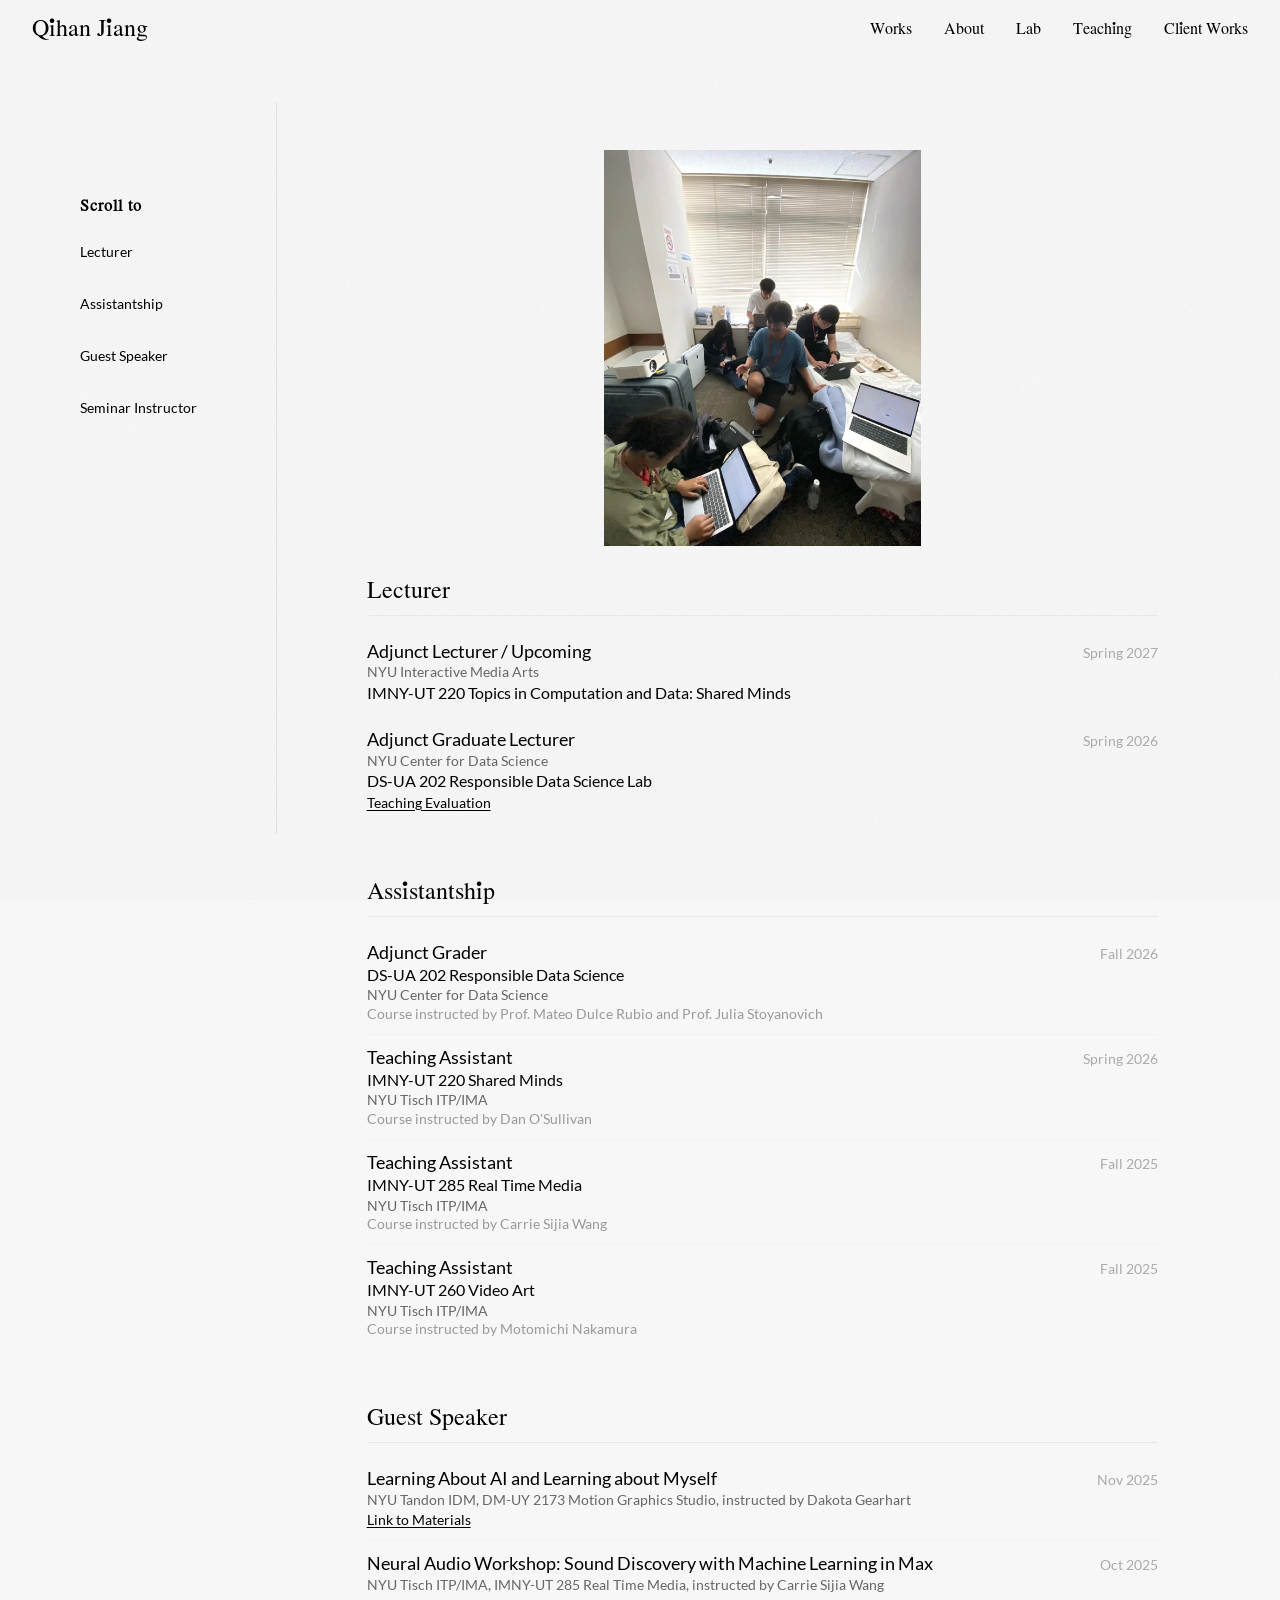
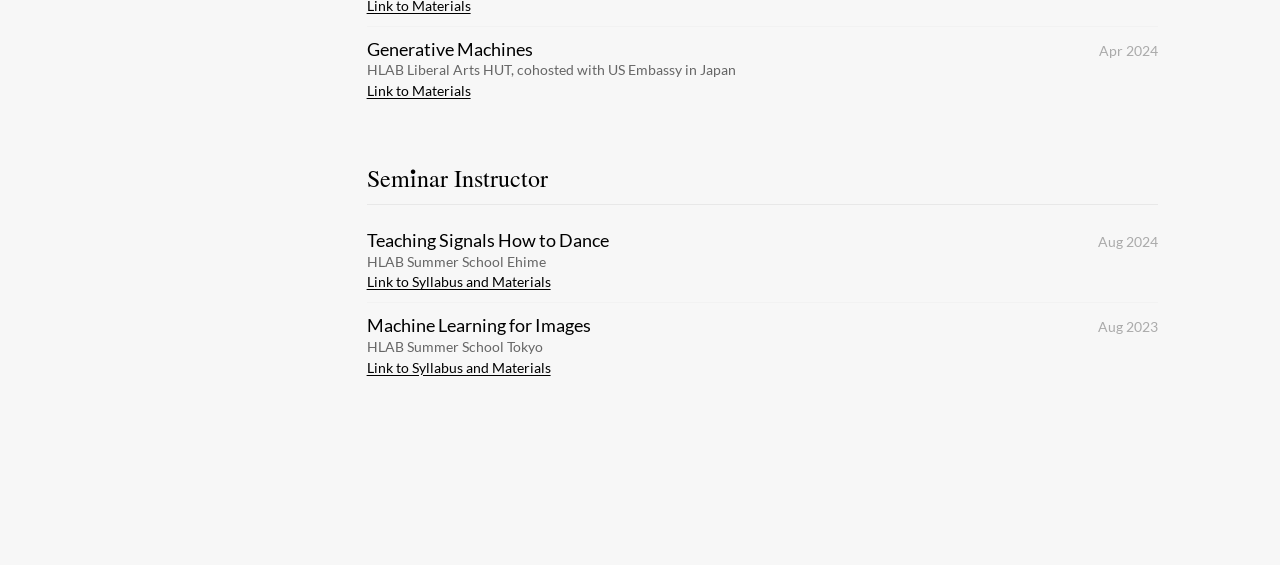
<file: teaching.html>
<!DOCTYPE html>
<html lang="en">
<head>
  <meta charset="UTF-8">
  <meta name="viewport" content="width=device-width, initial-scale=1.0">
  <title>Teaching — Christoff Qihan Jiang</title>
  <link rel="stylesheet" href="css/base.css">
  <link rel="stylesheet" href="css/layout.css">
  <link rel="stylesheet" href="css/nav.css">
  <link rel="stylesheet" href="css/leftBar.css">
  <link rel="stylesheet" href="css/teaching.css">
  <script src="js/generateBackground.js"></script>
  <link rel="stylesheet" href="css/responsive.css">
</head>
<body class="teaching-page">

  <div id="nav"></div>
  <script src="js/nav.js"></script>

  <div class="main-container">

    <script src="js/leftBar.js"></script>
    <script>
      const sections = ['Lecturer', 'Assistantship', 'Guest Speaker', 'Seminar Instructor'];
      document.querySelector('.main-container').prepend(createLeftBar(sections));
    </script>
    

    <div class="teaching-container">

    <div class="teaching-figure-container">
      <img src="assets/teaching/hlab.webp" alt="HLAB Image">
    </div>

    <!-- Lecturer -->
    <section class="teaching-section">
      <h1 class="section-label">Lecturer</h1>

      <div class="teaching-entry">
        <div class="entry-body">
          <div class="entry-role">Adjunct Lecturer  / Upcoming</div>
          <div class="entry-school">NYU Interactive Media Arts</div>
          <div class="entry-course">IMNY-UT 220 Topics in Computation and Data: Shared Minds</div>
        </div>
        <div class="entry-date">Spring 2027</div>
      </div>

      <div class="teaching-entry">
        <div class="entry-body">
          <div class="entry-role">Adjunct Graduate Lecturer</div>
          <div class="entry-school">NYU Center for Data Science</div>
          <div class="entry-course">DS-UA 202 Responsible Data Science Lab</div>
          <div class="entry-links">
            <a href="https://drive.google.com/file/d/1IdsAVjbHW5do3fP4LoEIJmSIRTXXUJ-a/view?usp=drive_link">Teaching Evaluation</a>
          </div>
        </div>
        <div class="entry-date">Spring 2026</div>
      </div>
    </section>

    <!-- Teaching Assistant -->
    <section class="teaching-section">
      <h1 class="section-label">Assistantship</h1>

      <div class="teaching-entry">
        <div class="entry-body">
          <div class="entry-role">Adjunct Grader</div>
          <div class="entry-course">DS-UA 202 Responsible Data Science</div>
          <div class="entry-school">NYU Center for Data Science</div>
          <div class="entry-instructor">Course instructed by Prof. Mateo Dulce Rubio and Prof. Julia Stoyanovich</div>
        </div>
        <div class="entry-date">Fall 2026</div>
      </div>

      <div class="teaching-entry">
        <div class="entry-body">
          <div class="entry-role">Teaching Assistant</div>
          <div class="entry-course">IMNY-UT 220 Shared Minds</div>
          <div class="entry-school">NYU Tisch ITP/IMA</div>
          <div class="entry-instructor">Course instructed by Dan O'Sullivan</div>
        </div>
        <div class="entry-date">Spring 2026</div>
      </div>

      <div class="teaching-entry">
        <div class="entry-body">
          <div class="entry-role">Teaching Assistant</div>
          <div class="entry-course">IMNY-UT 285 Real Time Media</div>
          <div class="entry-school">NYU Tisch ITP/IMA</div>
          <div class="entry-instructor">Course instructed by Carrie Sijia Wang</div>
        </div>
        <div class="entry-date">Fall 2025</div>
      </div>

      <div class="teaching-entry">
        <div class="entry-body">
          <div class="entry-role">Teaching Assistant</div>
          <div class="entry-course">IMNY-UT 260 Video Art</div>
          <div class="entry-school">NYU Tisch ITP/IMA</div>
          <div class="entry-instructor">Course instructed by Motomichi Nakamura</div>
        </div>
        <div class="entry-date">Fall 2025</div>
      </div>
    </section>

    <!-- Guest Speaker -->
    <section class="teaching-section">
      <h1 class="section-label">Guest Speaker</h1>

      <div class="teaching-entry">
        <div class="entry-body">
          <div class="entry-role">Learning About AI and Learning about Myself</div>
          <div class="entry-school">NYU Tandon IDM, DM-UY 2173 Motion Graphics Studio, instructed by Dakota Gearhart</div>
          <div class="entry-links"><a href="https://www.figma.com/deck/PbTpNkvlMSyJjUqFdGBeyT/Motion-Graphics-Studio-Presentation?node-id=1-42&t=zwP7RQWk4v2J2zoD-1&scaling=min-zoom&content-scaling=fixed&page-id=0%3A1">Link to Materials</a></div>
        </div>
        <div class="entry-date">Nov 2025</div>
      </div>

      <div class="teaching-entry">
        <div class="entry-body">
          <div class="entry-role">Neural Audio Workshop: Sound Discovery with Machine Learning in Max</div>
          <div class="entry-school">NYU Tisch ITP/IMA, IMNY-UT 285 Real Time Media, instructed by Carrie Sijia Wang</div>
          <div class="entry-links"><a href="https://drive.google.com/drive/folders/11ZFavBh5_F3Ws_4n26GaPE5AsyfCVhFk?usp=sharing">Link to Materials</a></div>
        </div>
        <div class="entry-date">Oct 2025</div>
      </div>

      <div class="teaching-entry">
        <div class="entry-body">
          <div class="entry-role">Generative Machines</div>
          <div class="entry-school">HLAB Liberal Arts HUT, cohosted with US Embassy in Japan</div>
          <div class="entry-links"><a href="https://docs.google.com/presentation/d/1UxQJTAIUMFuIGe1QBT77T38FA569mMlpcNFYFN6Lcdk/edit?usp=sharing">Link to Materials</a></div>
        </div>
        <div class="entry-date">Apr 2024</div>
      </div>
    </section>

    <!-- Seminar Instructor -->
    <section class="teaching-section">
      <h1 class="section-label">Seminar Instructor</h1>

      <div class="teaching-entry">
        <div class="entry-body">
          <div class="entry-role">Teaching Signals How to Dance</div>
          <div class="entry-school">HLAB Summer School Ehime</div>
          <div class="entry-links"><a href="https://drive.google.com/drive/u/0/folders/1pxQ6idS0e_pVMK04deZ-Fj0FUrUFTvf4">Link to Syllabus and Materials</a></div>
        </div>
        <div class="entry-date">Aug 2024</div>
      </div>

      <div class="teaching-entry">
        <div class="entry-body">
          <div class="entry-role">Machine Learning for Images</div>
          <div class="entry-school">HLAB Summer School Tokyo</div>
          <div class="entry-links"><a href="https://drive.google.com/drive/folders/1_sjJu2KTHArvM69PvfOvmbY5W7M4bvhN?usp=drive_link">Link to Syllabus and Materials</a></div>
        </div>
        <div class="entry-date">Aug 2023</div>
      </div>
    </section>

    </div>
  </div>

  <script src="js/worksContentFadeIn.js"></script>
  <script>
    animateFadeIn(document.querySelectorAll('.teaching-section'), 0.15);
  </script>
</body>
</html>
</file>
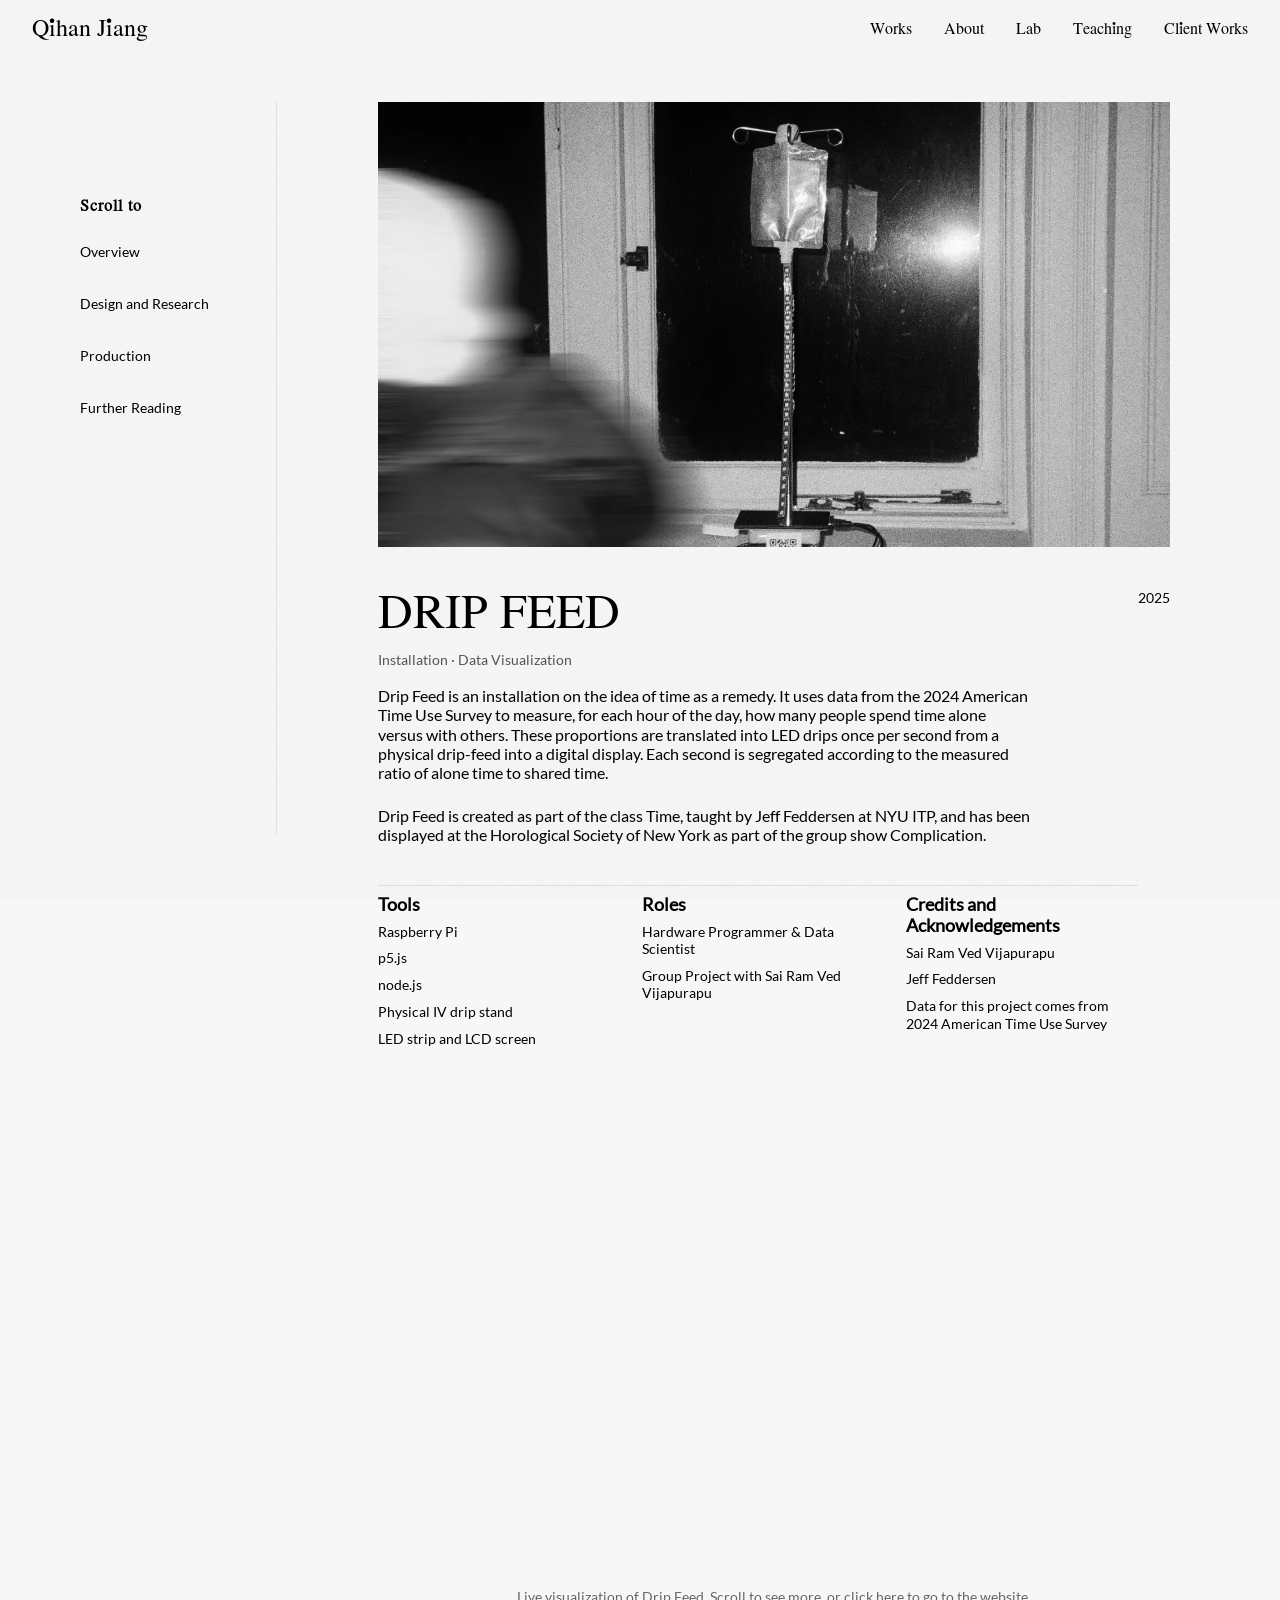
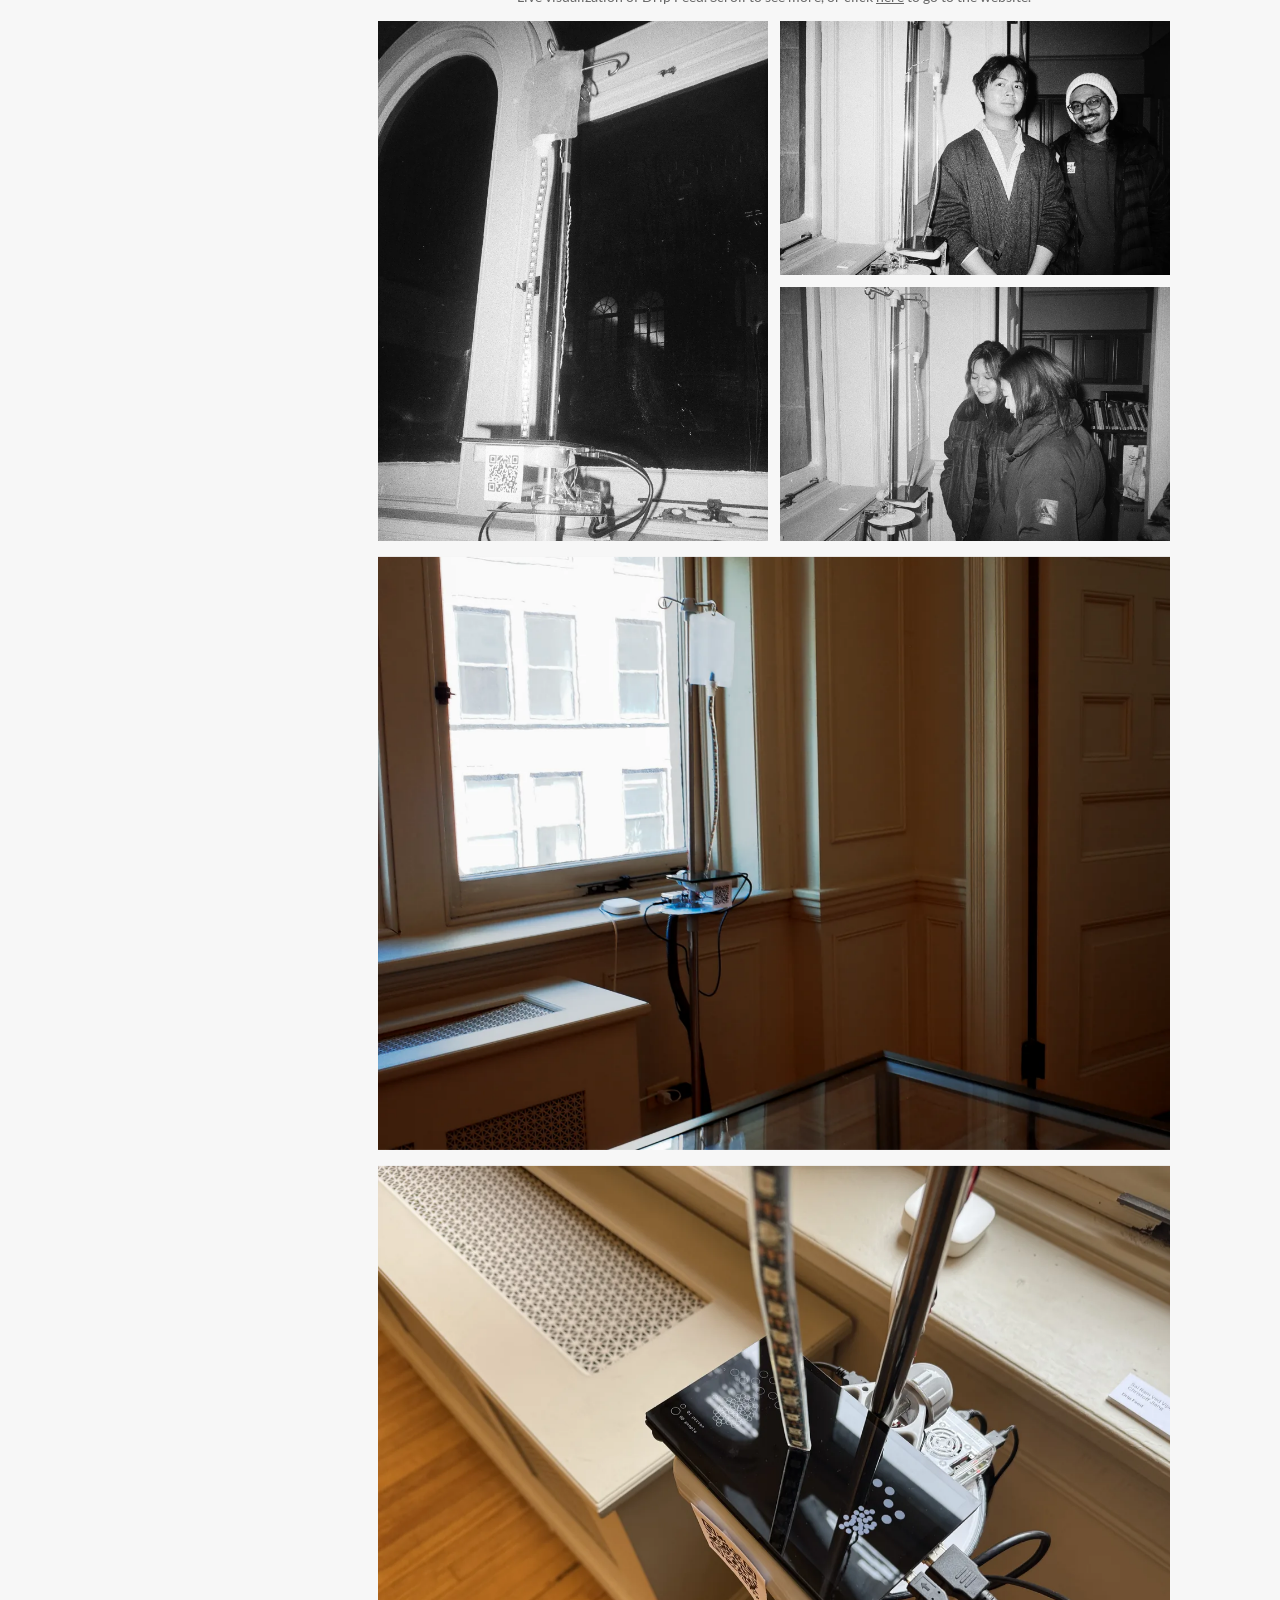
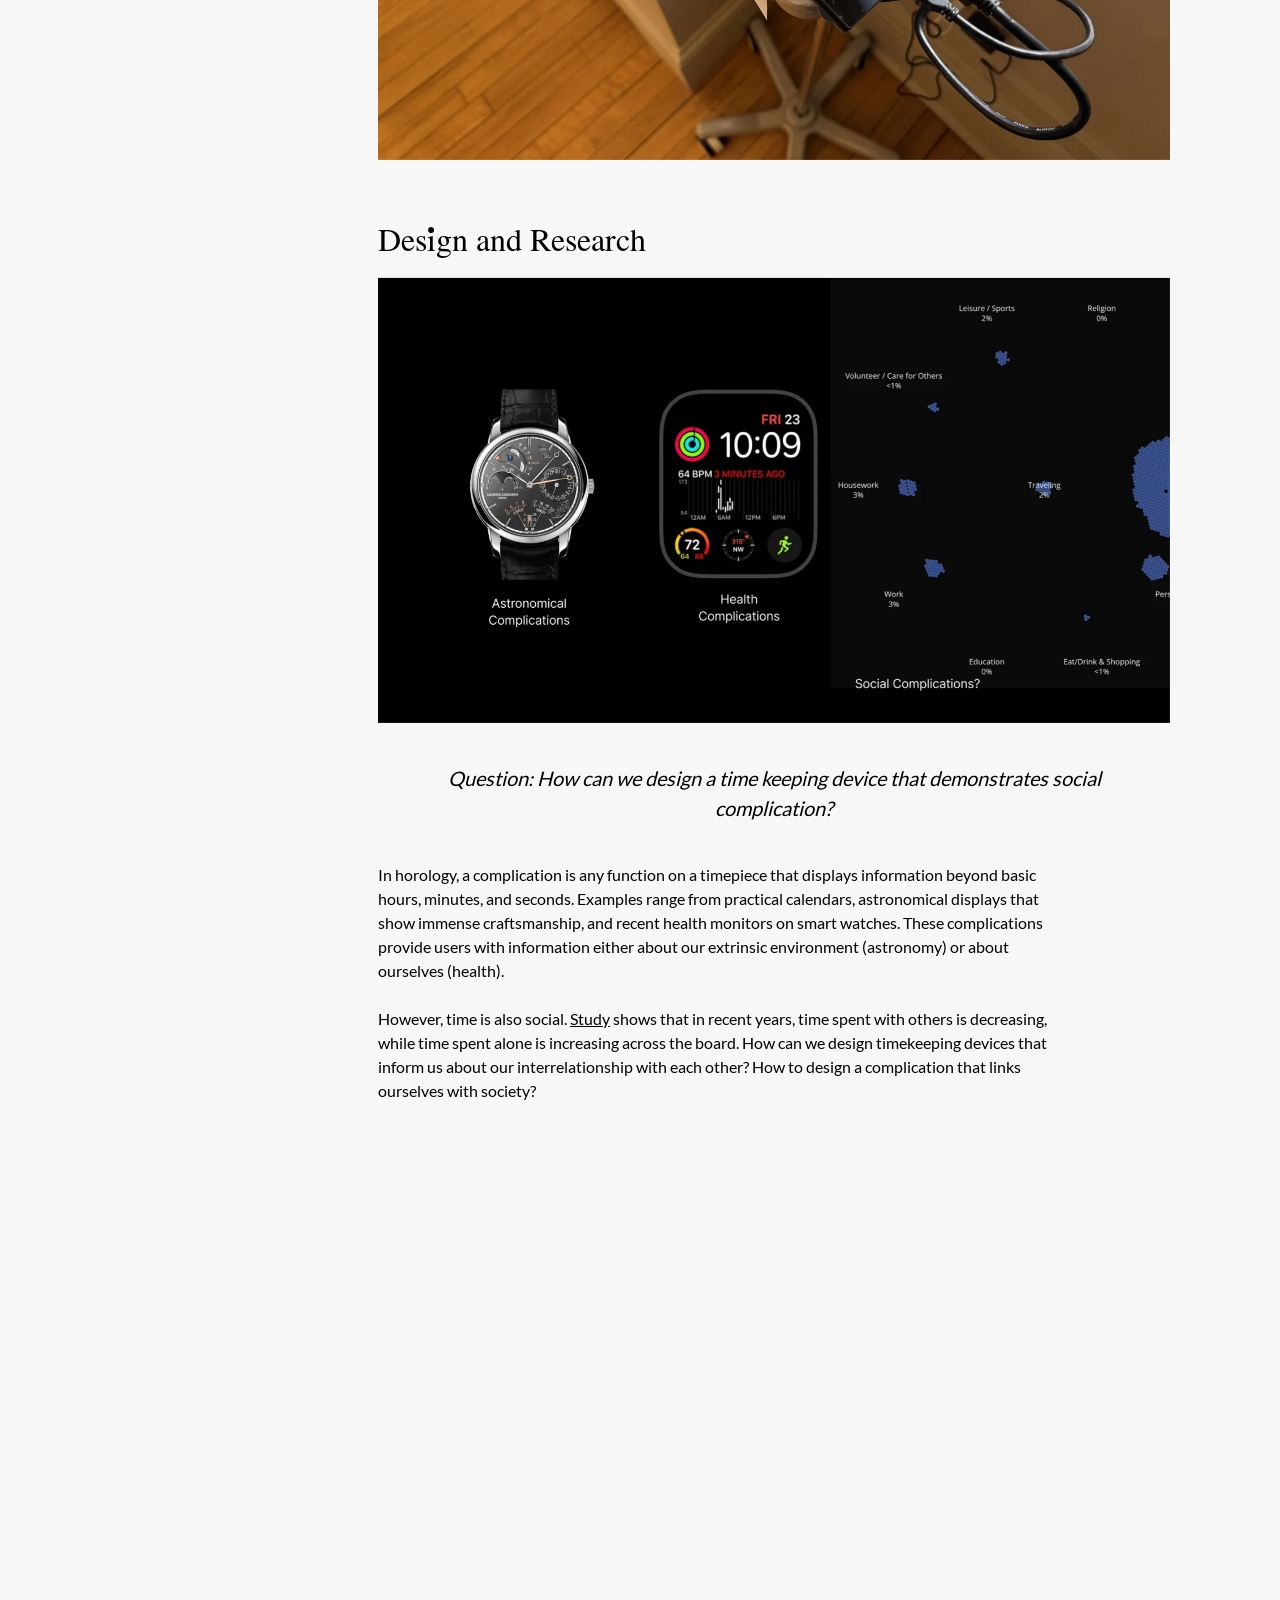
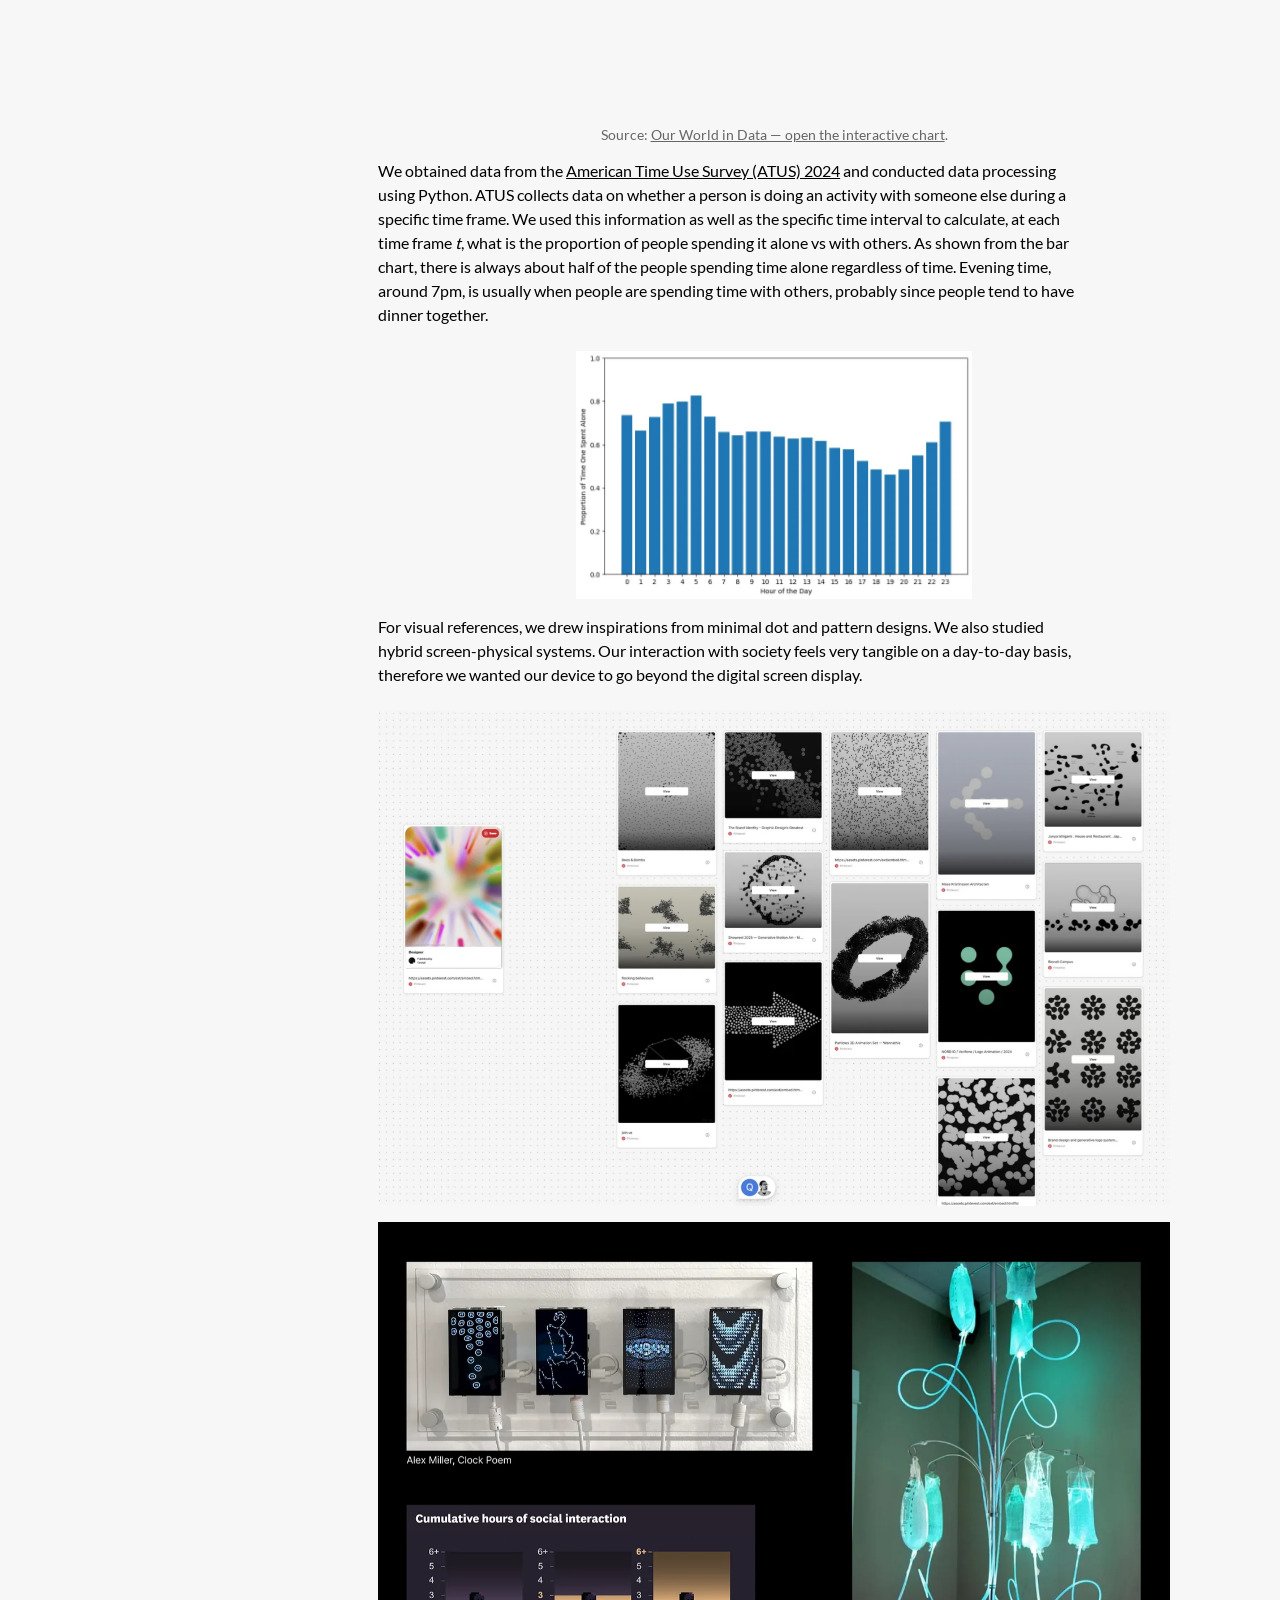
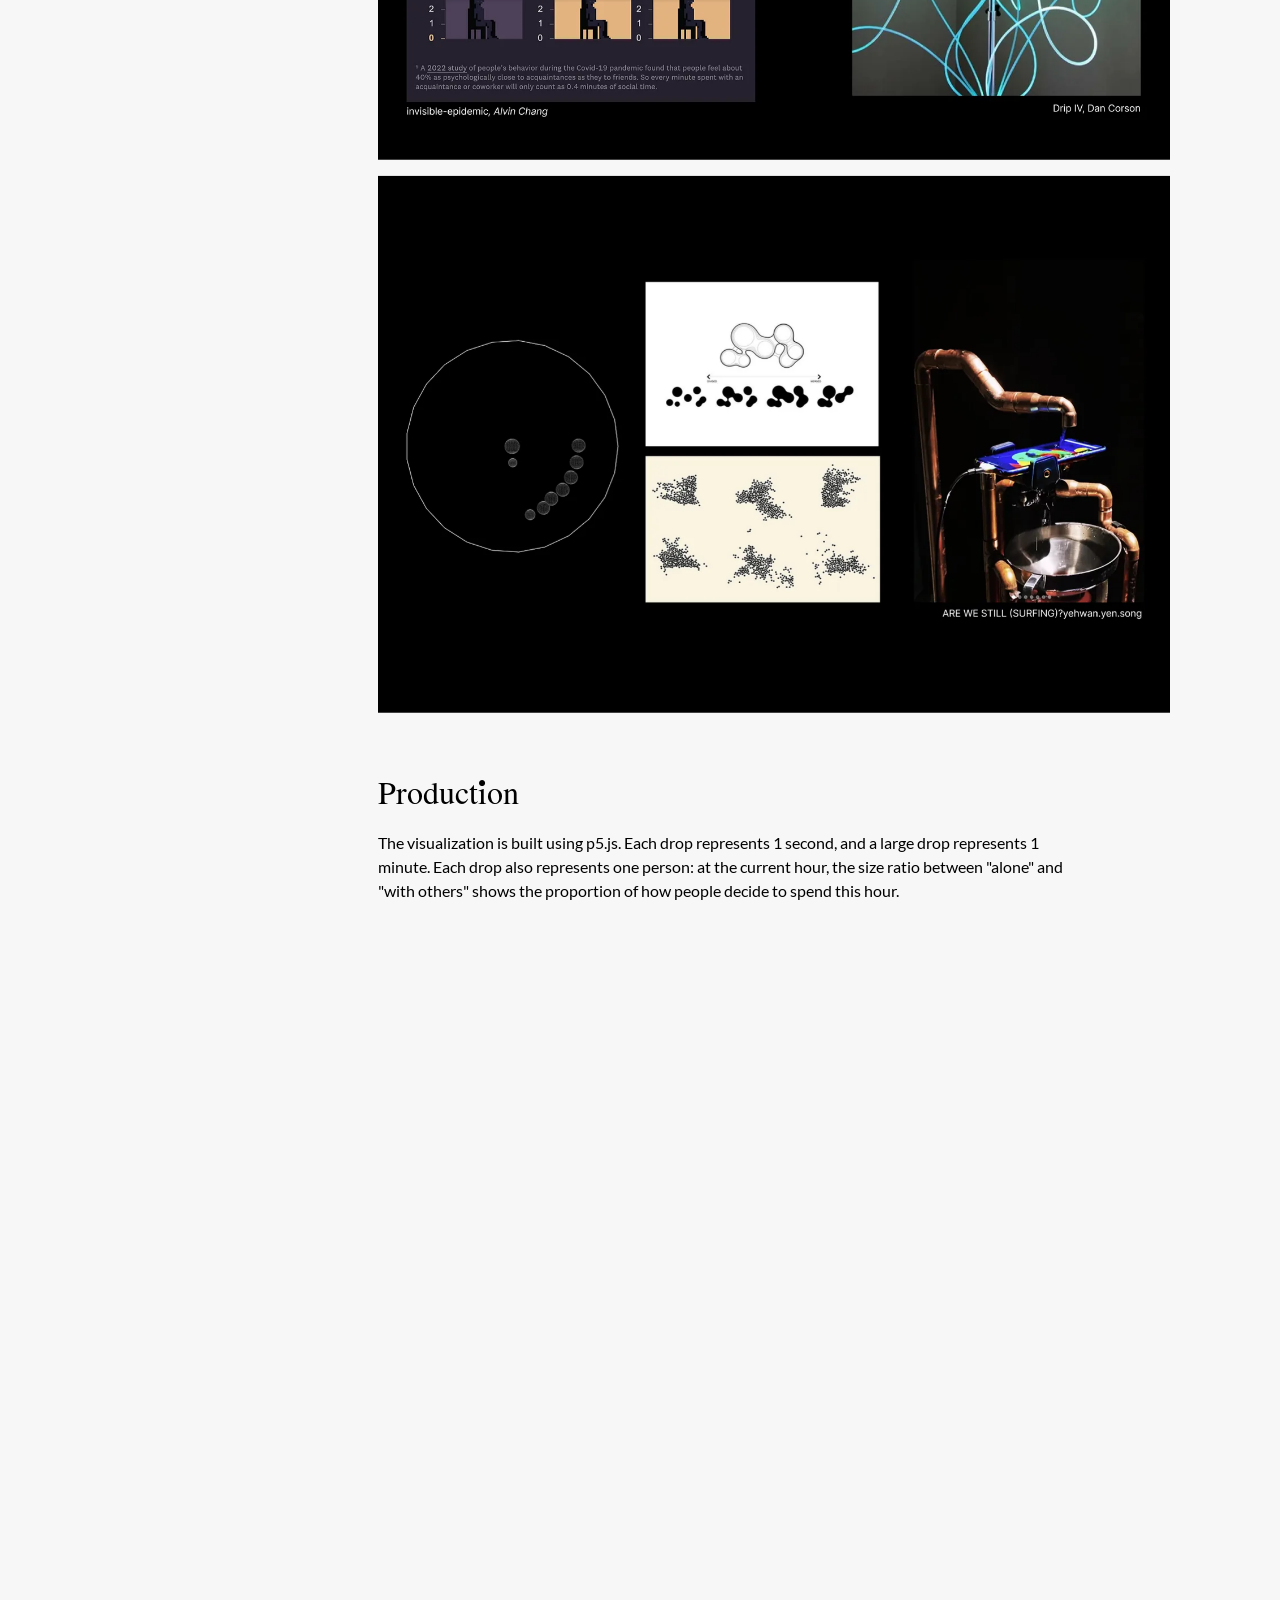
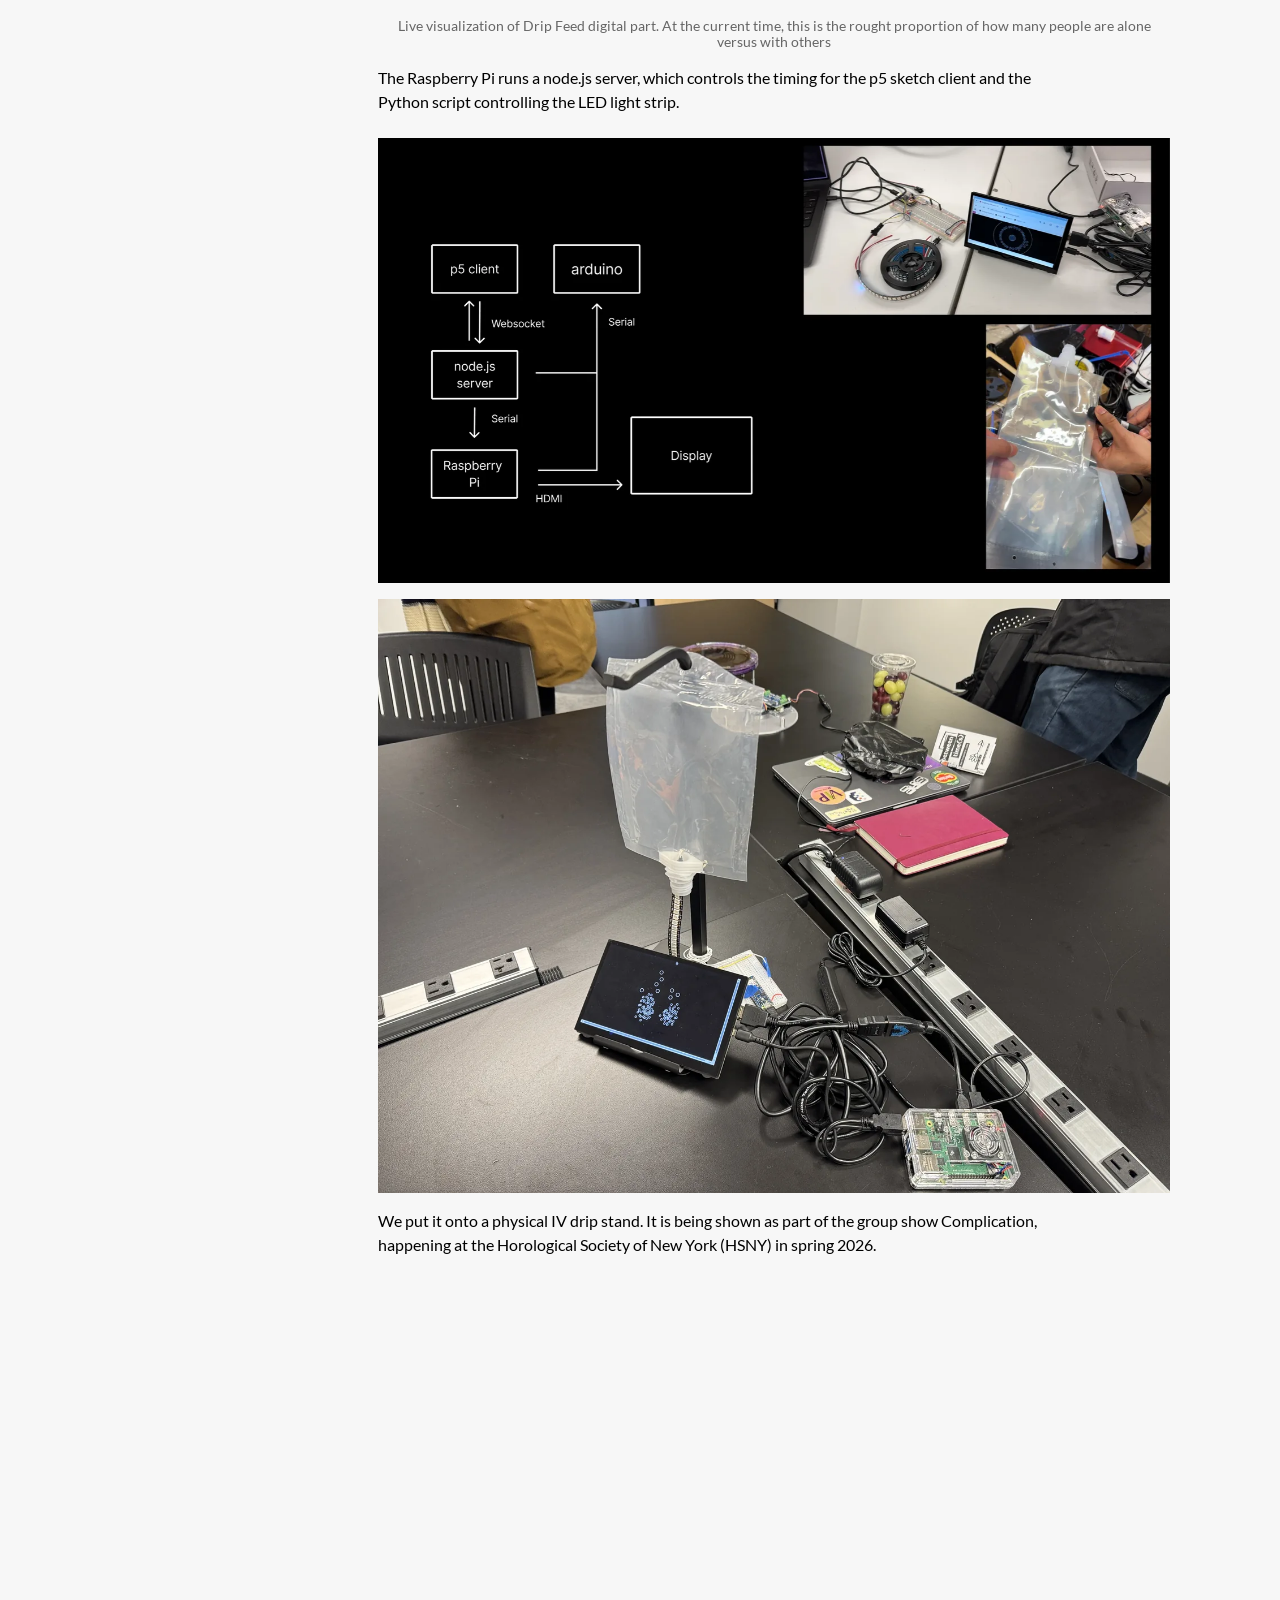
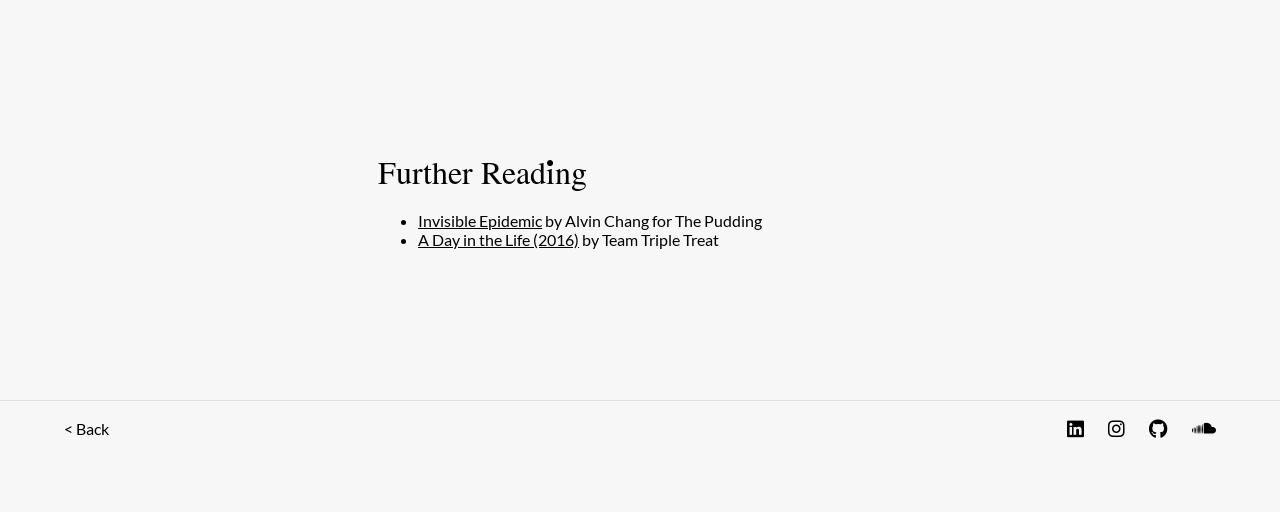
<file: works/drip-feed.html>
<!DOCTYPE html>
<html lang="en">
<head>
  <meta charset="UTF-8">
  <meta name="viewport" content="width=device-width, initial-scale=1.0">
  <title>Drip Feed</title>
  <link rel="stylesheet" href="../css/base.css">
  <link rel="stylesheet" href="../css/layout.css">
  <link rel="stylesheet" href="../css/nav.css">
  <link rel="stylesheet" href="../css/leftBar.css">
  <link rel="stylesheet" href="../css/works/works-base.css">
  <link rel="stylesheet" href="../css/works/drip-feed.css">
  <link rel="stylesheet" href="../css/footer.css">
  <script src="../js/generateBackground.js"></script>
  <link rel="stylesheet" href="../css/responsive.css">

  <!-- Font Awesome -->
  <link rel="stylesheet" href="https://cdnjs.cloudflare.com/ajax/libs/font-awesome/6.5.0/css/all.min.css">
</head>

<body class="work-page">
  <div id="nav"></div>
  <script src="../js/nav.js"></script>

  <div class="main-container">

    <!-- Left bar -->
    <script src="../js/leftBar.js"></script>
    <script>
      document.addEventListener('DOMContentLoaded', () => {
        document.querySelector('.main-container').prepend(createLeftBar());
      });
    </script>

    <div class="works-content">

      <!-- Banner -->
      <div class="banner-container">
        <img src="../assets/works/drip-feed/banner.webp" alt="Drip Feed Banner" class="banner">
      </div>

      <!-- Project brief -->
      <script src="../js/generateProjectBrief.js"></script>
      <script src="../js/worksContentFadeIn.js"></script>
      <script>
        (async () => {
          await generateProjectBrief(
            "Drip Feed",
            `Drip Feed is an installation on the idea of time as a remedy. It uses data from the 2024 American Time Use Survey to measure, for each hour of the day, how many people spend time alone versus with others. These proportions are translated into LED drips once per second from a physical drip-feed into a digital display. Each second is segregated according to the measured ratio of alone time to shared time.`,
            `Drip Feed is created as part of the class Time, taught by Jeff Feddersen at NYU ITP, and has been displayed at the Horological Society of New York as part of the group show Complication.`,
            ["Raspberry Pi", "p5.js", "node.js", "Physical IV drip stand", "LED strip and LCD screen"],
            ["Hardware Programmer & Data Scientist","Group Project with Sai Ram Ved Vijapurapu"],
            ["Sai Ram Ved Vijapurapu", "Jeff Feddersen", "Data for this project comes from 2024 American Time Use Survey"]
          );
          animateFadeIn(document.querySelector('.works-content')?.children ?? [], 0.15);
        })();
      </script>

      <div class="content-container">

        <!-- Display counter -->
        <figure class="content-figure-container">
          <iframe class="content-video" src="https://sairamved.github.io/drip-feed/" allowfullscreen></iframe>
          <figcaption>Live visualization of Drip Feed. Scroll to see more, or click <a href="https://sairamved.github.io/drip-feed/" target="_blank">here</a> to go to the website.</figcaption>
        </figure>

        <div class="fig-grid fig-grid-1">
          <figure class="content-figure-container">
            <img src="../assets/works/drip-feed/docimg-3.webp" alt="Drip Feed">
          </figure>
          <figure class="content-figure-container">
            <img src="../assets/works/drip-feed/docimg-4.webp" alt="Drip Feed">
          </figure>
          <figure class="content-figure-container">
            <img src="../assets/works/drip-feed/docimg-5.webp" alt="Drip Feed">
          </figure>
        </div>

        <figure class="content-figure-container">
          <img src="../assets/works/drip-feed/docimg-1.webp" alt="Drip Feed">
        </figure>

        <figure class="content-figure-container">
          <img src="../assets/works/drip-feed/docimg-2.webp" alt="Drip Feed">
        </figure>



        <!-- Design and Research -->
        <h1 class="content-title">Design and Research</h1>

        <figure class="content-figure-container">
          <img src="../assets/works/drip-feed/complications.webp" alt="Complications">
        </figure>

        <div class="call-out-container">
          <p>Question: How can we design a time keeping device that demonstrates social complication?</p>
        </div>

        <p >
          In horology, a complication is any function on a timepiece that displays information beyond basic hours, minutes, and seconds. Examples range from practical calendars, astronomical displays that show immense craftsmanship, and recent health monitors on smart watches. These complications provide users with information either about our extrinsic environment (astronomy) or about ourselves (health).
        </p>
        <p >
          However, time is also social. <a href="https://ourworldindata.org/grapher/who-americans-spend-their-time-with?country=~15-29+years" target="_blank">Study</a> shows that in recent years, time spent with others is decreasing, while time spent alone is increasing across the board. How can we design timekeeping devices that inform us about our interrelationship with each other? How to design a complication that links ourselves with society?
        </p>

        <figure class="content-figure-container">
          <iframe
            class="website-embed"
            src="https://ourworldindata.org/grapher/who-americans-spend-their-time-with"
            title="Who Americans spend their time with — ages 15–29"
            loading="lazy"
            allow="web-share; clipboard-write"
          ></iframe>
          <figcaption>Source: <a href="https://ourworldindata.org/grapher/who-americans-spend-their-time-with?country=~15-29+years" target="_blank" rel="noopener noreferrer">Our World in Data — open the interactive chart</a>.</figcaption>
        </figure>

        <p >
          We obtained data from the <a href="https://www.bls.gov/tus/" target="_blank">American Time Use Survey (ATUS) 2024</a> and conducted data processing using Python. ATUS collects data on whether a person is doing an activity with someone else during a specific time frame. We used this information as well as the specific time interval to calculate, at each time frame <em>t</em>, what is the proportion of people spending it alone vs with others. As shown from the bar chart, there is always about half of the people spending time alone regardless of time. Evening time, around 7pm, is usually when people are spending time with others, probably since people tend to have dinner together.
        </p>

        <figure class="content-figure-container fig-half">
          <img src="../assets/works/drip-feed/alone-barchart.webp" alt="Alone vs With Others">
        </figure>

        <p >
          For visual references, we drew inspirations from minimal dot and pattern designs. We also studied hybrid screen-physical systems. Our interaction with society feels very tangible on a day-to-day basis, therefore we wanted our device to go beyond the digital screen display.
        </p>


        <figure class="content-figure-container">
        <img src="../assets/works/drip-feed/references1.webp" alt="Reference">
        </figure>
        <figure class="content-figure-container">
        <img src="../assets/works/drip-feed/references2.webp" alt="Reference">
        </figure>
        <figure class="content-figure-container">
        <img src="../assets/works/drip-feed/references3.webp" alt="Reference">
        </figure>


        <!-- Production -->
        <h1 class="content-title">Production</h1>

        <p >
          The visualization is built using p5.js. Each drop represents 1 second, and a large drop represents 1 minute. Each drop also represents one person: at the current hour, the size ratio between "alone" and "with others" shows the proportion of how people decide to spend this hour.
        </p>
        <figure class="content-figure-container fig-half">
          <video autoplay loop muted playsinline>
            <source src="../assets/works/drip-feed/software-prototype1.mp4" type="video/mp4">
          </video>
        </figure>



        <figure class="content-figure-container">
          <iframe class="content-video" src="https://sairamved.github.io/drip-feed/#vizCanvas" allowfullscreen></iframe>
          <div class="iframe-block-overlay"></div>
          <figcaption>Live visualization of Drip Feed digital part. At the current time,
            this is the rought proportion of how many people are alone versus with others</figcaption>
        </figure>

        <p >
          The Raspberry Pi runs a node.js server, which controls the timing for the p5 sketch client and the Python script controlling the LED light strip.
        </p>

        <figure class="content-figure-container">
          <img src="../assets/works/drip-feed/diagram.webp" alt="System Diagram">
        </figure>

        <figure class="content-figure-container">
          <img src="../assets/works/drip-feed/prototype3.webp" alt="First Prototype">
        </figure>

        <p >
          We put it onto a physical IV drip stand. It is being shown as part of the group show Complication, happening at the Horological Society of New York (HSNY) in spring 2026.
        </p>

        <div class="fig-grid fig-grid-2">
          <figure class="content-figure-container">
            <video muted loop playsinline autoplay>
              <source src="../assets/works/drip-feed/video1.mp4" type="video/mp4">
            </video>
          </figure>
          <figure class="content-figure-container">
            <video muted loop playsinline autoplay>
              <source src="../assets/works/drip-feed/video2.mp4" type="video/mp4">
            </video>
          </figure>
        </div>

        <!-- Further Reading -->
        <h1 class="content-title">Further Reading</h1>

        <ul>
          <li><a href="https://pudding.cool/2023/09/invisible-epidemic/" target="_blank">Invisible Epidemic</a> by Alvin Chang for The Pudding</li>
          <li><a href="https://ustimeuse.github.io/oneday.html" target="_blank">A Day in the Life (2016)</a> by Team Triple Treat</li>
        </ul>

      </div>
    </div>
  </div>

  <div id="footer"></div>
  <script src="../js/footer.js"></script>
</body>
</html>
</file>
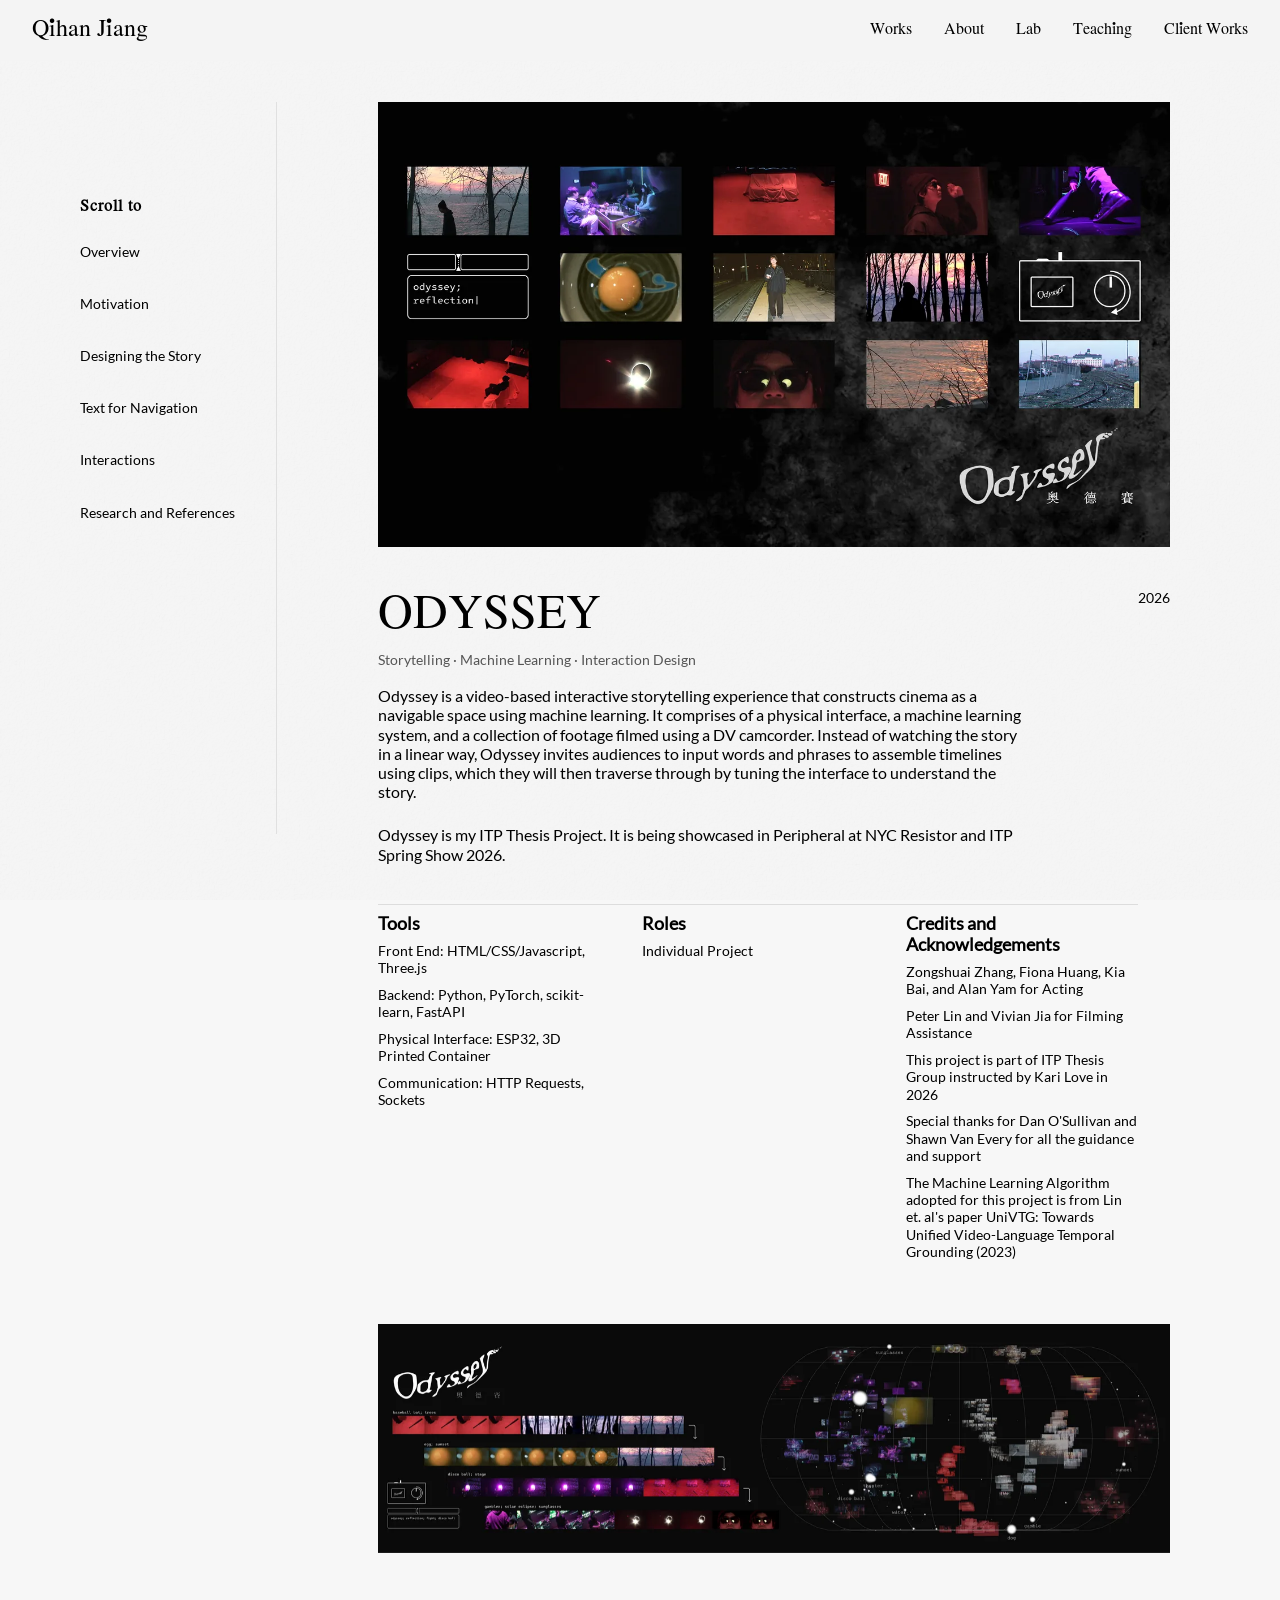
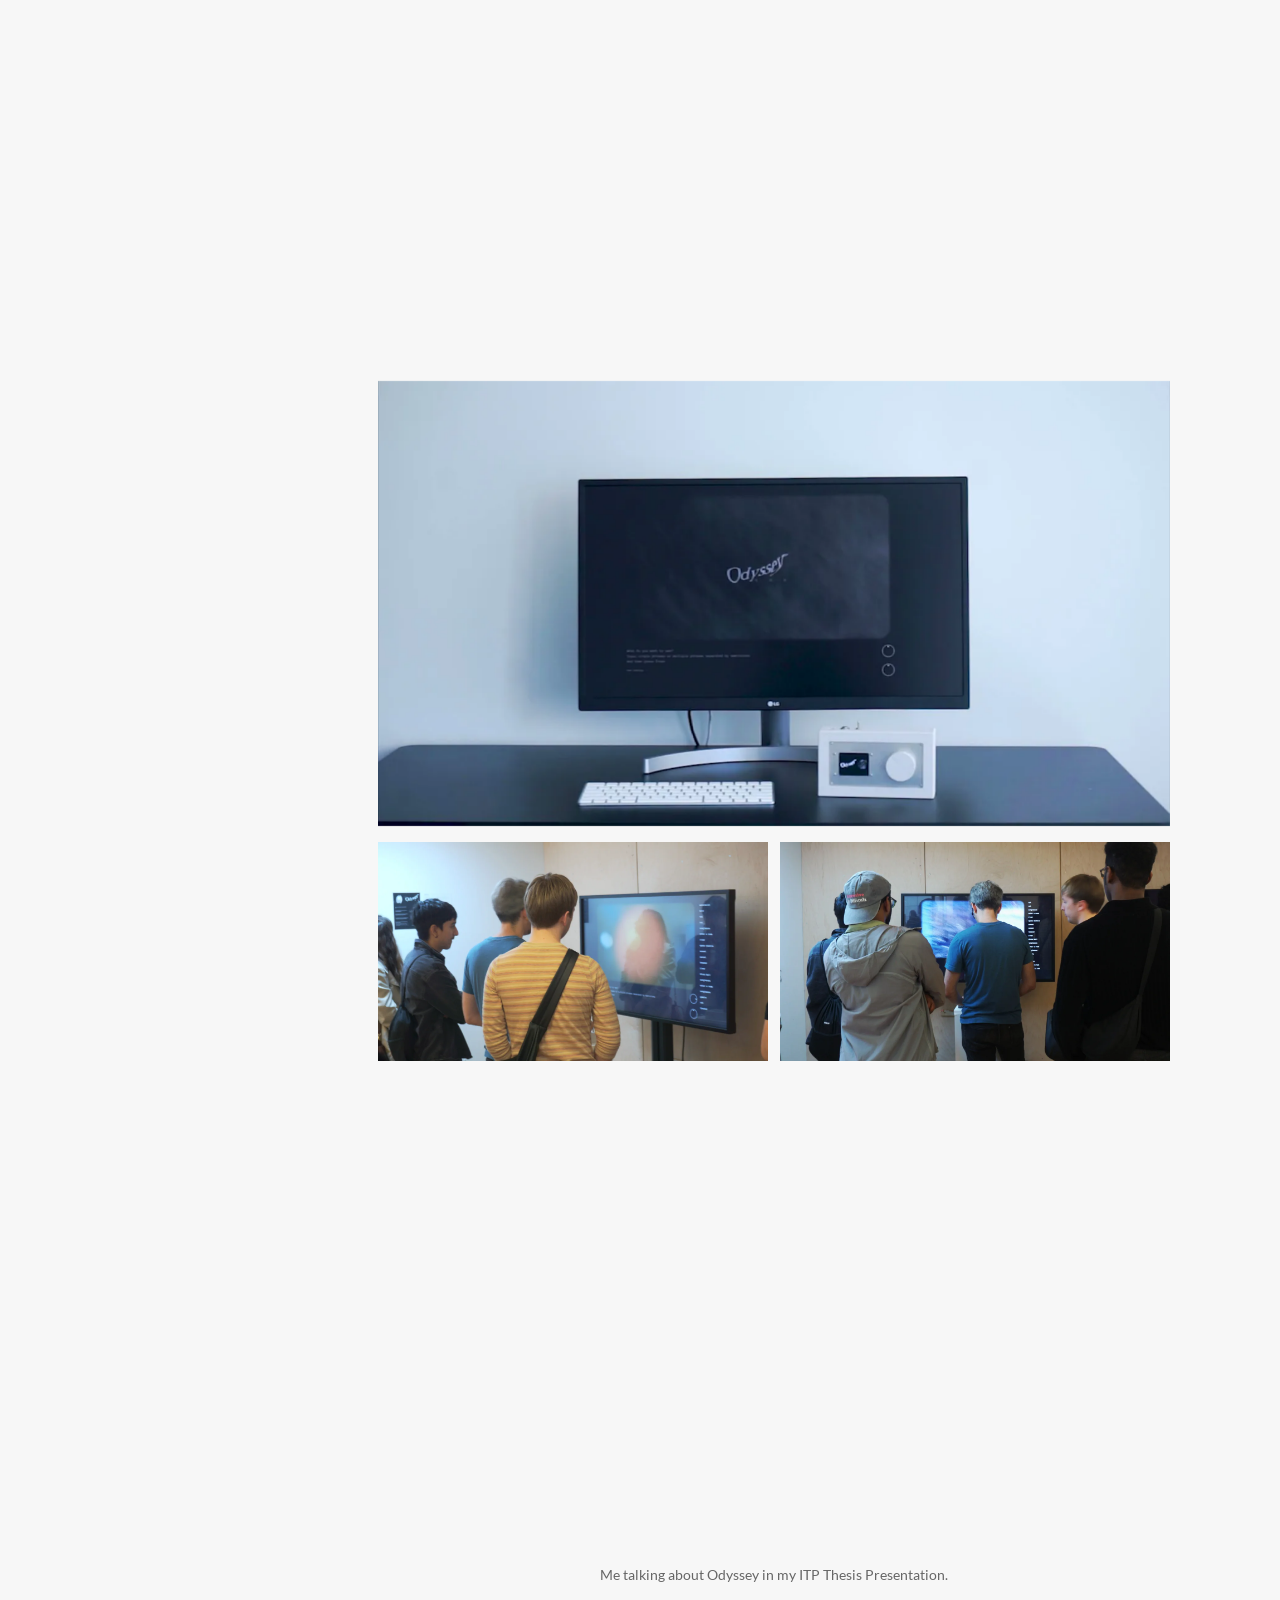
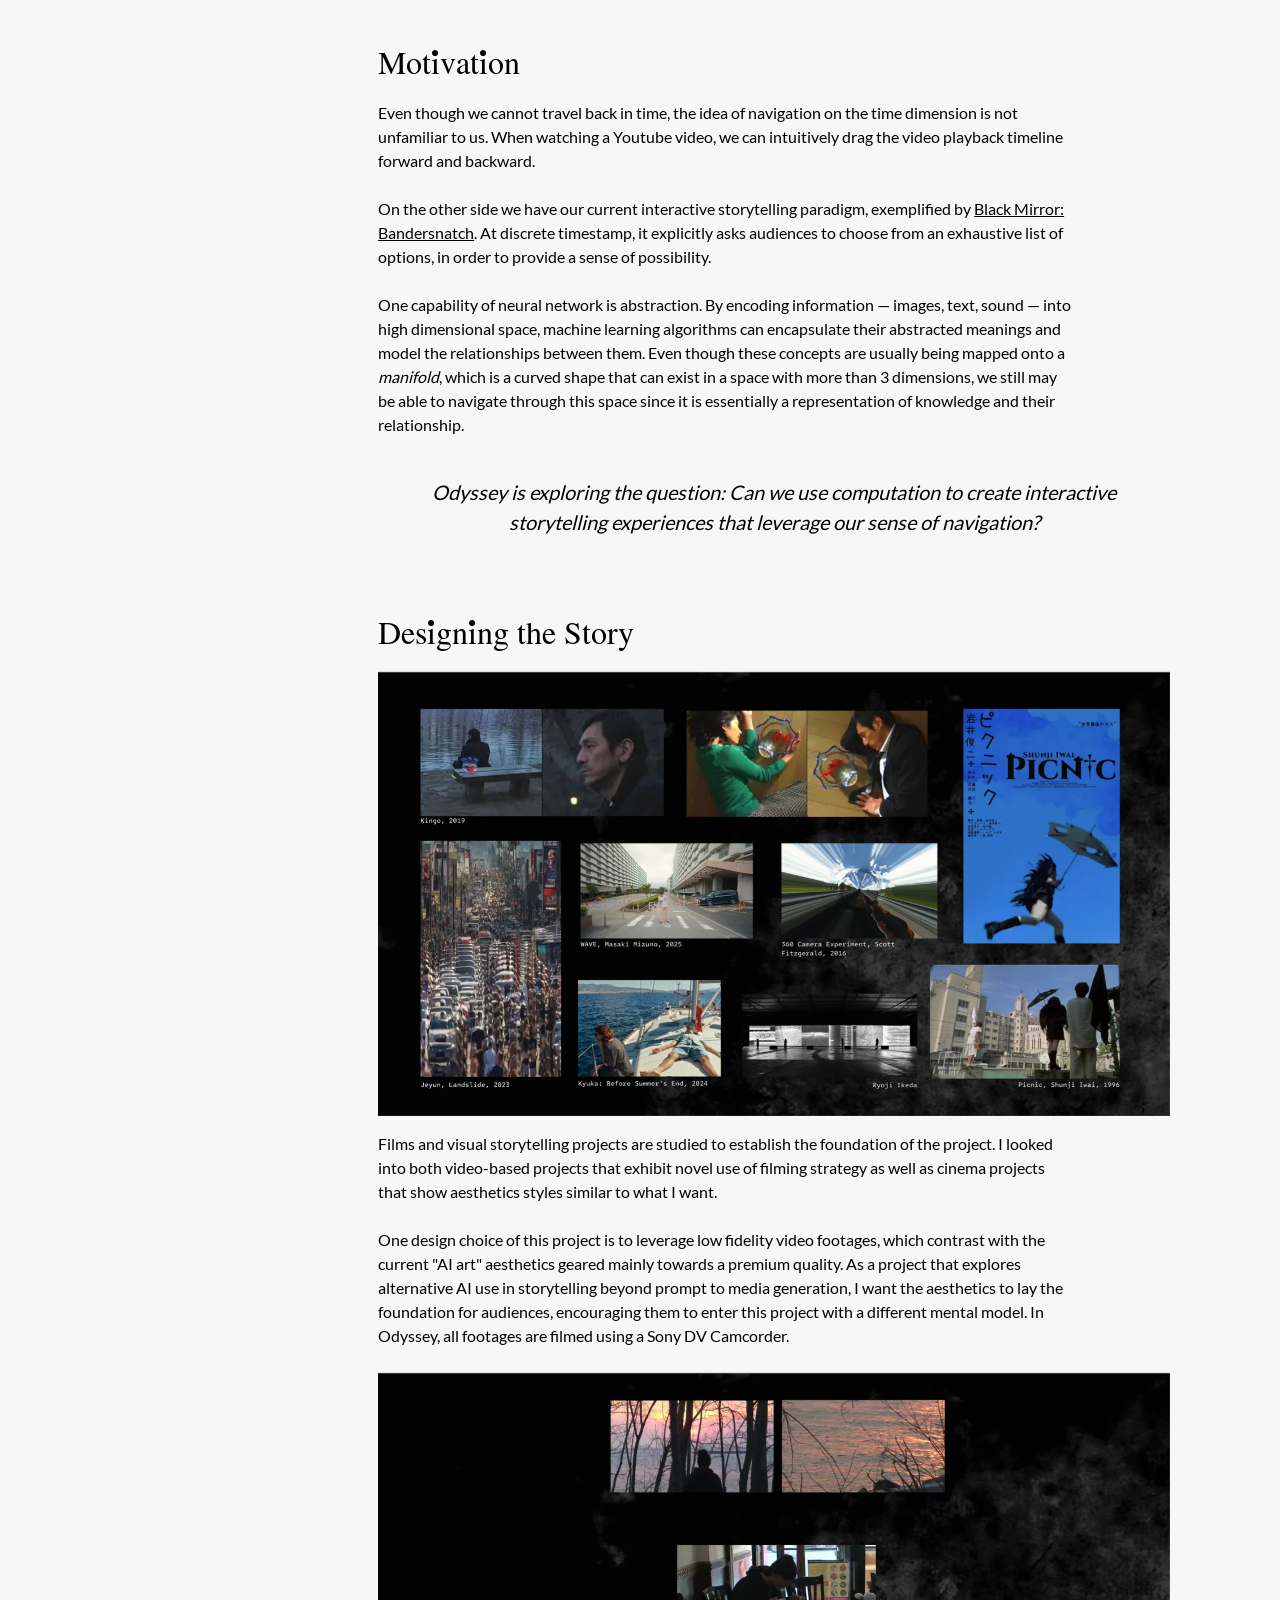
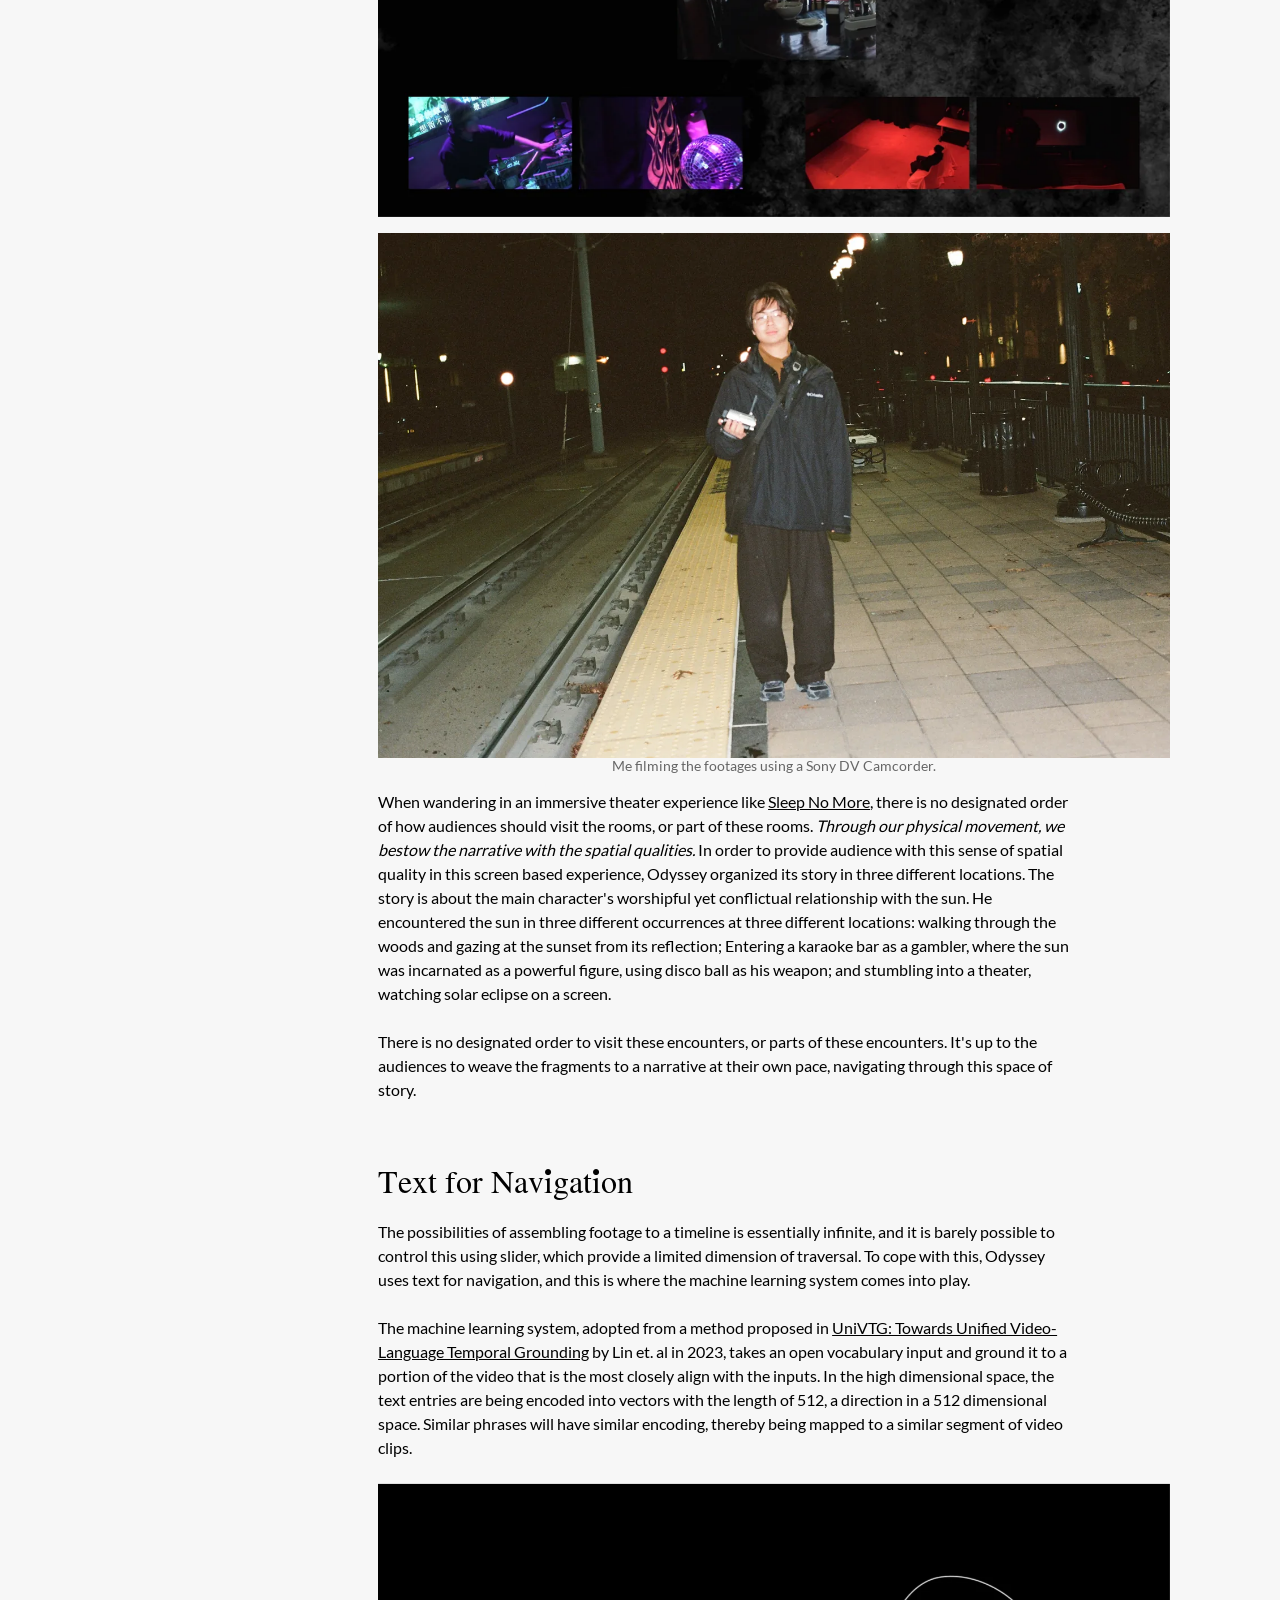
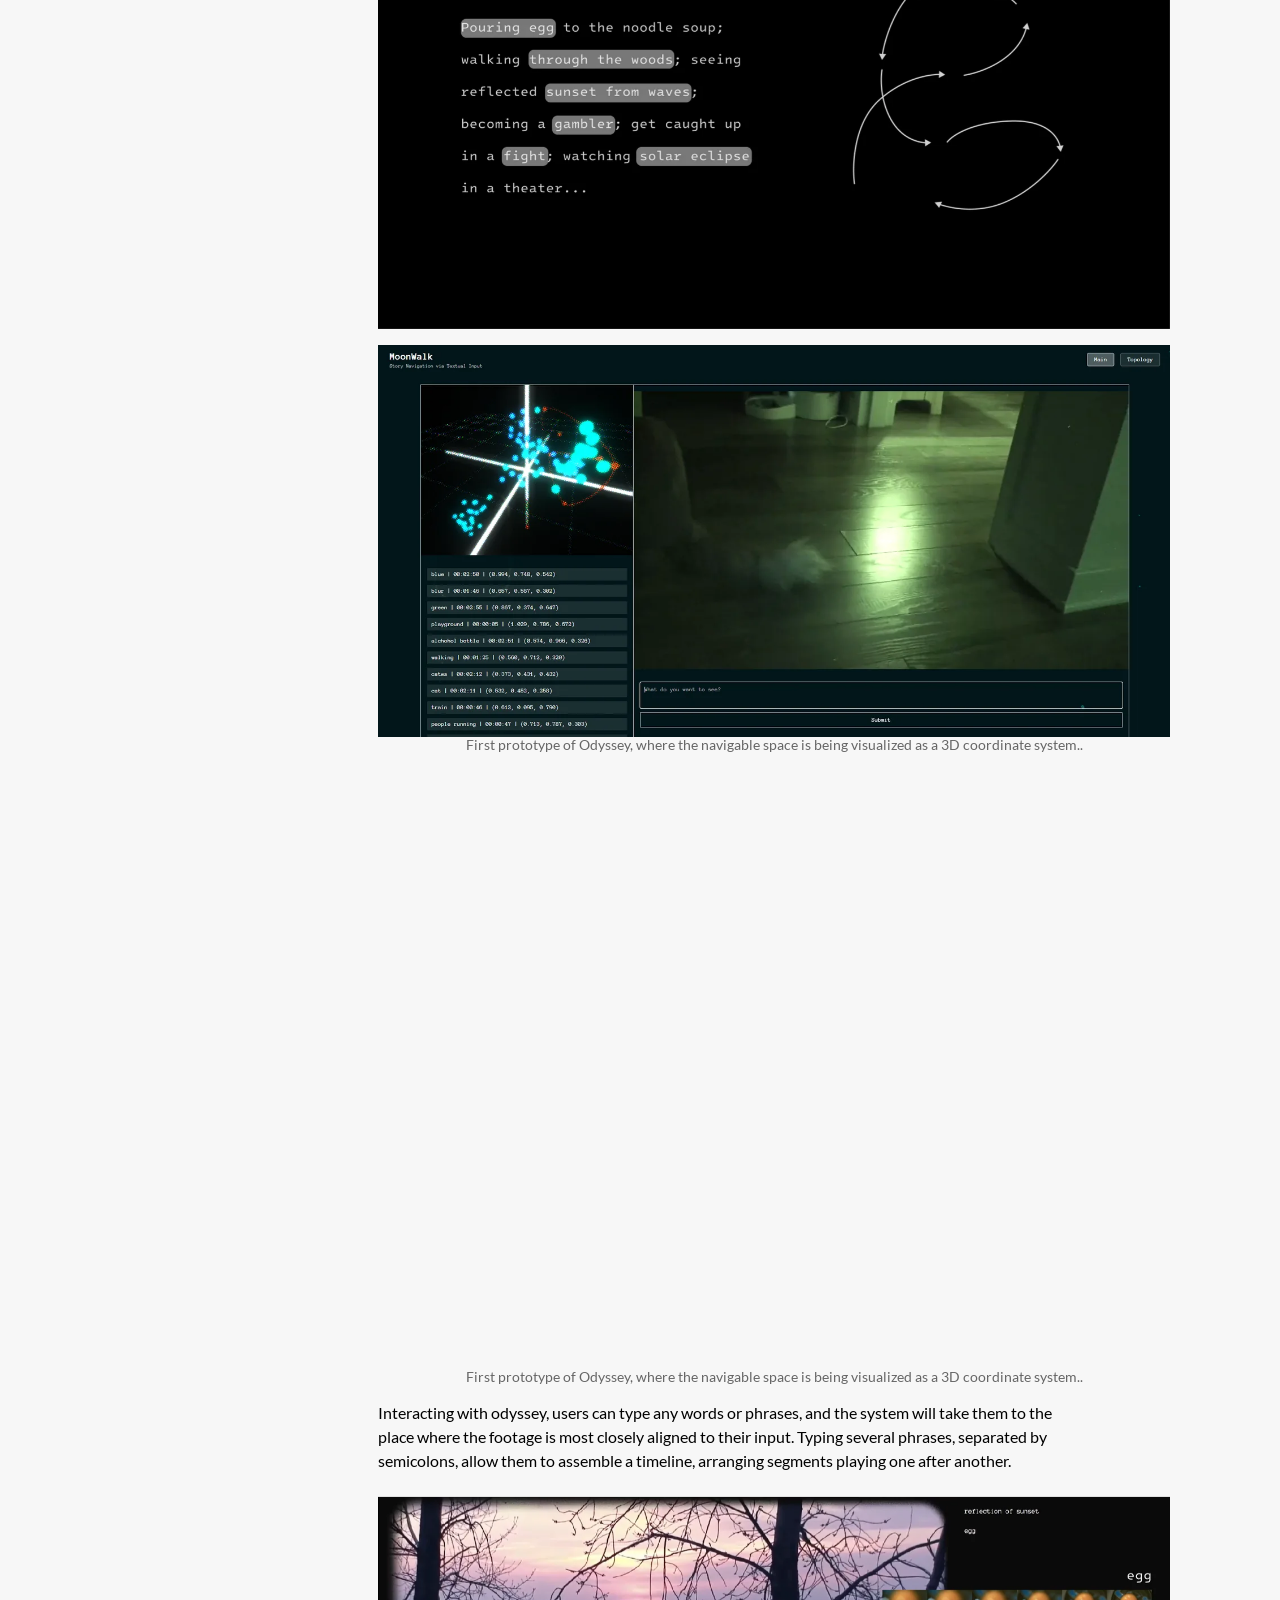
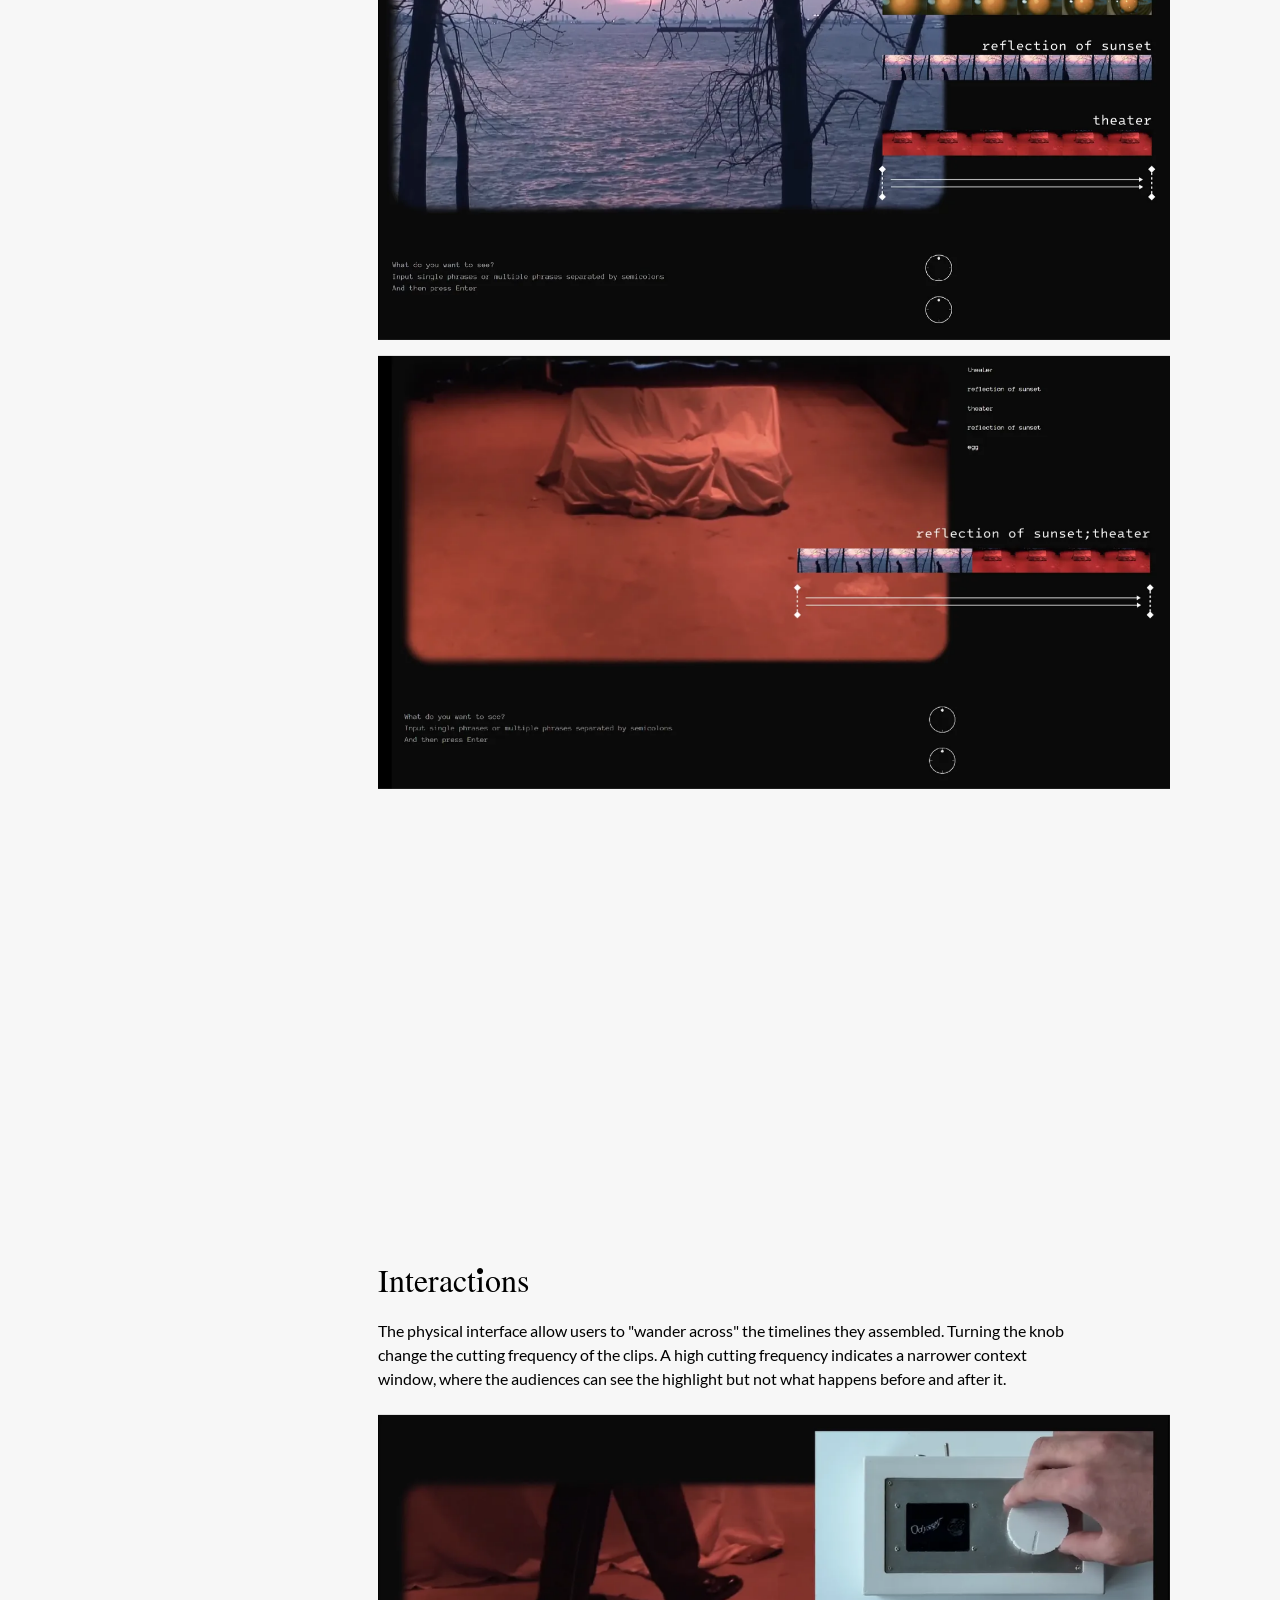
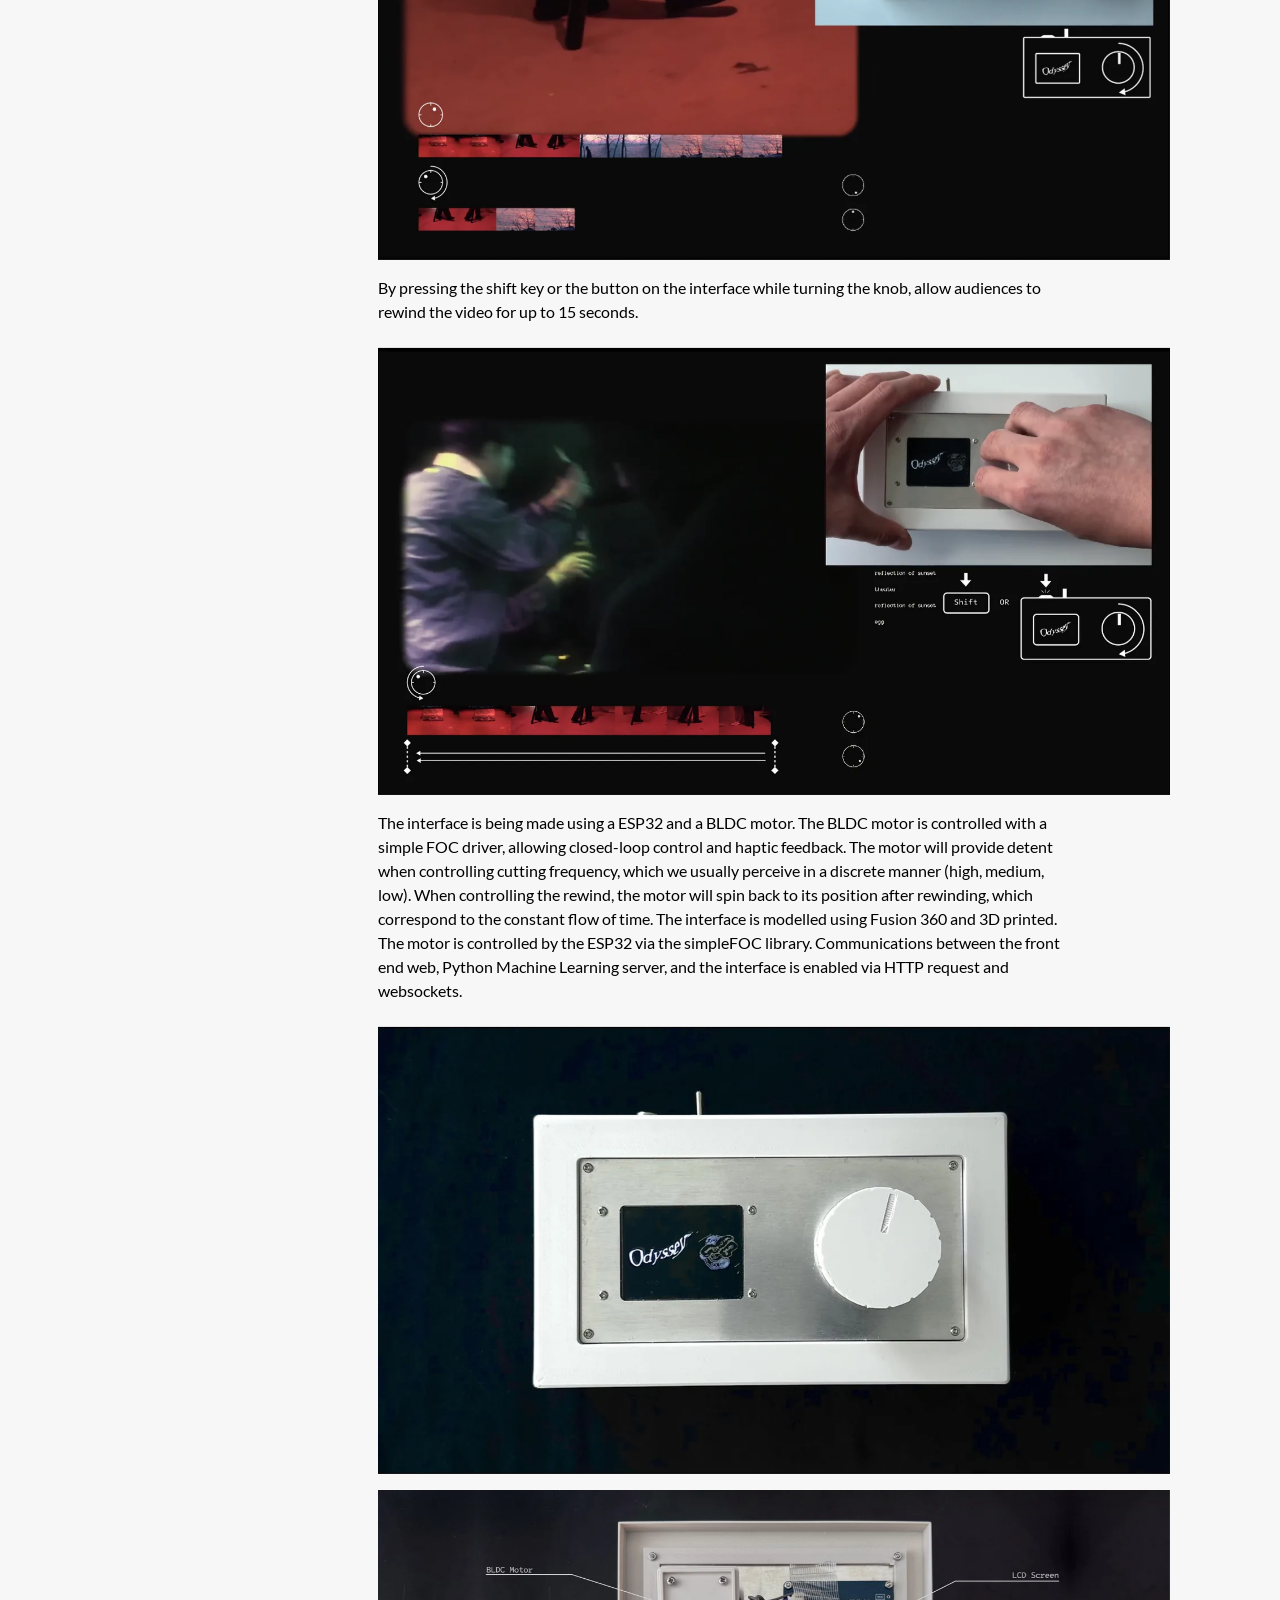
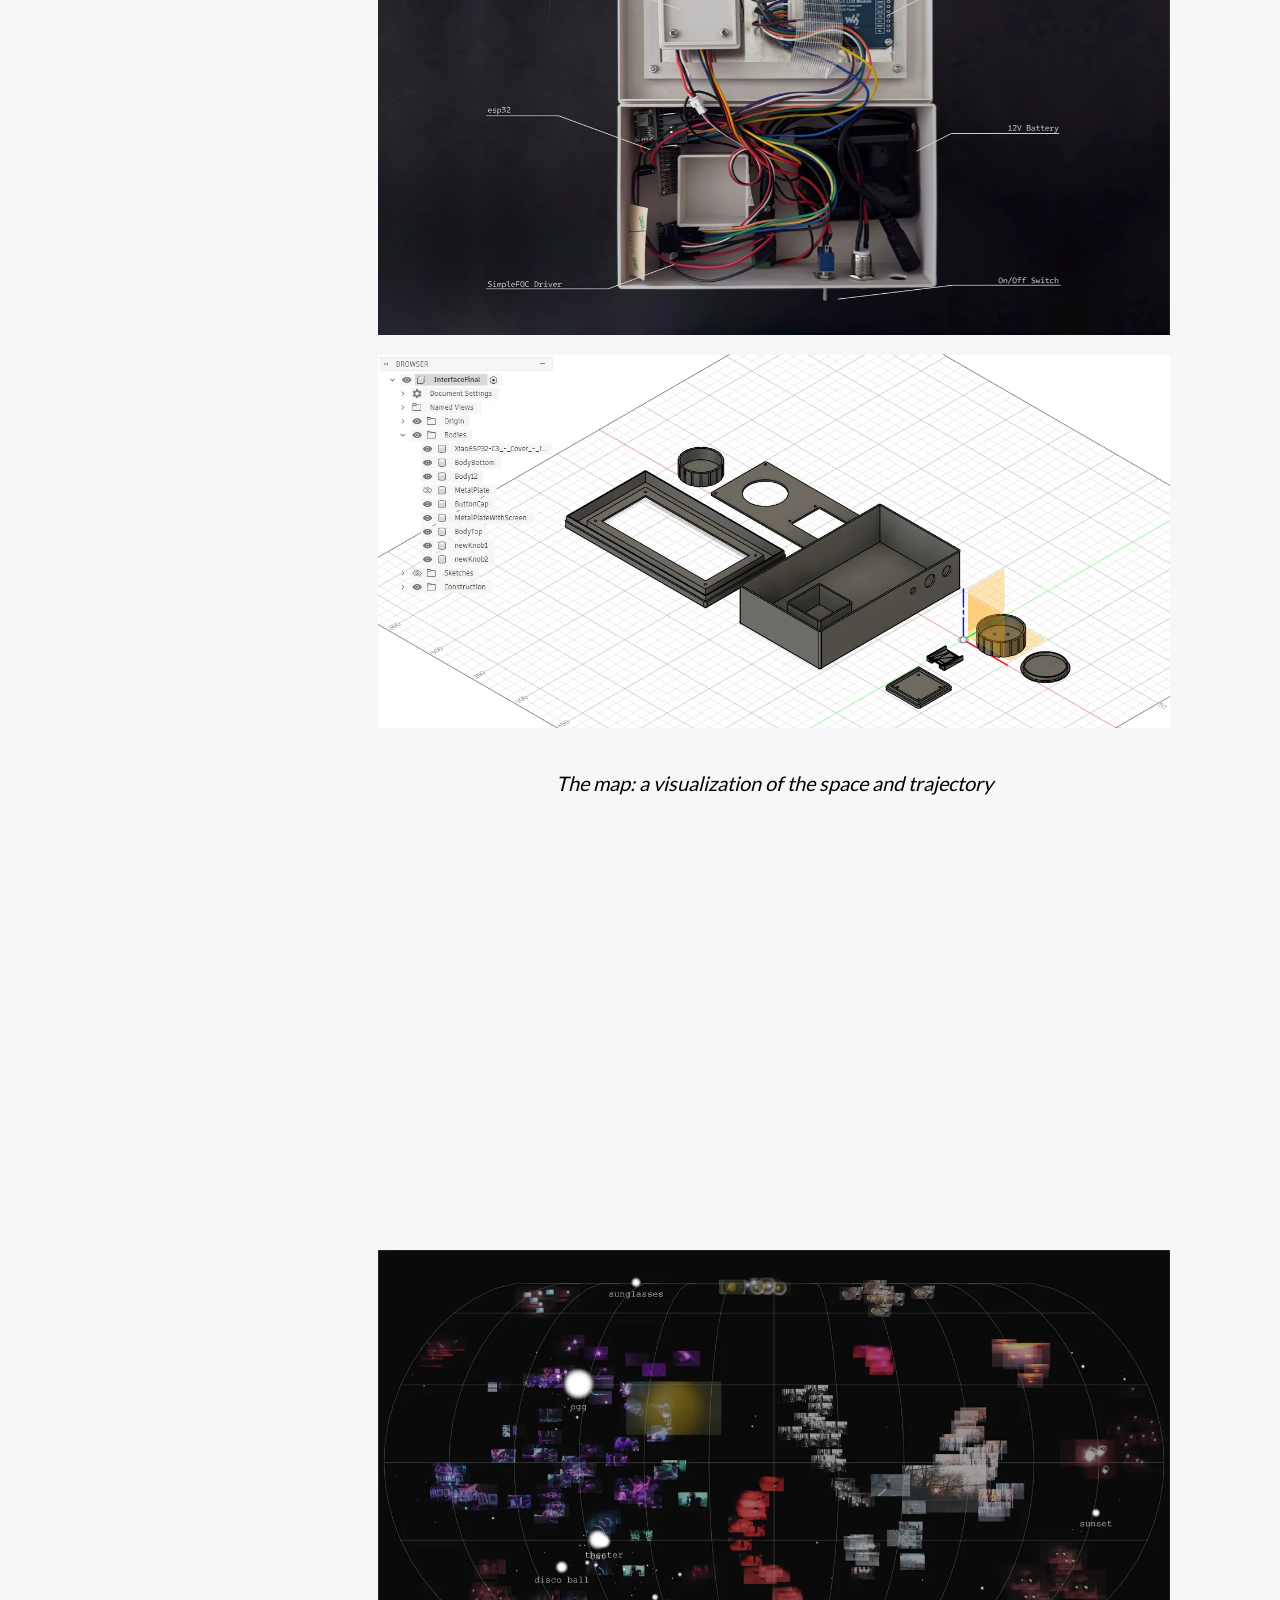
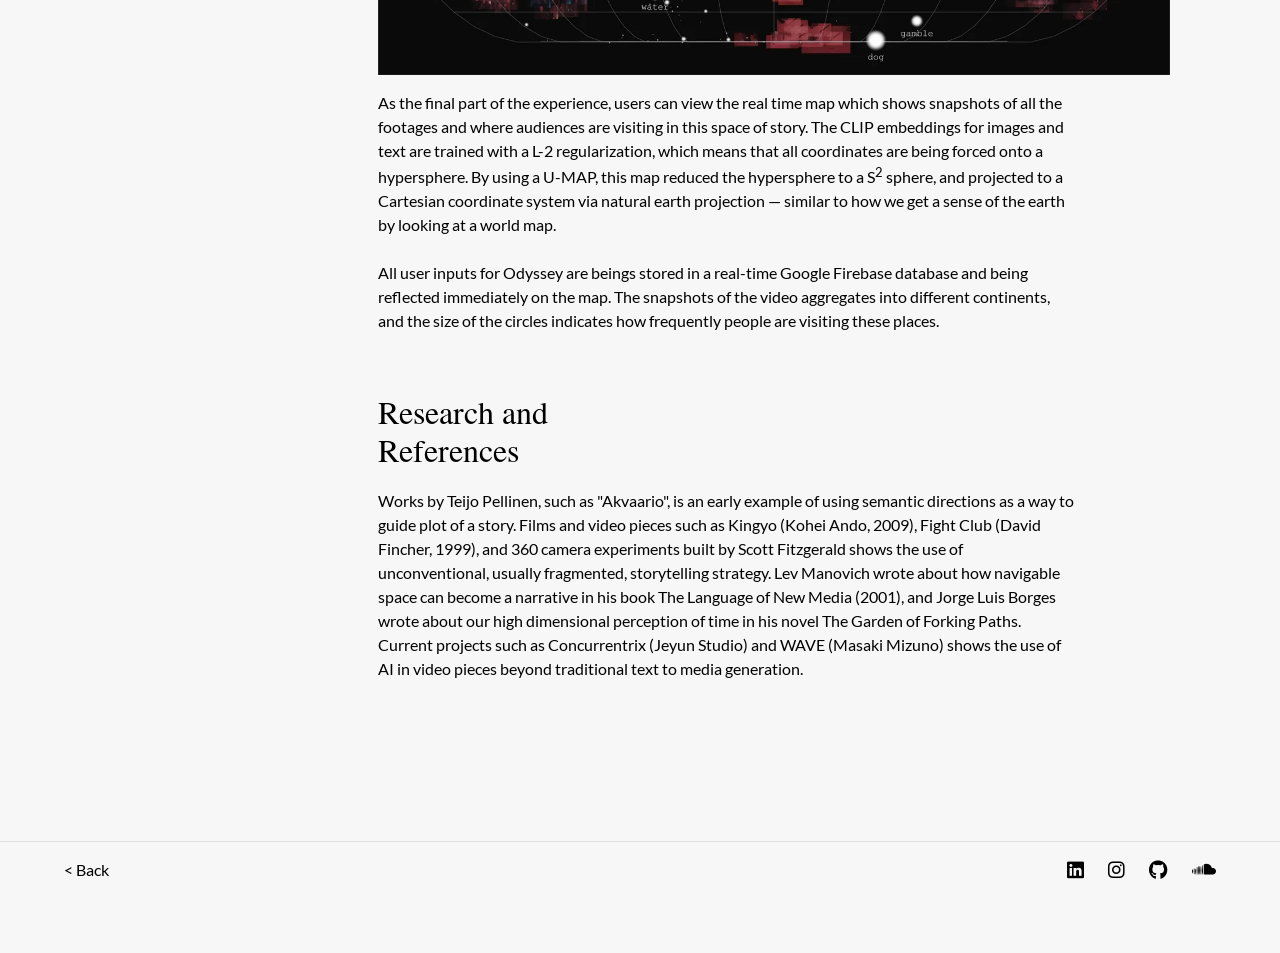
<file: works/odyssey.html>
<!DOCTYPE html>
<html lang="en">
<head>
  <meta charset="UTF-8">
  <meta name="viewport" content="width=device-width, initial-scale=1.0">
  <title>Odyssey</title>
  <link rel="stylesheet" href="../css/base.css">
  <link rel="stylesheet" href="../css/layout.css">
  <link rel="stylesheet" href="../css/nav.css">
  <link rel="stylesheet" href="../css/leftBar.css">
  <link rel="stylesheet" href="../css/works/works-base.css">
  <link rel="stylesheet" href="../css/works/odyssey.css">
  <link rel="stylesheet" href="../css/footer.css">
  <script src="../js/generateBackground.js"></script>
  <link rel="stylesheet" href="../css/responsive.css">

  <!-- Font Awesome -->
  <link rel="stylesheet" href="https://cdnjs.cloudflare.com/ajax/libs/font-awesome/6.5.0/css/all.min.css">
</head>

<body class="work-page">
  <div id="nav"></div>
  <script src="../js/nav.js"></script>

  <div class="main-container">

    <!-- Left bar -->
    <script src="../js/leftBar.js"></script>
    <script>
      document.addEventListener('DOMContentLoaded', () => {
        document.querySelector('.main-container').prepend(createLeftBar());
      });
    </script>

    <div class="works-content">

      <!-- Banner -->
      <div class="banner-container">
        <img src="../assets/works/odyssey/banner.webp" alt="Odyssey Banner" class="banner">
      </div>

      <!-- Project brief -->
      <script src="../js/generateProjectBrief.js"></script>
      <script src="../js/worksContentFadeIn.js"></script>
      <script>
        (async () => {
          await generateProjectBrief(
            "Odyssey",
            `Odyssey is a video-based interactive storytelling experience that constructs cinema as a navigable space using machine learning. It comprises of a physical interface, a machine learning system, and a collection of footage filmed using a DV camcorder. Instead of watching the story in a linear way, Odyssey invites audiences to input words and phrases to assemble timelines using clips, which they will then traverse through by tuning the interface to understand the story.`,
            `Odyssey is my ITP Thesis Project. It is being showcased in Peripheral at NYC Resistor and ITP Spring Show 2026.`,
            [
              "Front End: HTML/CSS/Javascript, Three.js",
              "Backend: Python, PyTorch, scikit-learn, FastAPI",
              "Physical Interface: ESP32, 3D Printed Container",
              "Communication: HTTP Requests, Sockets"
            ],
            ["Individual Project"],
            [
              "Zongshuai Zhang, Fiona Huang, Kia Bai, and Alan Yam for Acting",
              "Peter Lin and Vivian Jia for Filming Assistance",
              "This project is part of ITP Thesis Group instructed by Kari Love in 2026",
              "Special thanks for Dan O'Sullivan and Shawn Van Every for all the guidance and support",
              "The Machine Learning Algorithm adopted for this project is from Lin et. al's paper UniVTG: Towards Unified Video-Language Temporal Grounding (2023)"
            ]
          );
          animateFadeIn(document.querySelector('.works-content')?.children ?? [], 0.15);
        })();
      </script>

      <div class="content-container">

        <!-- Display Counter -->
         <figure class="content-figure-container figfull">
          <img src="../assets/works/odyssey/nips-hero.webp" alt="">
        </figure>
        <figure class="content-figure-container fig-full">
          <video autoplay loop muted playsinline>
            <source src="../assets/works/odyssey/docimg-1.mp4" type="video/mp4">
          </video>
        </figure>
        <figure class="content-figure-container">
          <img src="../assets/works/odyssey/docimg-2.webp" alt="">
        </figure>

        <div class="fig-grid fig-grid-1">
          <figure class="content-figure-container">
            <img src="../assets/works/odyssey/docimg-3.webp" alt="">
          </figure>
          <figure class="content-figure-container">
            <img src="../assets/works/odyssey/docimg-4.webp" alt="">
          </figure>
      </div>
      
          <figure class="content-figure-container">
            <iframe class="content-video" src="https://player.vimeo.com/video/1191692940" allowfullscreen></iframe>
            <figcaption>Me talking about Odyssey in my ITP Thesis Presentation.</figcaption>
          </figure>
        

        <!-- Motivation and Design -->
        <h1 class="content-title">Motivation</h1>

        <p >
          Even though we cannot travel back in time, the idea of navigation on the time dimension is not unfamiliar to us. When watching a Youtube video, we can intuitively drag the video playback timeline forward and backward.
        </p>
        <p >
          On the other side we have our current interactive storytelling paradigm, exemplified by <a href="https://www.netflix.com/title/80988062" target="_blank">Black Mirror: Bandersnatch</a>. At discrete timestamp, it explicitly asks audiences to choose from an exhaustive list of options, in order to provide a sense of possibility.
        </p>
        <p >
          One capability of neural network is abstraction. By encoding information — images, text, sound — into high dimensional space, machine learning algorithms can encapsulate their abstracted meanings and model the relationships between them. Even though these concepts are usually being mapped onto a <em>manifold</em>, which is a curved shape that can exist in a space with more than 3 dimensions, we still may be able to navigate through this space since it is essentially a representation of knowledge and their relationship.
        </p>
        <div class="call-out-container">
          <p>Odyssey is exploring the question: Can we use computation to create interactive storytelling experiences that leverage our sense of navigation?</p>
        </div>

        <!-- Designing the Story -->
        <h1 class="content-title">Designing the Story</h1>

        <figure class="content-figure-container">
          <img src="../assets/works/odyssey/moodboard.webp" alt="Moodboard">
        </figure>

        <p >
          Films and visual storytelling projects are studied to establish the foundation of the project. I looked into both video-based projects that exhibit novel use of filming strategy as well as cinema projects that show aesthetics styles similar to what I want.
        </p>
        <p >
          One design choice of this project is to leverage low fidelity video footages, which contrast with the current "AI art" aesthetics geared mainly towards a premium quality. As a project that explores alternative AI use in storytelling beyond prompt to media generation, I want the aesthetics to lay the foundation for audiences, encouraging them to enter this project with a different mental model. In Odyssey, all footages are filmed using a Sony DV Camcorder.
        </p>

        <figure class="content-figure-container">
          <img src="../assets/works/odyssey/video-snapshots.webp" alt="Video Snapshots">
        </figure>
        <figure class="content-figure-container">
          <img src="../assets/works/odyssey/me.webp" alt="Video Snapshots">
          <figcaption>Me filming the footages using a Sony DV Camcorder.</figcaption>
        </figure>

        <p >
          When wandering in an immersive theater experience like <a href="https://mckittrickhotel.com/events/sleep-no-more/" target="_blank">Sleep No More</a>, there is no designated order of how audiences should visit the rooms, or part of these rooms. <em>Through our physical movement, we bestow the narrative with the spatial qualities.</em> In order to provide audience with this sense of spatial quality in this screen based experience, Odyssey organized its story in three different locations. The story is about the main character's worshipful yet conflictual relationship with the sun. He encountered the sun in three different occurrences at three different locations: walking through the woods and gazing at the sunset from its reflection; Entering a karaoke bar as a gambler, where the sun was incarnated as a powerful figure, using disco ball as his weapon; and stumbling into a theater, watching solar eclipse on a screen.
        </p>
        <p >
          There is no designated order to visit these encounters, or parts of these encounters. It's up to the audiences to weave the fragments to a narrative at their own pace, navigating through this space of story.
        </p>

        <!-- Text for Navigation -->
        <h1 class="content-title">Text for Navigation</h1>

        <p >
          The possibilities of assembling footage to a timeline is essentially infinite, and it is barely possible to control this using slider, which provide a limited dimension of traversal. To cope with this, Odyssey uses text for navigation, and this is where the machine learning system comes into play.
        </p>
        <p >
          The machine learning system, adopted from a method proposed in <a href="https://arxiv.org/abs/2307.16715" target="_blank">UniVTG: Towards Unified Video-Language Temporal Grounding</a> by Lin et. al in 2023, takes an open vocabulary input and ground it to a portion of the video that is the most closely align with the inputs. In the high dimensional space, the text entries are being encoded into vectors with the length of 512, a direction in a 512 dimensional space. Similar phrases will have similar encoding, thereby being mapped to a similar segment of video clips.
        </p>

        <figure class="content-figure-container">
          <img src="../assets/works/odyssey/text-and-direction.webp" alt="Text and Direction">
        </figure>

        <figure class="content-figure-container">
          <img src="../assets/works/odyssey/prototype1.webp" alt="First prototype">
          <figcaption>First prototype of Odyssey, where the navigable space is being visualized as a 3D coordinate system..</figcaption>
        </figure>        
        <figure class="content-figure-container">
          <iframe
            class="website-embed"
            src="https://jqhisme.github.io/MoonWalkThesisUserTesting/remote/visualization/index.html"
            title="First prototype of Odyssey"
            loading="lazy"
            allow="web-share; clipboard-write"
          ></iframe>
          <figcaption>First prototype of Odyssey, where the navigable space is being visualized as a 3D coordinate system..</figcaption>
        </figure>

        <p >
          Interacting with odyssey, users can type any words or phrases, and the system will take them to the place where the footage is most closely aligned to their input. Typing several phrases, separated by semicolons, allow them to assemble a timeline, arranging segments playing one after another.
        </p>

        <figure class="content-figure-container">
          <img src="../assets/works/odyssey/function1.webp" alt="Input Text">
        </figure>

        <figure class="content-figure-container">
          <img src="../assets/works/odyssey/function2.webp" alt="Assemble Footage">
        </figure>

        <figure class="content-figure-container fig-full">
          <video autoplay loop muted playsinline>
            <source src="../assets/works/odyssey/vtg.mp4" type="video/mp4">
          </video>
        </figure>
        <!-- Interactions -->
        <h1 class="content-title">Interactions</h1>

        <p >
          The physical interface allow users to "wander across" the timelines they assembled. Turning the knob change the cutting frequency of the clips. A high cutting frequency indicates a narrower context window, where the audiences can see the highlight but not what happens before and after it.
        </p>

        <!--replace png with gif in the future-->
        <figure class="content-figure-container">
          <img src="../assets/works/odyssey/cut-freq.webp" alt="Cut Frequency">
        </figure>

        <p >
          By pressing the shift key or the button on the interface while turning the knob, allow audiences to rewind the video for up to 15 seconds.
        </p>

        <figure class="content-figure-container">
          <img src="../assets/works/odyssey/rewind.webp" alt="Rewind">
        </figure>

        <p >
          The interface is being made using a ESP32 and a BLDC motor. The BLDC motor is controlled with a simple FOC driver, allowing closed-loop control and haptic feedback. The motor will provide detent when controlling cutting frequency, which we usually perceive in a discrete manner (high, medium, low). When controlling the rewind, the motor will spin back to its position after rewinding, which correspond to the constant flow of time. The interface is modelled using Fusion 360 and 3D printed. The motor is controlled by the ESP32 via the simpleFOC library. Communications between the front end web, Python Machine Learning server, and the interface is enabled via HTTP request and websockets.
        </p>

        <figure class="content-figure-container">
          <img src="../assets/works/odyssey/components.webp" alt="Interface Components">
        </figure>
          <figure class="content-figure-container">
          <img src="../assets/works/odyssey/components2.webp" alt="Interface Components">
        </figure>

        <figure class="content-figure-container">
          <img src="../assets/works/odyssey/3d-models.webp" alt="3D Models">
        </figure>

        <div class="call-out-container">
          <p>The map: a visualization of the space and trajectory</p>
        </div>
        
        <figure class="content-figure-container fig-full">
          <video autoplay loop muted playsinline>
            <source src="../assets/works/odyssey/map.mp4" type="video/mp4">
          </video>
        </figure>
        <figure class="content-figure-container">
          <img src="../assets/works/odyssey/map.webp" alt="The Map">
        </figure>

        <p >
          As the final part of the experience, users can view the real time map which shows snapshots of all the footages and where audiences are visiting in this space of story. The CLIP embeddings for images and text are trained with a L-2 regularization, which means that all coordinates are being forced onto a hypersphere. By using a U-MAP, this map reduced the hypersphere to a S<sup>2</sup> sphere, and projected to a Cartesian coordinate system via natural earth projection — similar to how we get a sense of the earth by looking at a world map.
        </p>
        <p >
          All user inputs for Odyssey are beings stored in a real-time Google Firebase database and being reflected immediately on the map. The snapshots of the video aggregates into different continents, and the size of the circles indicates how frequently people are visiting these places.
        </p>

        <!-- Research and References -->
        <h1 class="content-title">Research and References</h1>

        <p >
          Works by Teijo Pellinen, such as "Akvaario", is an early example of using semantic directions as a way to guide plot of a story. Films and video pieces such as Kingyo (Kohei Ando, 2009), Fight Club (David Fincher, 1999), and 360 camera experiments built by Scott Fitzgerald shows the use of unconventional, usually fragmented, storytelling strategy. Lev Manovich wrote about how navigable space can become a narrative in his book The Language of New Media (2001), and Jorge Luis Borges wrote about our high dimensional perception of time in his novel The Garden of Forking Paths. Current projects such as Concurrentrix (Jeyun Studio) and WAVE (Masaki Mizuno) shows the use of AI in video pieces beyond traditional text to media generation.
        </p>

      </div>
    </div>
  </div>

  <div id="footer"></div>
  <script src="../js/footer.js"></script>
</body>
</html>
</file>
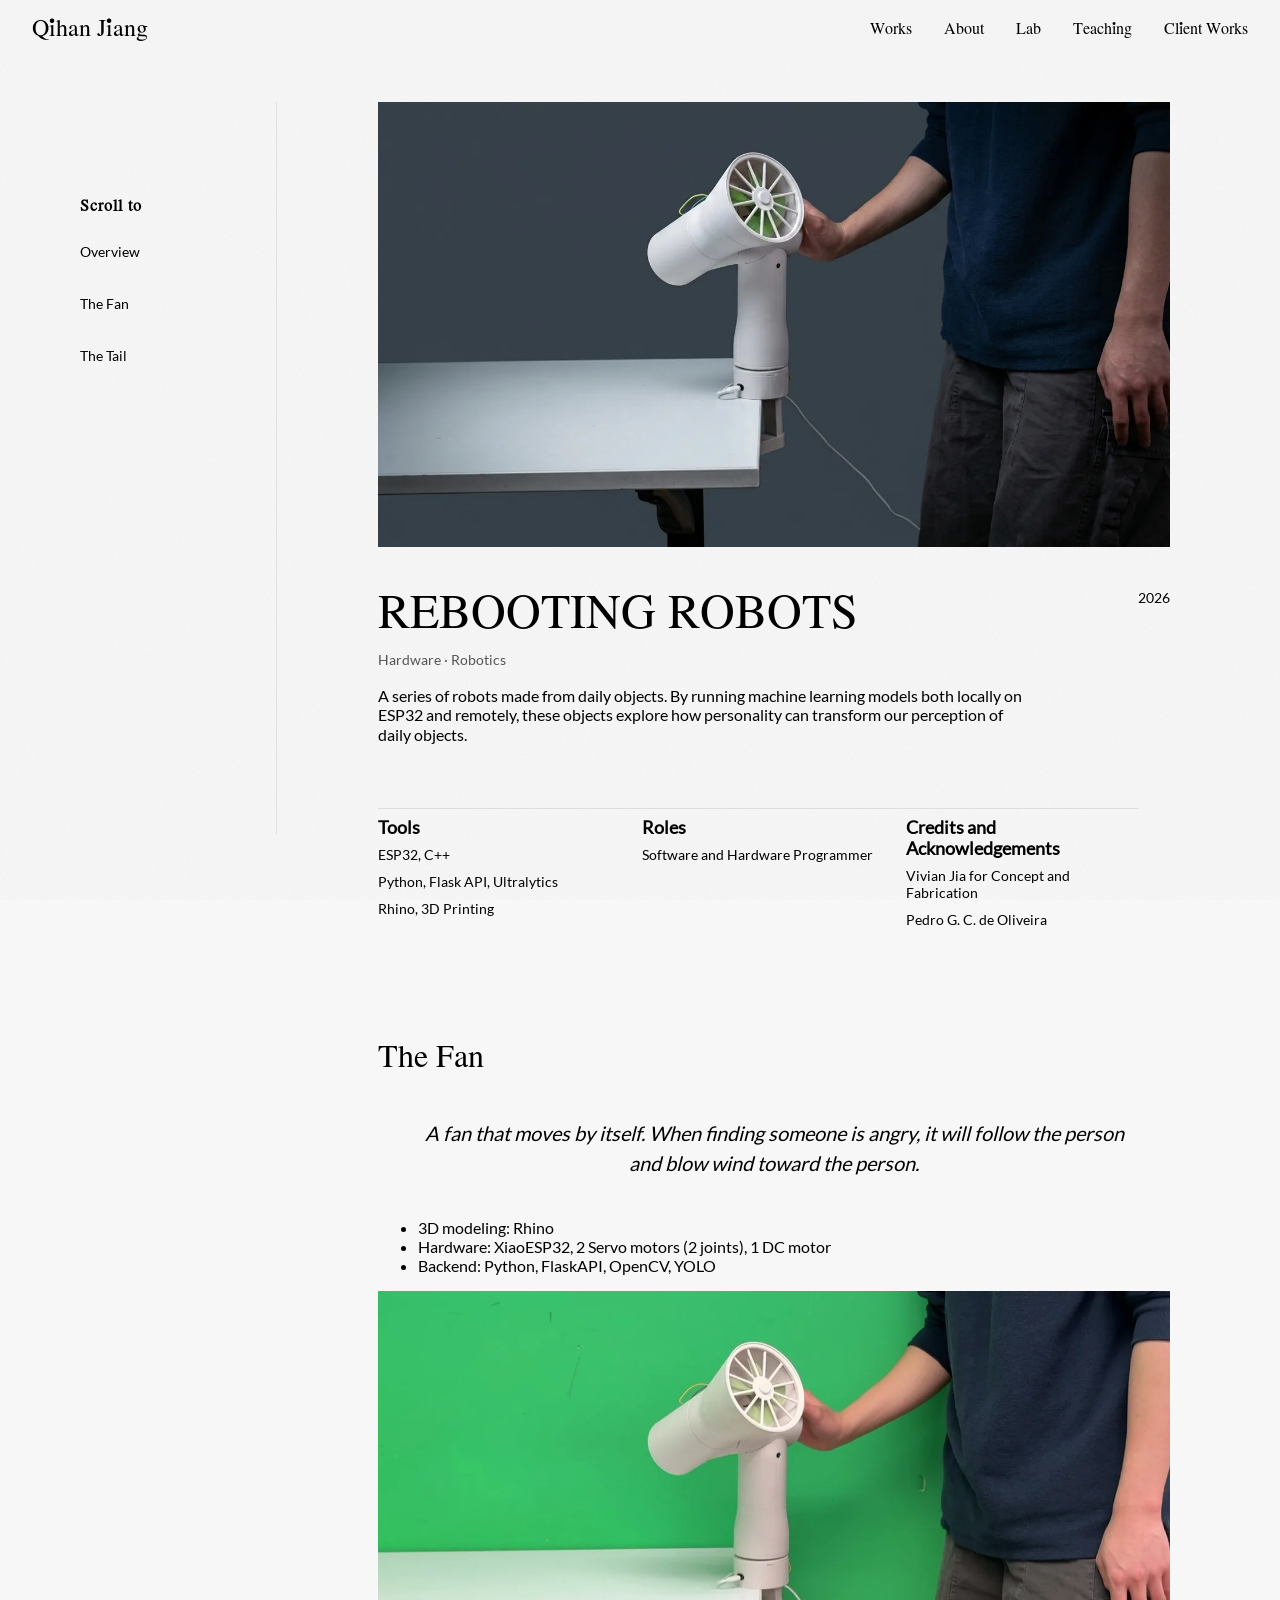
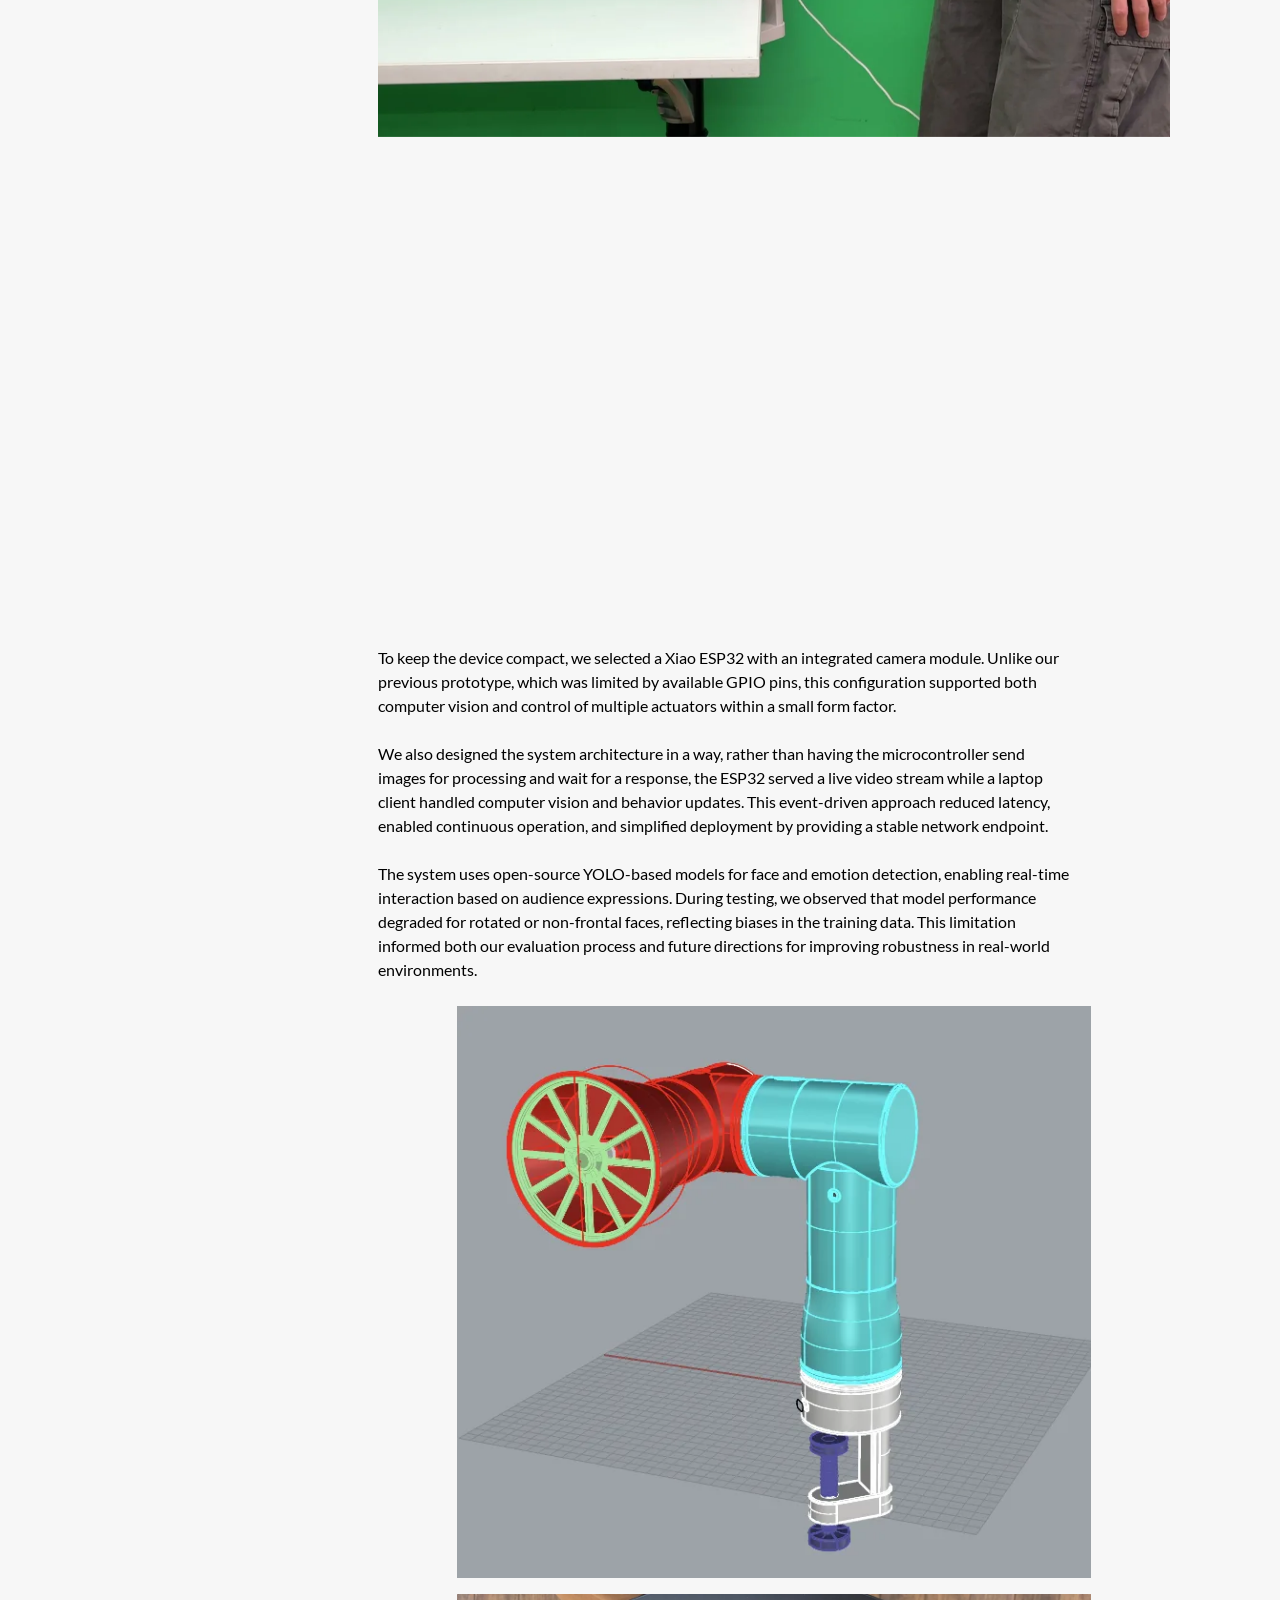
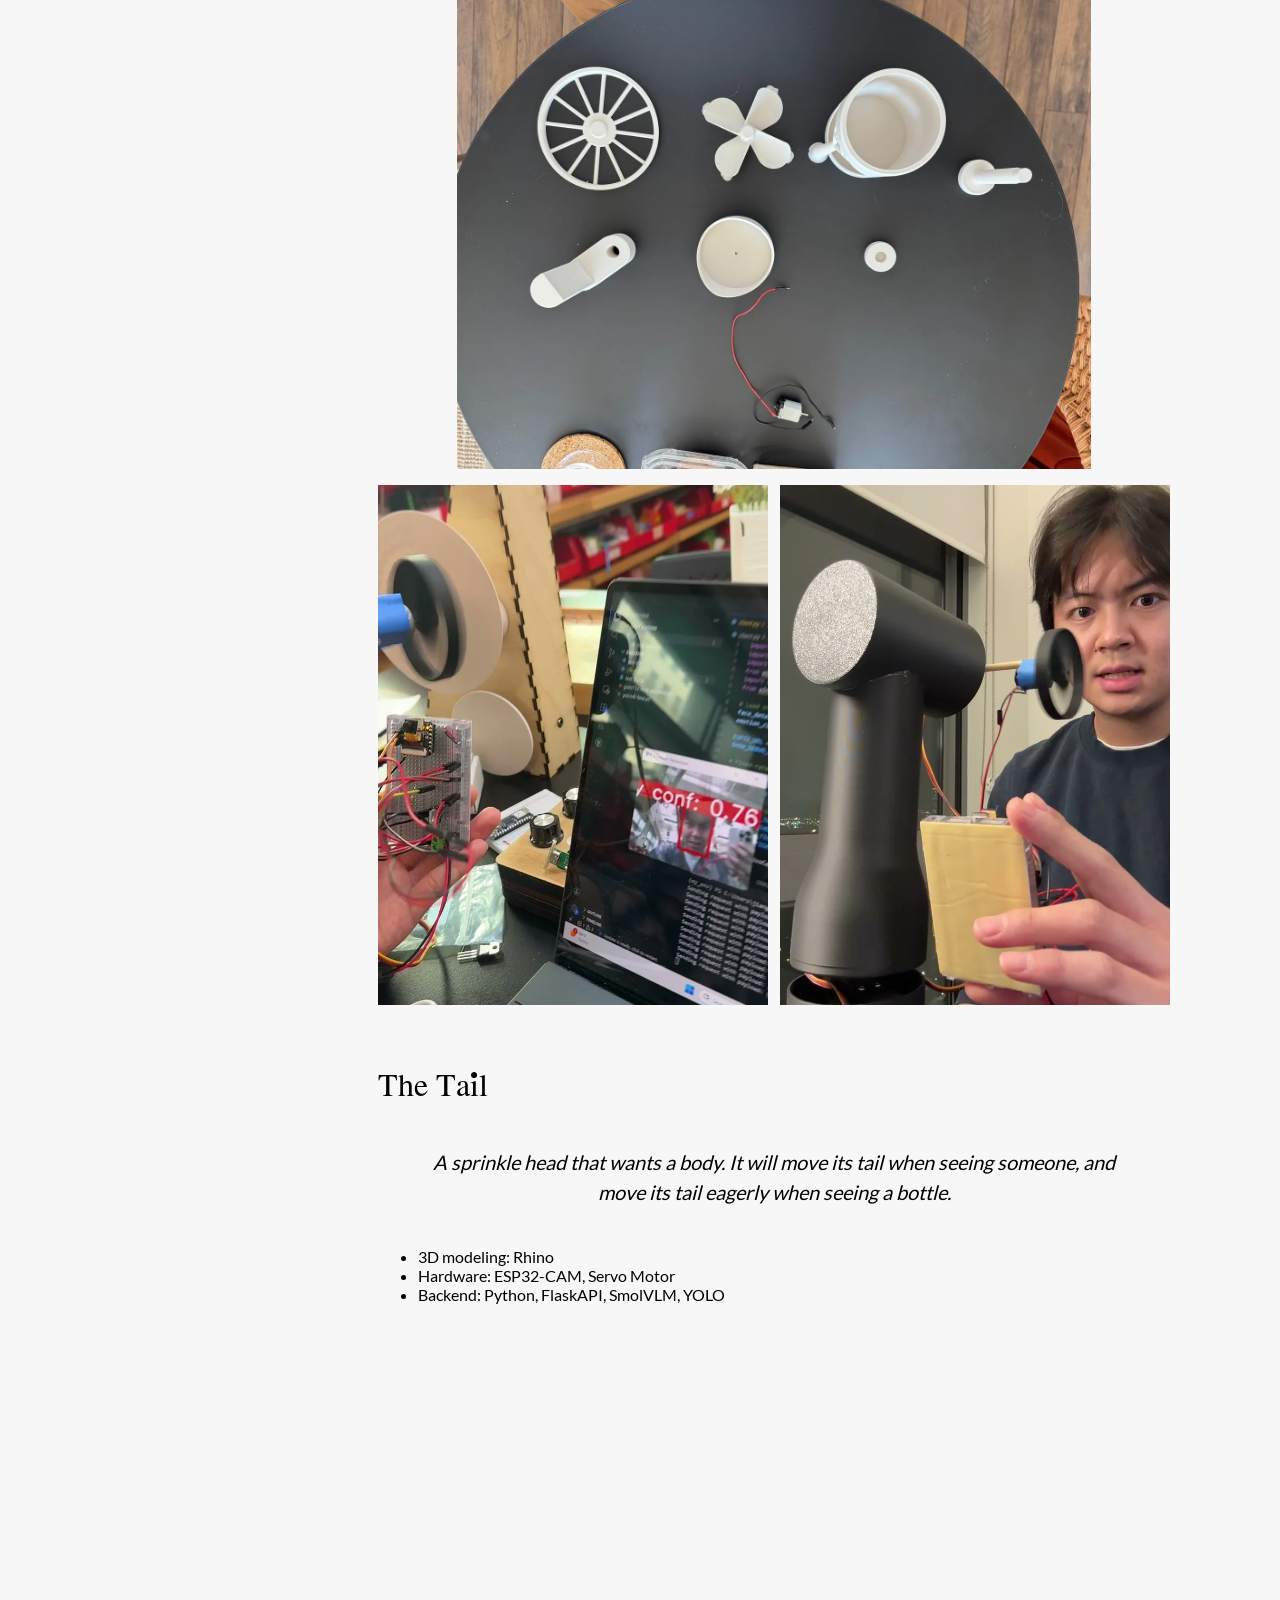
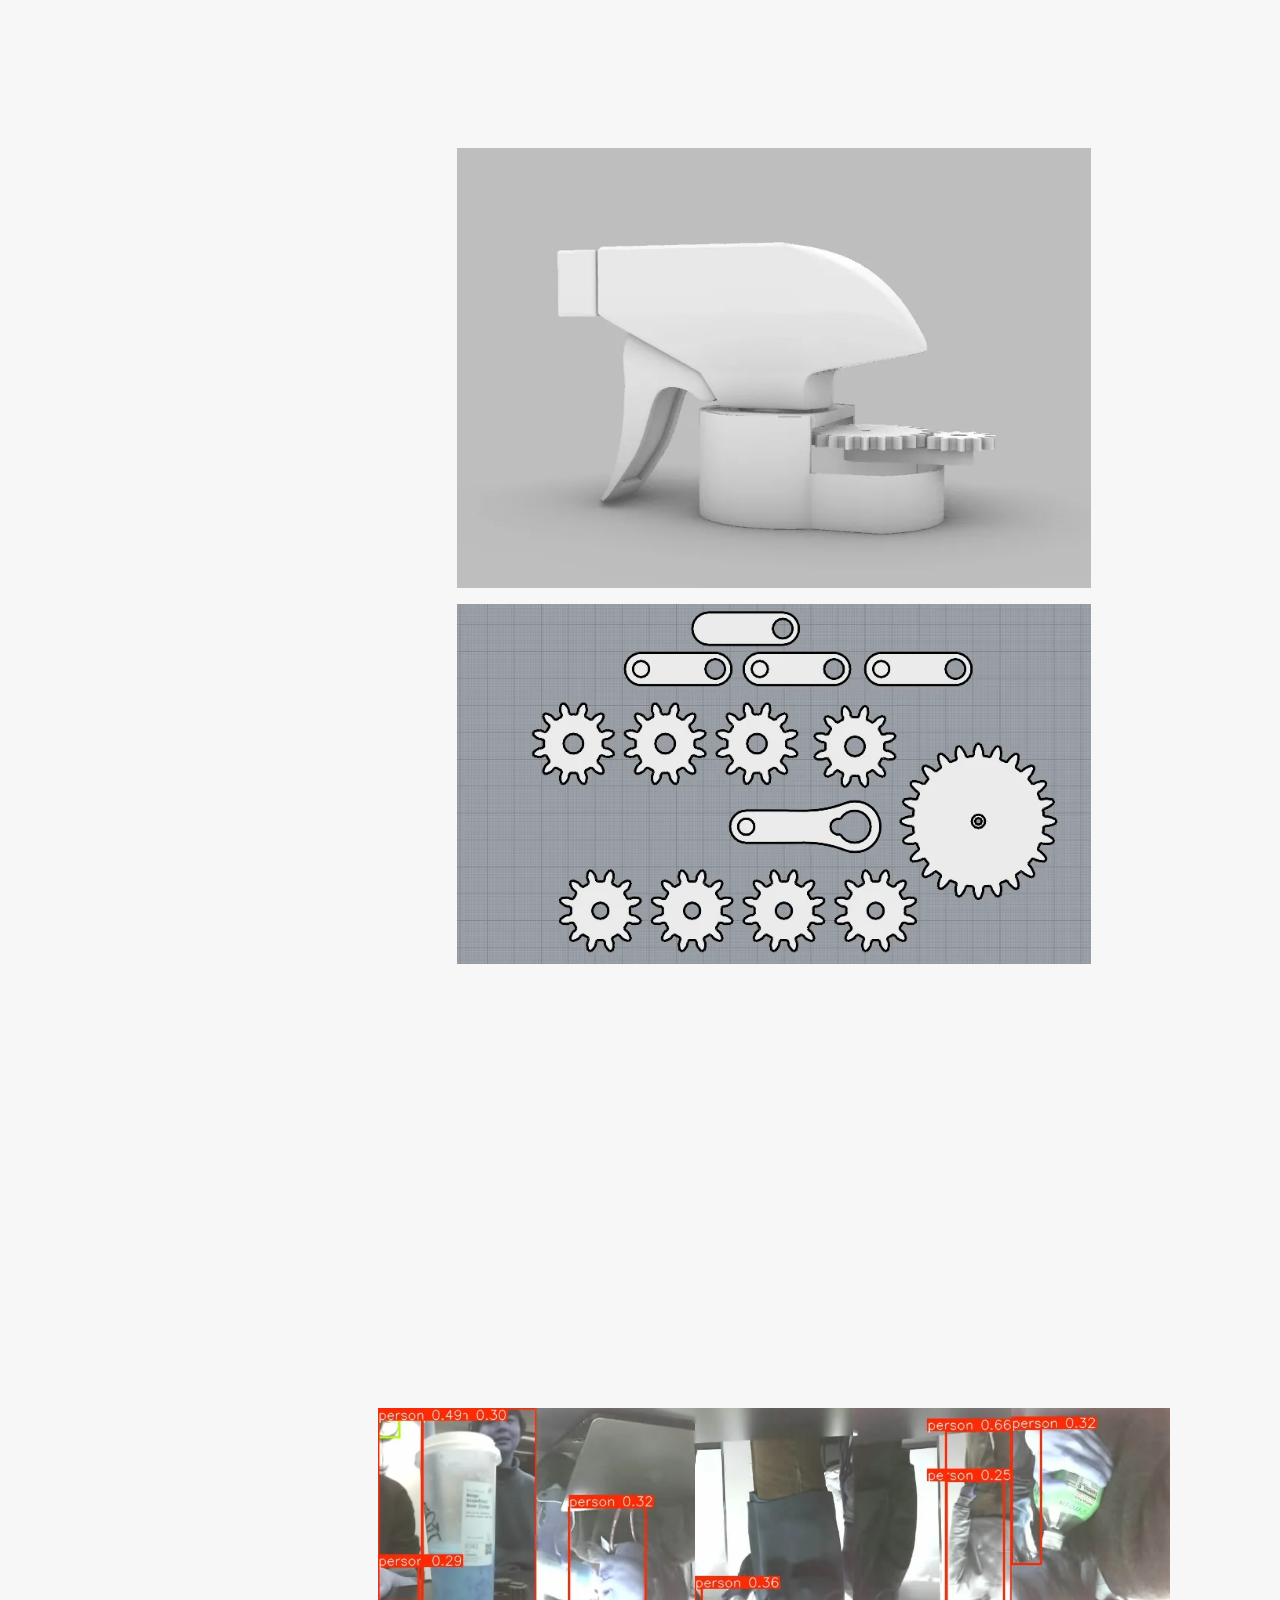
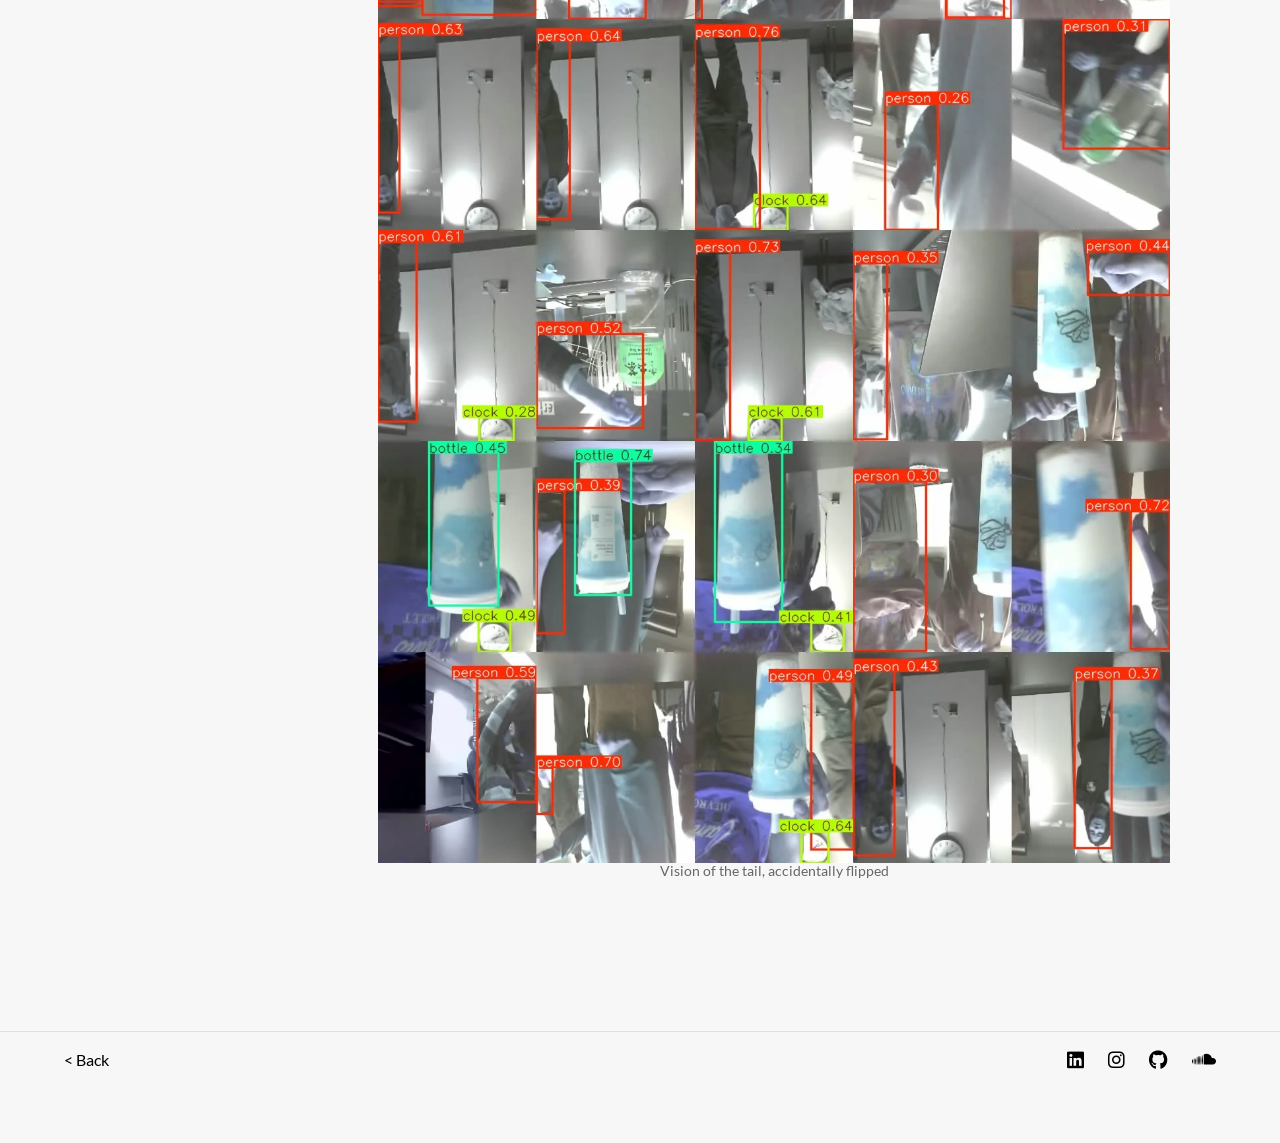
<file: works/rebooting-robots.html>
<!DOCTYPE html>
<html lang="en">
<head>
  <meta charset="UTF-8">
  <meta name="viewport" content="width=device-width, initial-scale=1.0">
  <title>Rebooting Robots</title>
  <link rel="stylesheet" href="../css/base.css">
  <link rel="stylesheet" href="../css/layout.css">
  <link rel="stylesheet" href="../css/nav.css">
  <link rel="stylesheet" href="../css/leftBar.css">
  <link rel="stylesheet" href="../css/works/works-base.css">
  <link rel="stylesheet" href="../css/works/rebooting-robots.css">
  <link rel="stylesheet" href="../css/footer.css">
  <script src="../js/generateBackground.js"></script>
  <link rel="stylesheet" href="../css/responsive.css">

  <!-- Font Awesome -->
  <link rel="stylesheet" href="https://cdnjs.cloudflare.com/ajax/libs/font-awesome/6.5.0/css/all.min.css">
</head>

<body class="work-page">
  <div id="nav"></div>
  <script src="../js/nav.js"></script>

  <div class="main-container">

    <!-- Left bar -->
    <script src="../js/leftBar.js"></script>
    <script>
      document.addEventListener('DOMContentLoaded', () => {
        document.querySelector('.main-container').prepend(createLeftBar());
      });
    </script>

    <div class="works-content">

      <!-- Banner -->
      <div class="banner-container">
        <img src="../assets/works/rebooting-robots/banner.webp" alt="Rebooting Robots Banner" class="banner">
      </div>

      <!-- Project brief -->
      <script src="../js/generateProjectBrief.js"></script>
      <script src="../js/worksContentFadeIn.js"></script>
      <script>
        (async () => {
          await generateProjectBrief(
            "Rebooting Robots",
            `A series of robots made from daily objects. By running machine learning models both locally on ESP32 and remotely, these objects explore how personality can transform our perception of daily objects.`,
            ``,
            ["ESP32, C++", "Python, Flask API, Ultralytics", "Rhino, 3D Printing"],
            ["Software and Hardware Programmer"],
            ["Vivian Jia for Concept and Fabrication", "Pedro G. C. de Oliveira"]
          );
          animateFadeIn(document.querySelector('.works-content')?.children ?? [], 0.15);
        })();
      </script>

      <div class="content-container">

        <!-- The Fan -->
        <h1 class="content-title">The Fan</h1>

        <div class="call-out-container">
          <p>A fan that moves by itself. When finding someone is angry, it will follow the person and blow wind toward the person.</p>
        </div>

        <ul>
          <li>3D modeling: Rhino</li>
          <li>Hardware: XiaoESP32, 2 Servo motors (2 joints), 1 DC motor</li>
          <li>Backend: Python, FlaskAPI, OpenCV, YOLO</li>
        </ul>

        <figure class="content-figure-container">
          <img src="../assets/works/rebooting-robots/fan.webp" alt="The Fan">
        </figure>

        <figure class="content-figure-container">
          <iframe class="content-video" src="https://drive.google.com/file/d/1nPSNLF7xAdAv51YpRcDC1Mh7Tr6mbtxY/preview" allowfullscreen></iframe>
        </figure>

        <p>
          To keep the device compact, we selected a Xiao ESP32 with an integrated camera module. Unlike our previous prototype, which was limited by available GPIO pins, this configuration supported both computer vision and control of multiple actuators within a small form factor.
        </p>

        <p>
          We also designed the system architecture in a way, rather than having the microcontroller send images for processing and wait for a response, the ESP32 served a live video stream while a laptop client handled computer vision and behavior updates. This event-driven approach reduced latency, enabled continuous operation, and simplified deployment by providing a stable network endpoint.
        </p>

        <p>
          The system uses open-source YOLO-based models for face and emotion detection, enabling real-time interaction based on audience expressions. During testing, we observed that model performance degraded for rotated or non-frontal faces, reflecting biases in the training data. This limitation informed both our evaluation process and future directions for improving robustness in real-world environments.
        </p>

        <figure class="content-figure-container fig-wide">
          <img src="../assets/works/rebooting-robots/fan-model.webp" alt="Fan 3D Model">
        </figure>

        <figure class="content-figure-container fig-wide">
          <img src="../assets/works/rebooting-robots/fan-parts.webp" alt="Fan Parts">
        </figure>

        <div class="fig-grid fig-grid-1">
          <figure class="content-figure-container">
            <img src="../assets/works/rebooting-robots/fan-test-1.webp" alt="Fan Testing">
          </figure>
          <figure class="content-figure-container">
            <img src="../assets/works/rebooting-robots/fan-test-2.webp" alt="Fan Testing">
          </figure>
        </div>

        <!-- The Tail -->
        <h1 class="content-title">The Tail</h1>

        <div class="call-out-container">
          <p>A sprinkle head that wants a body. It will move its tail when seeing someone, and move its tail eagerly when seeing a bottle.</p>
        </div>

        <ul>
          <li>3D modeling: Rhino</li>
          <li>Hardware: ESP32-CAM, Servo Motor</li>
          <li>Backend: Python, FlaskAPI, SmolVLM, YOLO</li>
        </ul>

        <div class="fig-grid fig-grid-2">
          <figure class="content-figure-container">
            <video autoplay loop muted playsinline>
              <source src="../assets/works/rebooting-robots/tail-1.mp4" type="video/mp4">
            </video>
          </figure>
          <figure class="content-figure-container">
            <video autoplay loop muted playsinline>
              <source src="../assets/works/rebooting-robots/tail-2.mp4" type="video/mp4">
            </video>
          </figure>
        </div>

        <figure class="content-figure-container fig-wide">
          <img src="../assets/works/rebooting-robots/tail-model.webp" alt="Tail 3D Model">
        </figure>

        <figure class="content-figure-container fig-wide">
          <img src="../assets/works/rebooting-robots/tail-parts.webp" alt="Tail Parts">
        </figure>

        <div class="fig-grid fig-grid-2">
          <figure class="content-figure-container">
            <video autoplay loop muted playsinline>
              <source src="../assets/works/rebooting-robots/tailtesting-1.mp4" type="video/mp4">
            </video>
          </figure>
          <figure class="content-figure-container">
            <video autoplay loop muted playsinline>
              <source src="../assets/works/rebooting-robots/tailtesting-2.mp4" type="video/mp4">
            </video>
          </figure>
        </div>

        
        <figure class="content-figure-container">
          <img src="../assets/works/rebooting-robots/tail-vision.webp" alt="Tail Vision">
          <figcaption>Vision of the tail, accidentally flipped</figcaption>
        </figure>

      </div>
    </div>
  </div>

  <div id="footer"></div>
  <script src="../js/footer.js"></script>
</body>
</html>
</file>
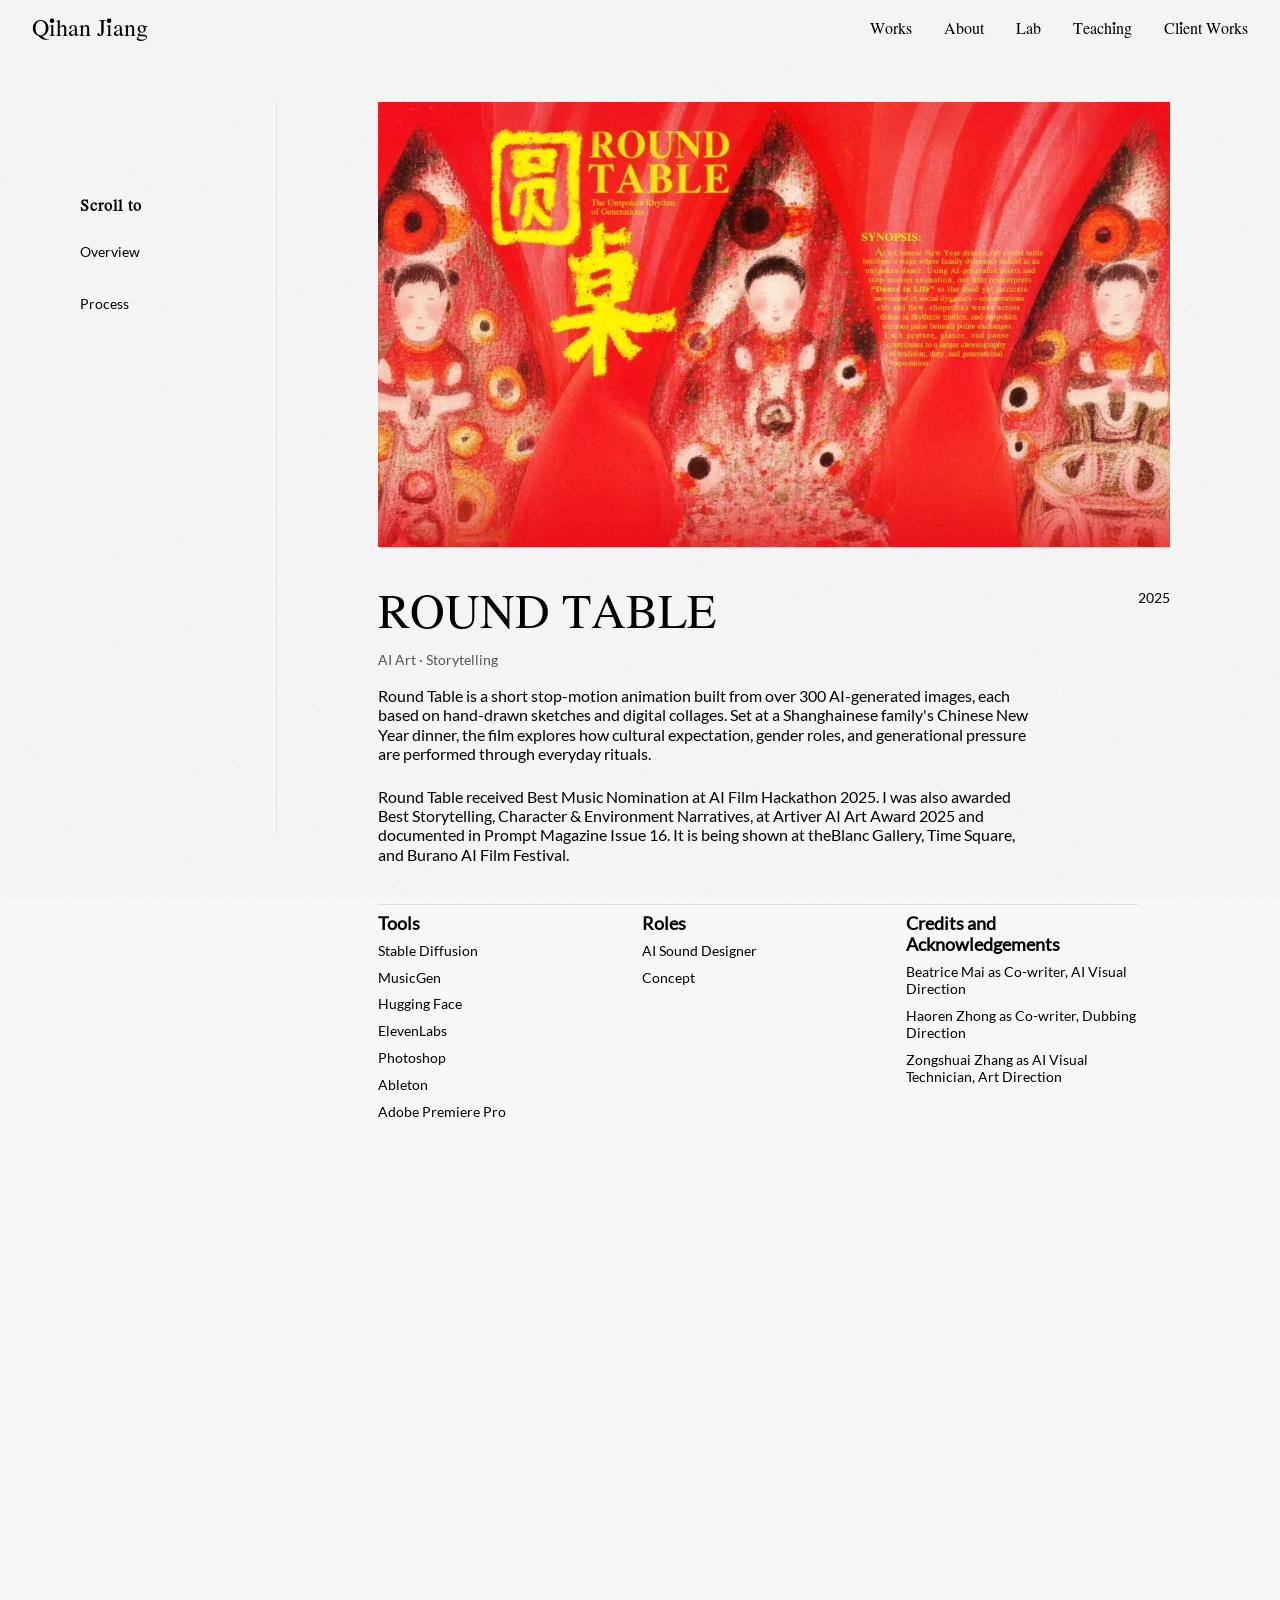
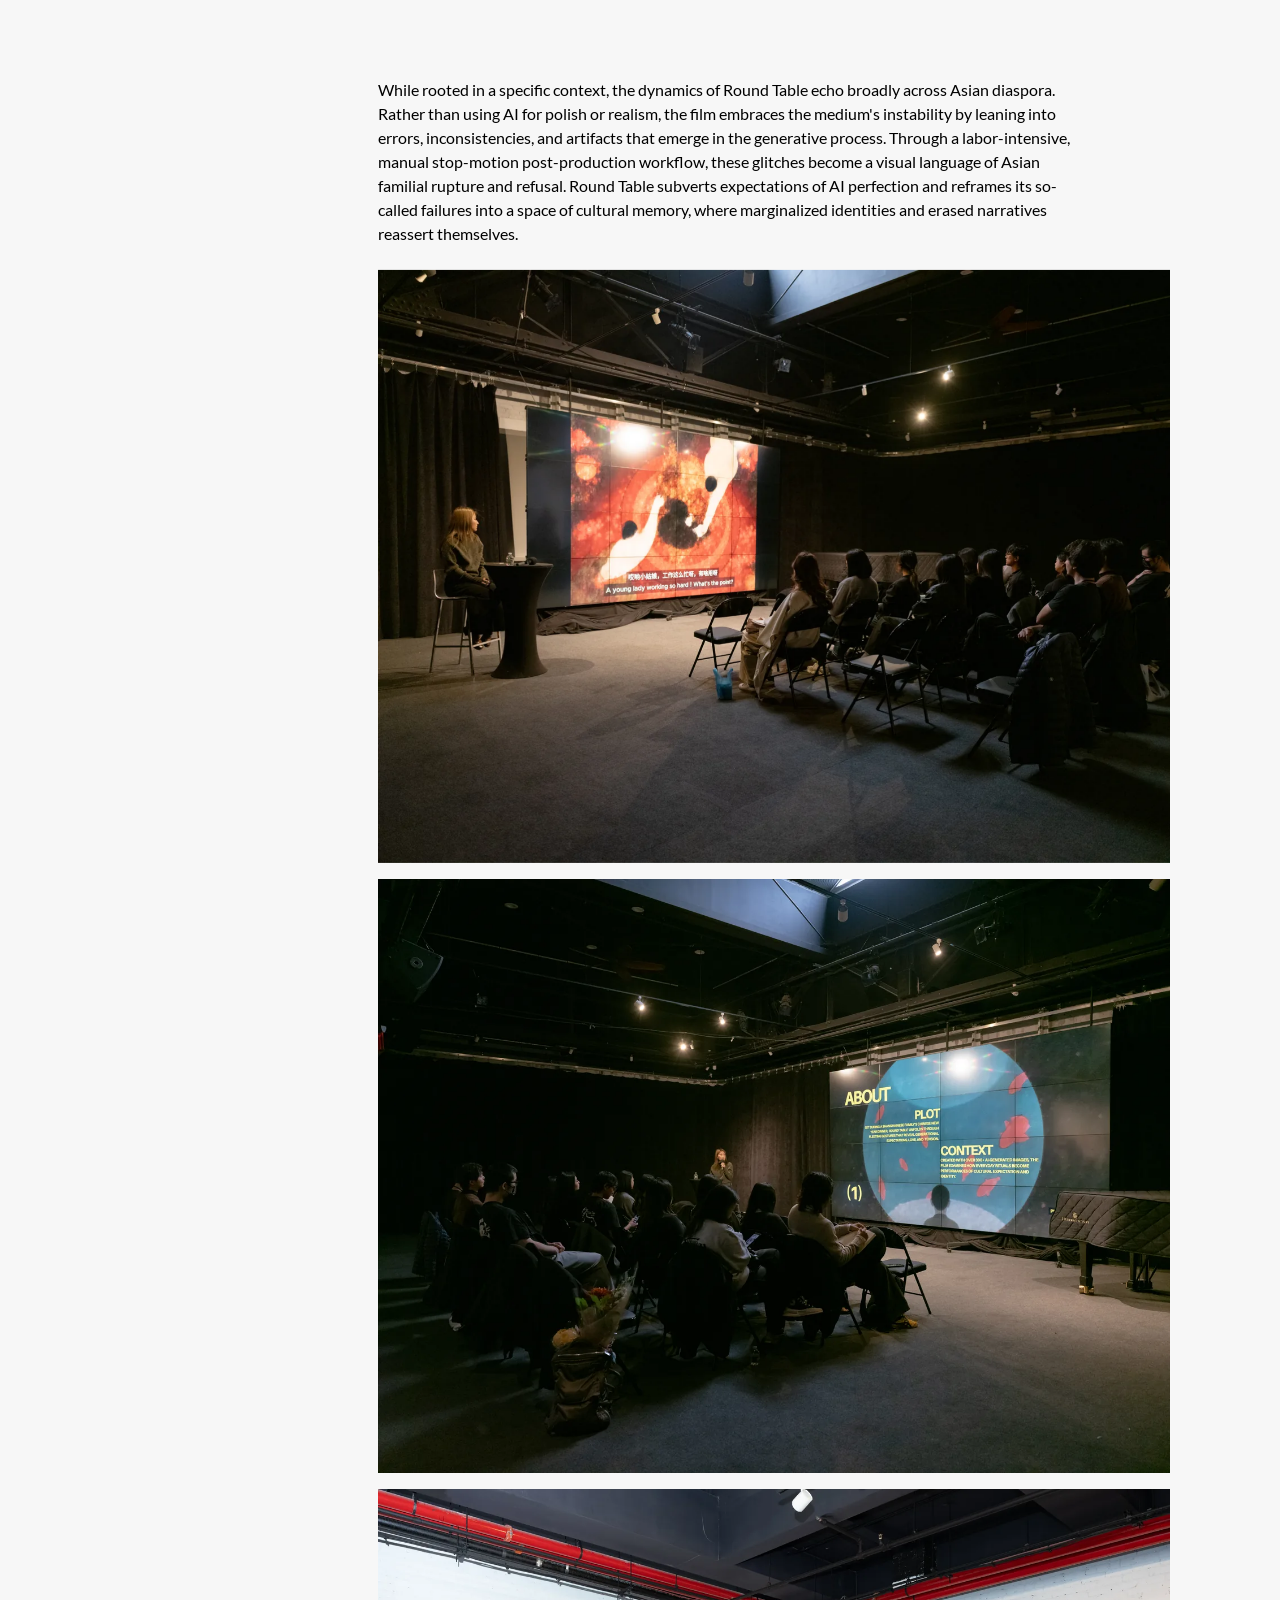
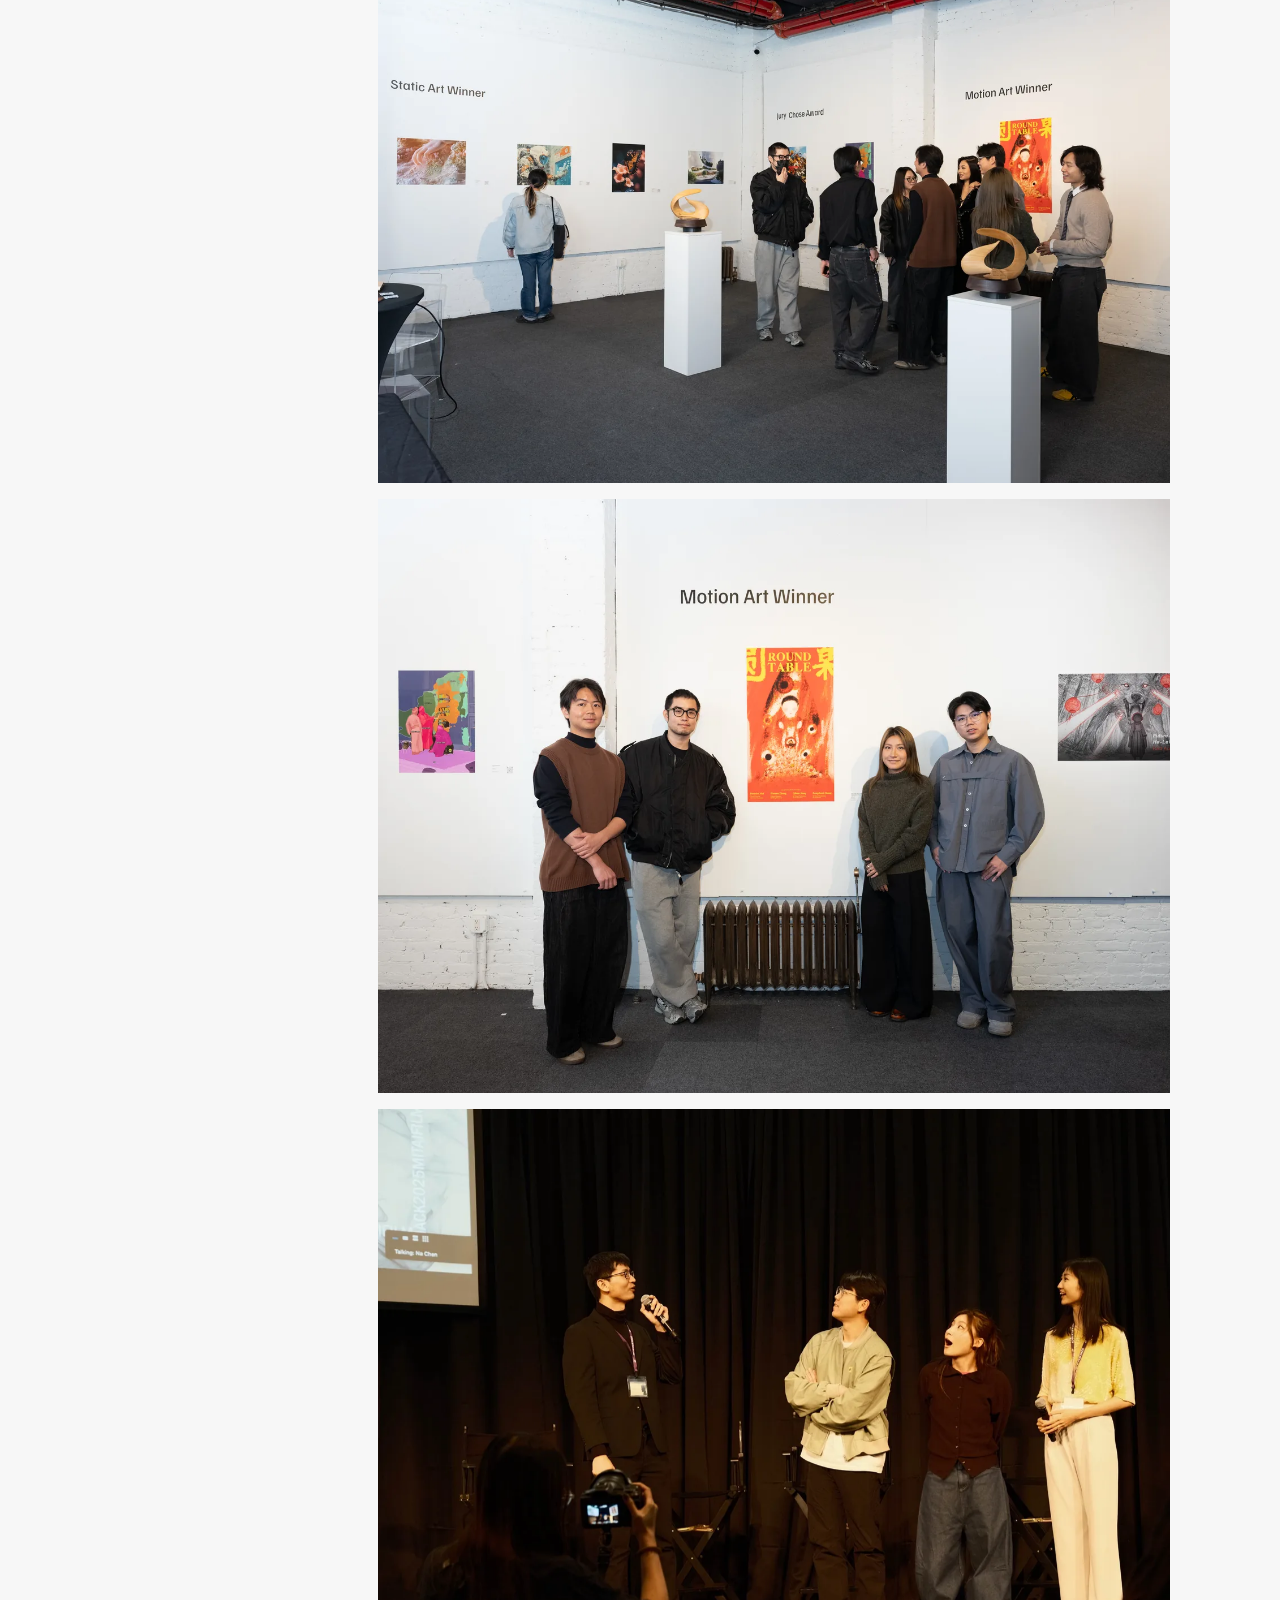
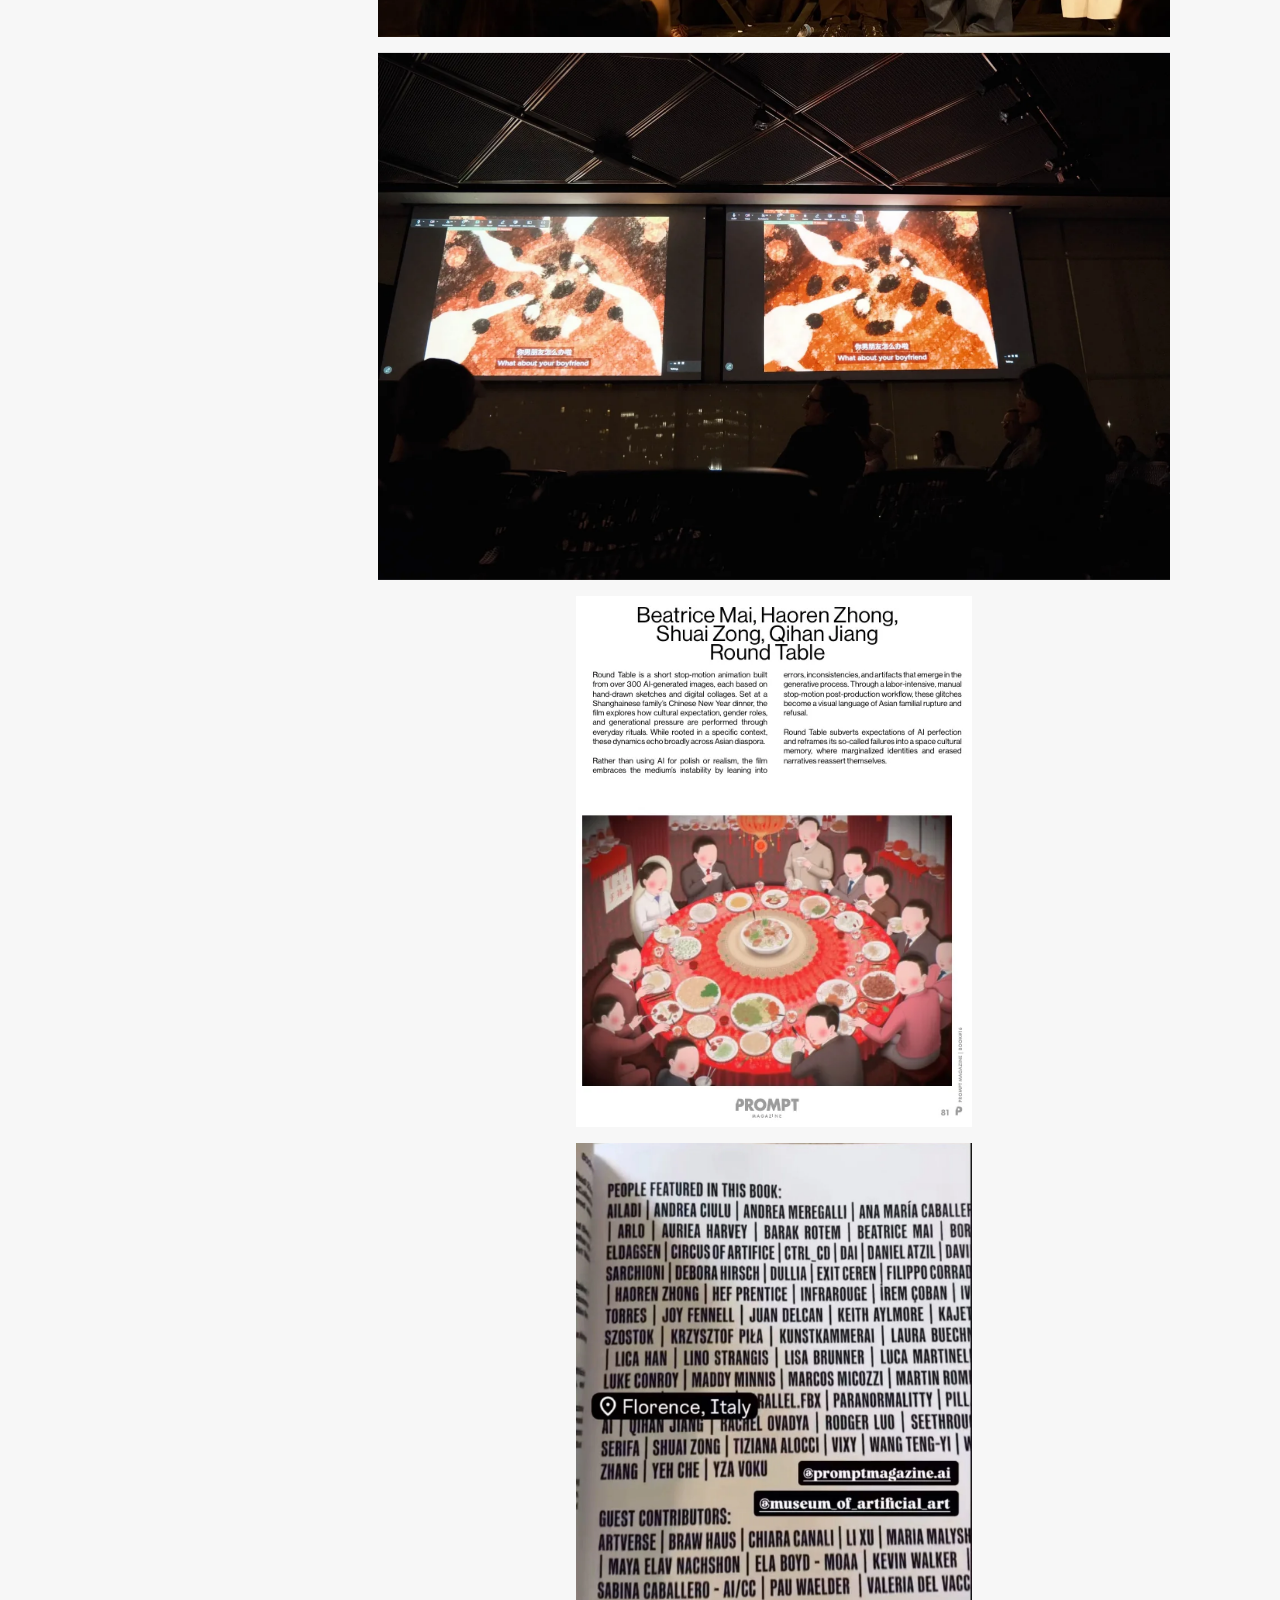
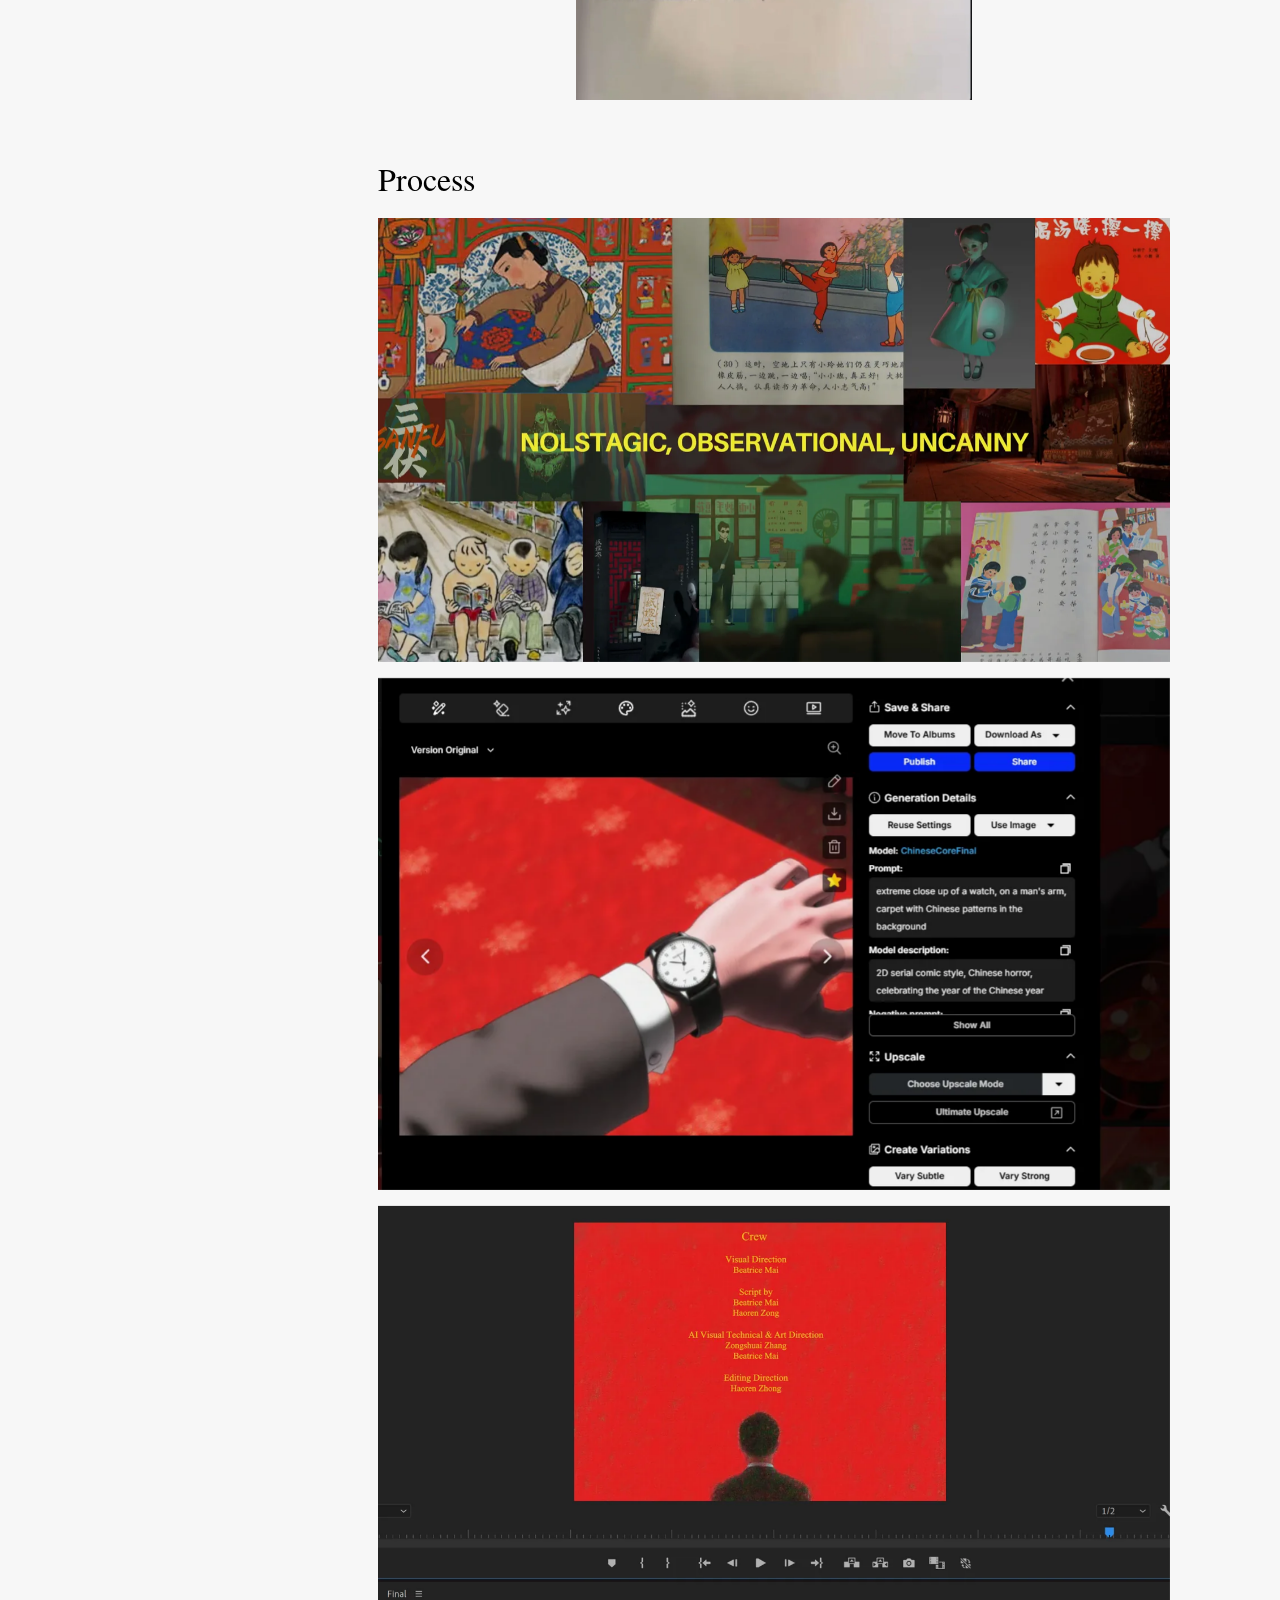
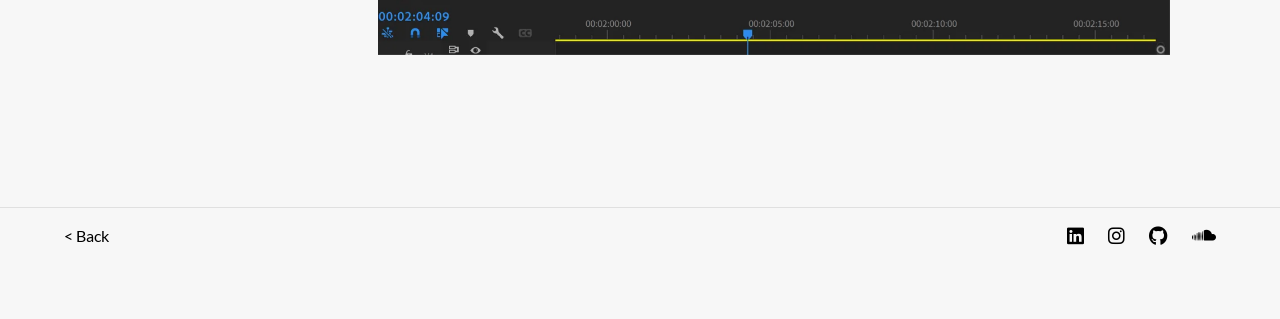
<file: works/round-table.html>
<!DOCTYPE html>
<html lang="en">
<head>
  <meta charset="UTF-8">
  <meta name="viewport" content="width=device-width, initial-scale=1.0">
  <title>Round Table</title>
  <link rel="stylesheet" href="../css/base.css">
  <link rel="stylesheet" href="../css/layout.css">
  <link rel="stylesheet" href="../css/nav.css">
  <link rel="stylesheet" href="../css/leftBar.css">
  <link rel="stylesheet" href="../css/works/works-base.css">
  <link rel="stylesheet" href="../css/footer.css">
  <script src="../js/generateBackground.js"></script>
  <link rel="stylesheet" href="../css/responsive.css">

  <!-- Font Awesome -->
  <link rel="stylesheet" href="https://cdnjs.cloudflare.com/ajax/libs/font-awesome/6.5.0/css/all.min.css">
</head>

<body class="work-page">
  <div id="nav"></div>
  <script src="../js/nav.js"></script>

  <div class="main-container">

    <!-- Left bar -->
    <script src="../js/leftBar.js"></script>
    <script>
      document.addEventListener('DOMContentLoaded', () => {
        document.querySelector('.main-container').prepend(createLeftBar());
      });
    </script>

    <div class="works-content">

      <!-- Banner -->
      <div class="banner-container">
        <img src="../assets/works/round-table/banner.webp" alt="Round Table Banner" class="banner">
      </div>

      <!-- Project brief -->
      <script src="../js/generateProjectBrief.js"></script>
      <script src="../js/worksContentFadeIn.js"></script>
      <script>
        (async () => {
          await generateProjectBrief(
            "Round Table",
            `Round Table is a short stop-motion animation built from over 300 AI-generated images, each based on hand-drawn sketches and digital collages. Set at a Shanghainese family's Chinese New Year dinner, the film explores how cultural expectation, gender roles, and generational pressure are performed through everyday rituals.`,
            `Round Table received Best Music Nomination at AI Film Hackathon 2025. I was also awarded Best Storytelling, Character &amp; Environment Narratives, at Artiver AI Art Award 2025 and documented in Prompt Magazine Issue 16. It is being shown at theBlanc Gallery, Time Square, and Burano AI Film Festival.`,
            ["Stable Diffusion", "MusicGen", "Hugging Face", "ElevenLabs", "Photoshop", "Ableton", "Adobe Premiere Pro"],
            ["AI Sound Designer", "Concept"],
            ["Beatrice Mai as Co-writer, AI Visual Direction", "Haoren Zhong as Co-writer, Dubbing Direction", "Zongshuai Zhang as AI Visual Technician, Art Direction"]
          );
          animateFadeIn(document.querySelector('.works-content')?.children ?? [], 0.15);
        })();
      </script>

      <div class="content-container">

        <figure class="content-figure-container">
          <iframe class="content-video" src="https://www.youtube.com/embed/EpFa-x9p0wo" allowfullscreen></iframe>
        </figure>

        <p>
          While rooted in a specific context, the dynamics of Round Table echo broadly across Asian diaspora. Rather than using AI for polish or realism, the film embraces the medium's instability by leaning into errors, inconsistencies, and artifacts that emerge in the generative process. Through a labor-intensive, manual stop-motion post-production workflow, these glitches become a visual language of Asian familial rupture and refusal. Round Table subverts expectations of AI perfection and reframes its so-called failures into a space of cultural memory, where marginalized identities and erased narratives reassert themselves.
        </p>

        <figure class="content-figure-container">
          <img src="../assets/works/round-table/doc-1.webp" alt="Round Table Documentation">
        </figure>

        <figure class="content-figure-container">
          <img src="../assets/works/round-table/doc-2.webp" alt="Round Table Documentation">
        </figure>

        <figure class="content-figure-container">
          <img src="../assets/works/round-table/doc-3.webp" alt="Round Table Documentation">
        </figure>

        <figure class="content-figure-container">
          <img src="../assets/works/round-table/doc-4.webp" alt="Round Table Documentation">
        </figure>

        <figure class="content-figure-container">
          <img src="../assets/works/round-table/doc-5.webp" alt="Round Table Documentation">
        </figure>

        <figure class="content-figure-container">
          <img src="../assets/works/round-table/doc-6.webp" alt="Round Table Documentation">
        </figure>

        <figure class="content-figure-container fig-half">
          <img src="../assets/works/round-table/doc-7.webp" alt="Round Table Documentation">
        </figure>

        <figure class="content-figure-container fig-half">
          <img src="../assets/works/round-table/doc-8.webp" alt="Round Table Documentation">
        </figure>

        <!-- Process -->
        <h1 class="content-title">Process</h1>

        <figure class="content-figure-container">
          <img src="../assets/works/round-table/process-1.webp" alt="Round Table Process">
        </figure>

        <figure class="content-figure-container">
          <img src="../assets/works/round-table/process-2.webp" alt="Round Table Process">
        </figure>

        <figure class="content-figure-container">
          <img src="../assets/works/round-table/process-3.webp" alt="Round Table Process">
        </figure>

      </div>
    </div>
  </div>

  <div id="footer"></div>
  <script src="../js/footer.js"></script>
</body>
</html>
</file>
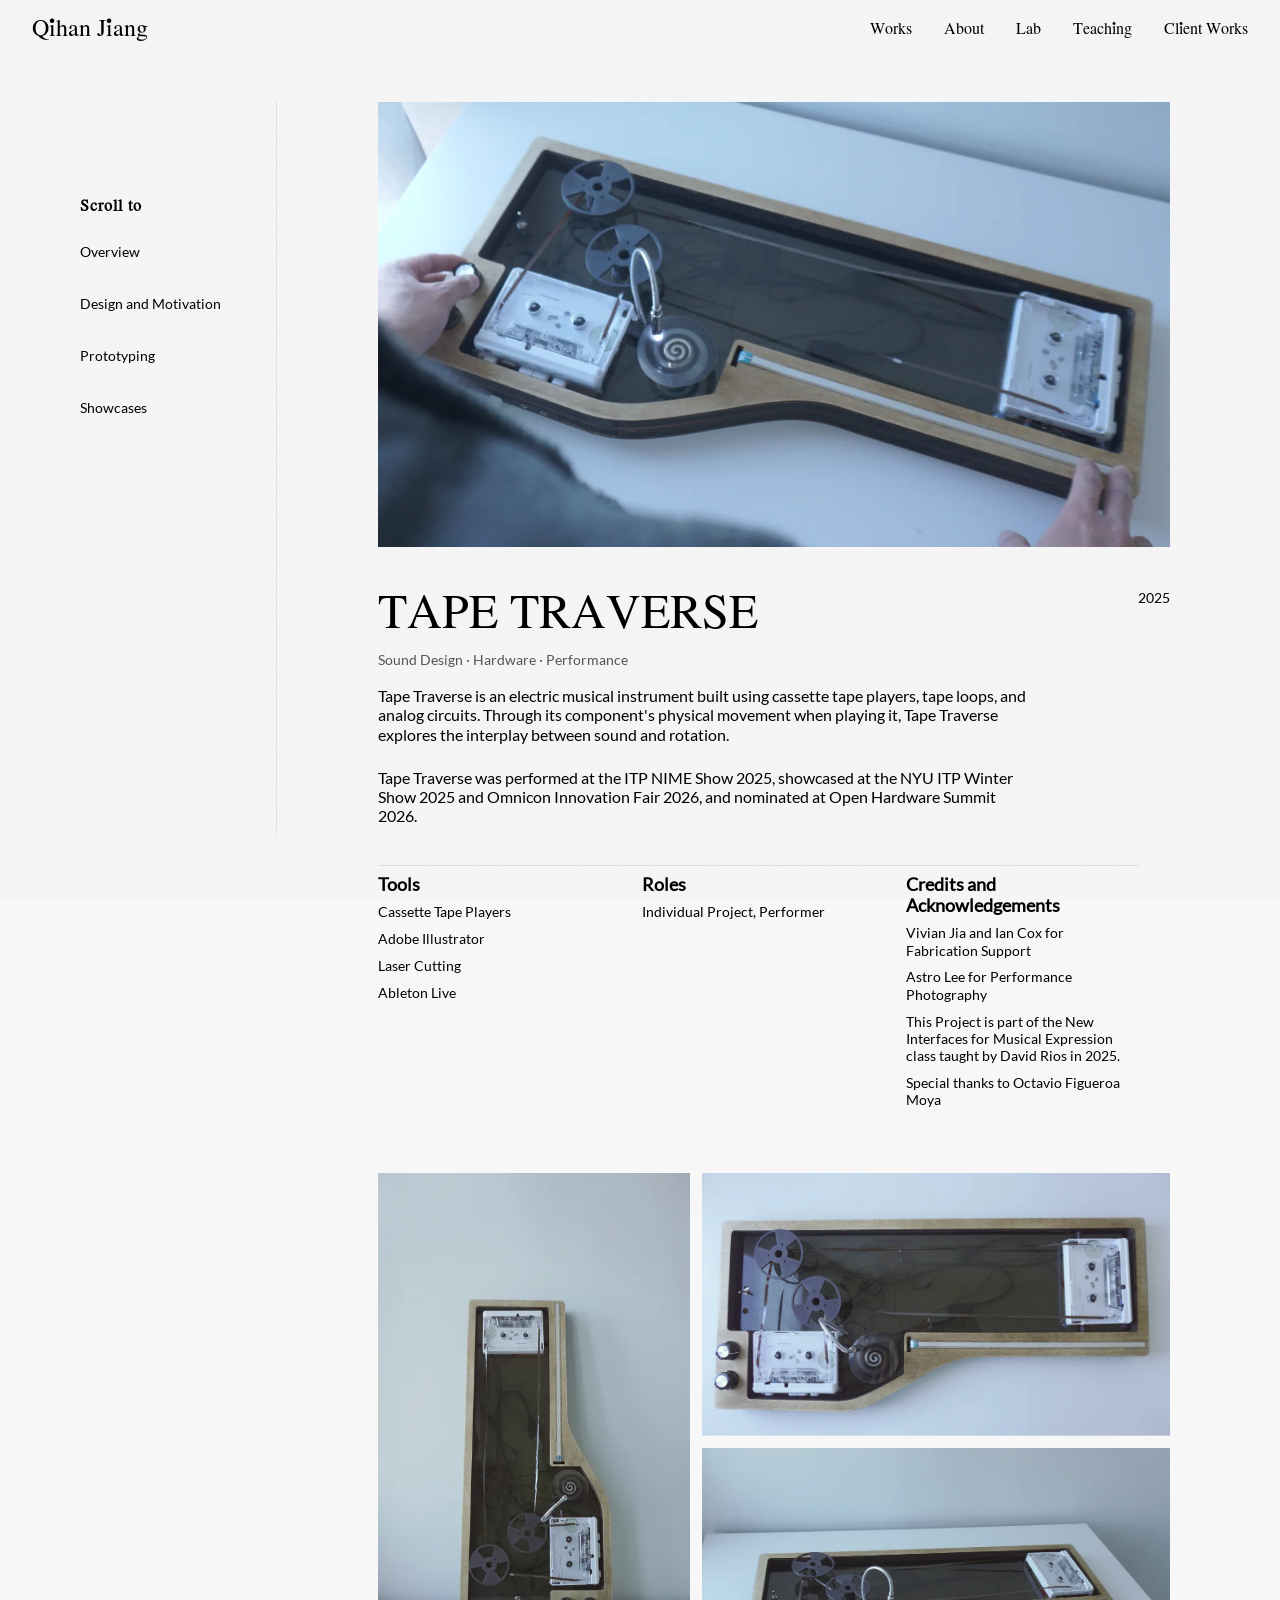
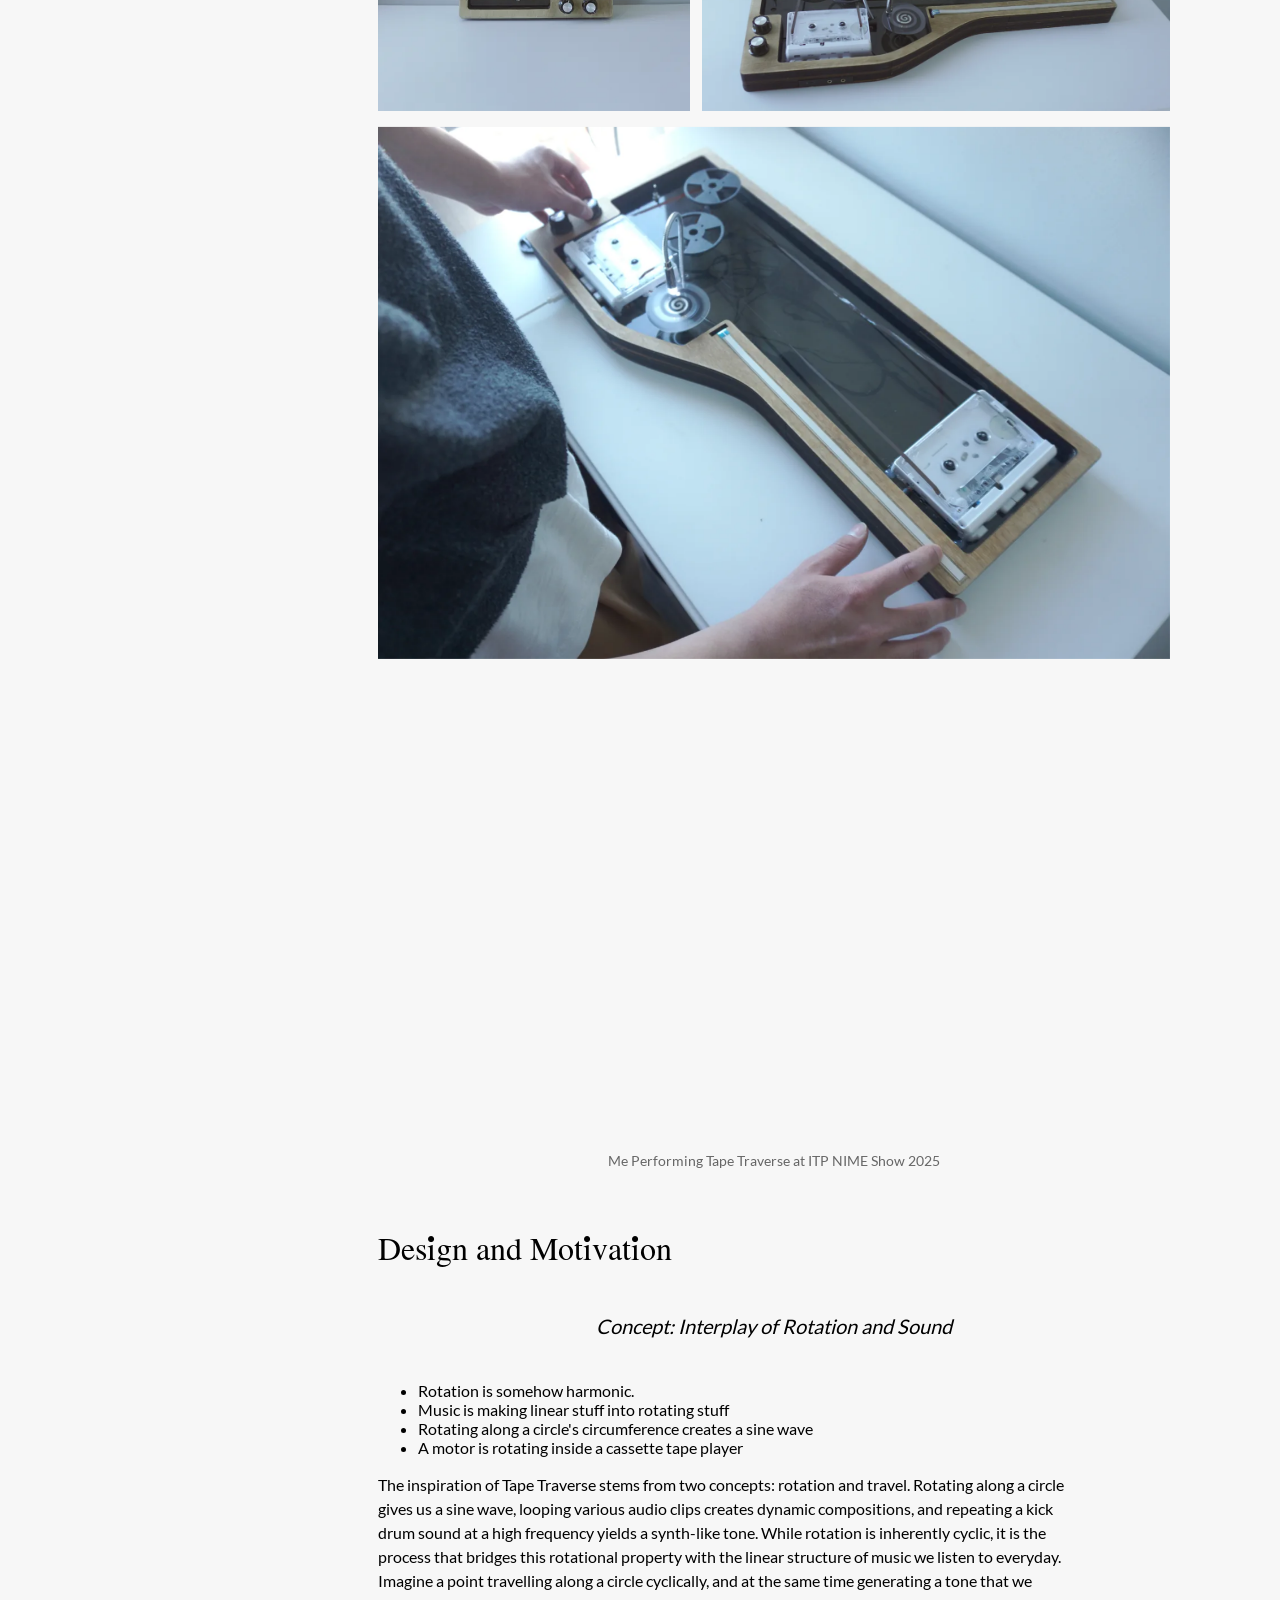
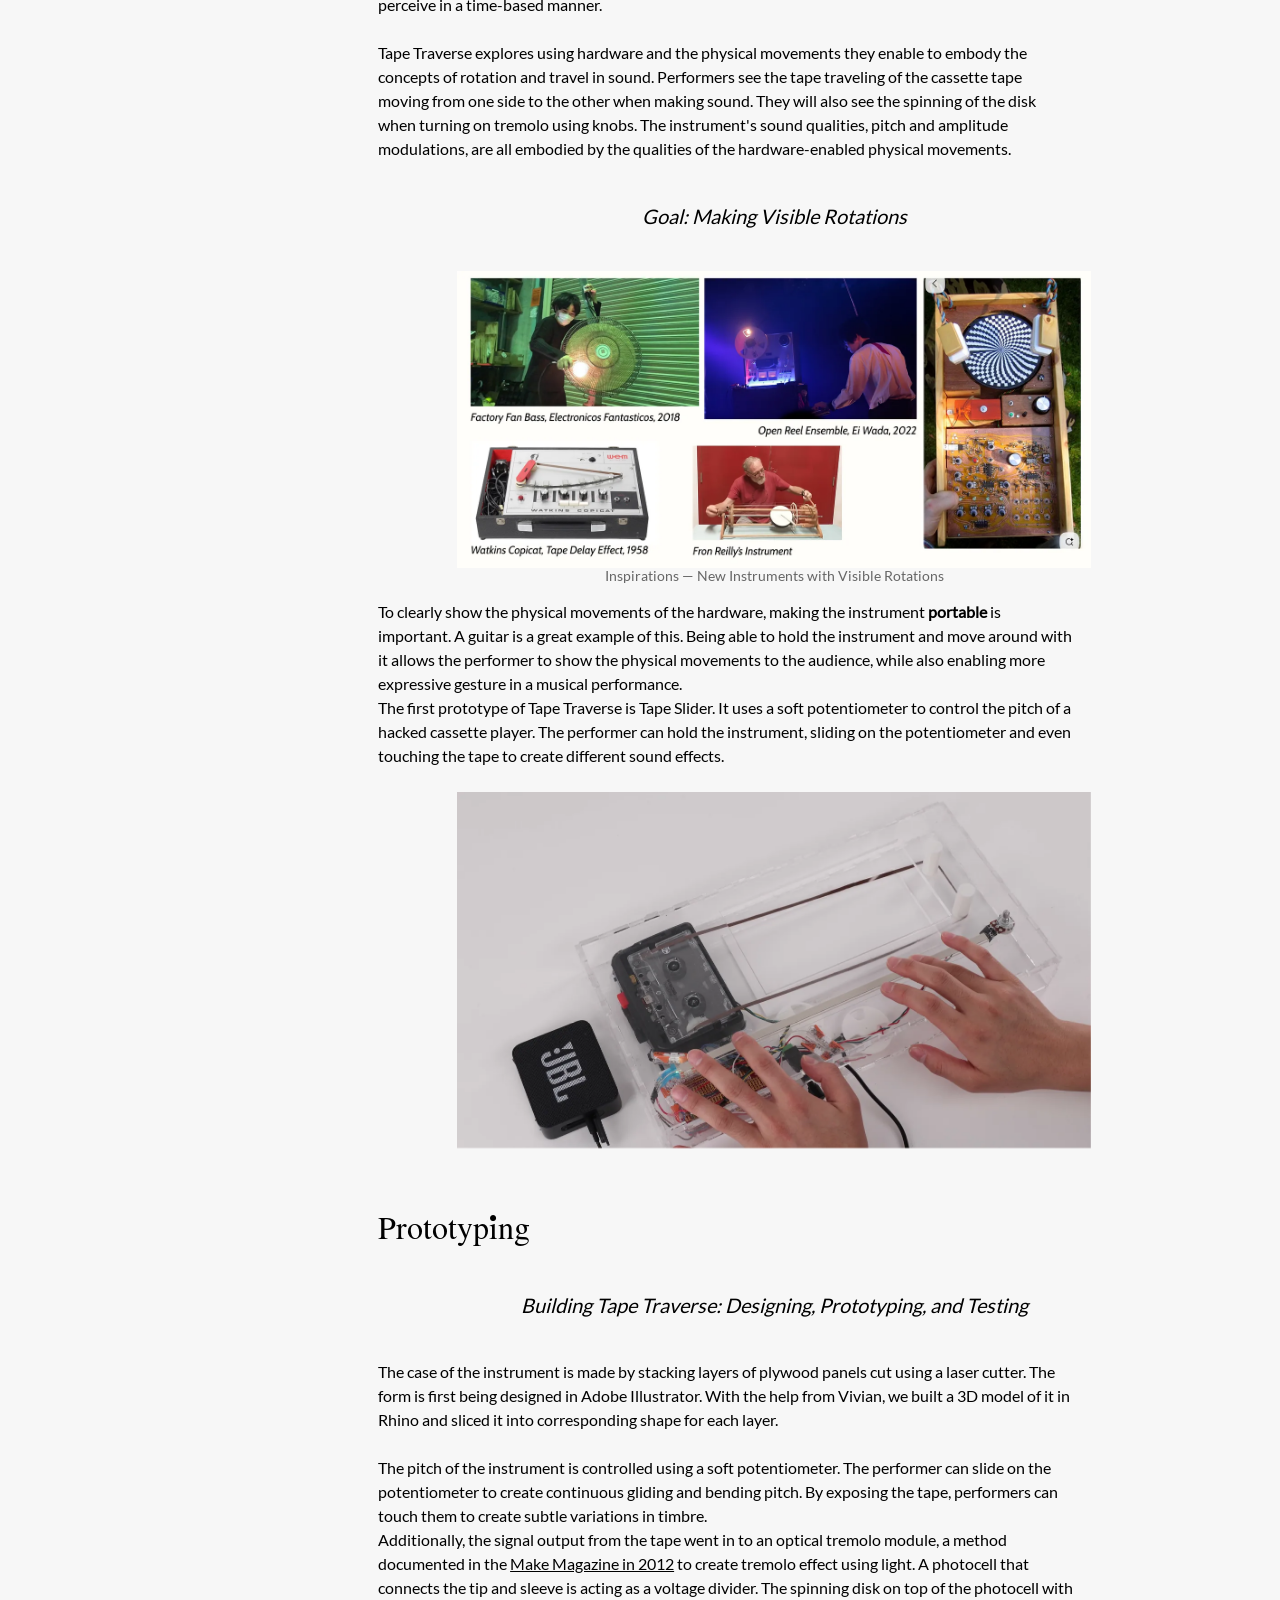
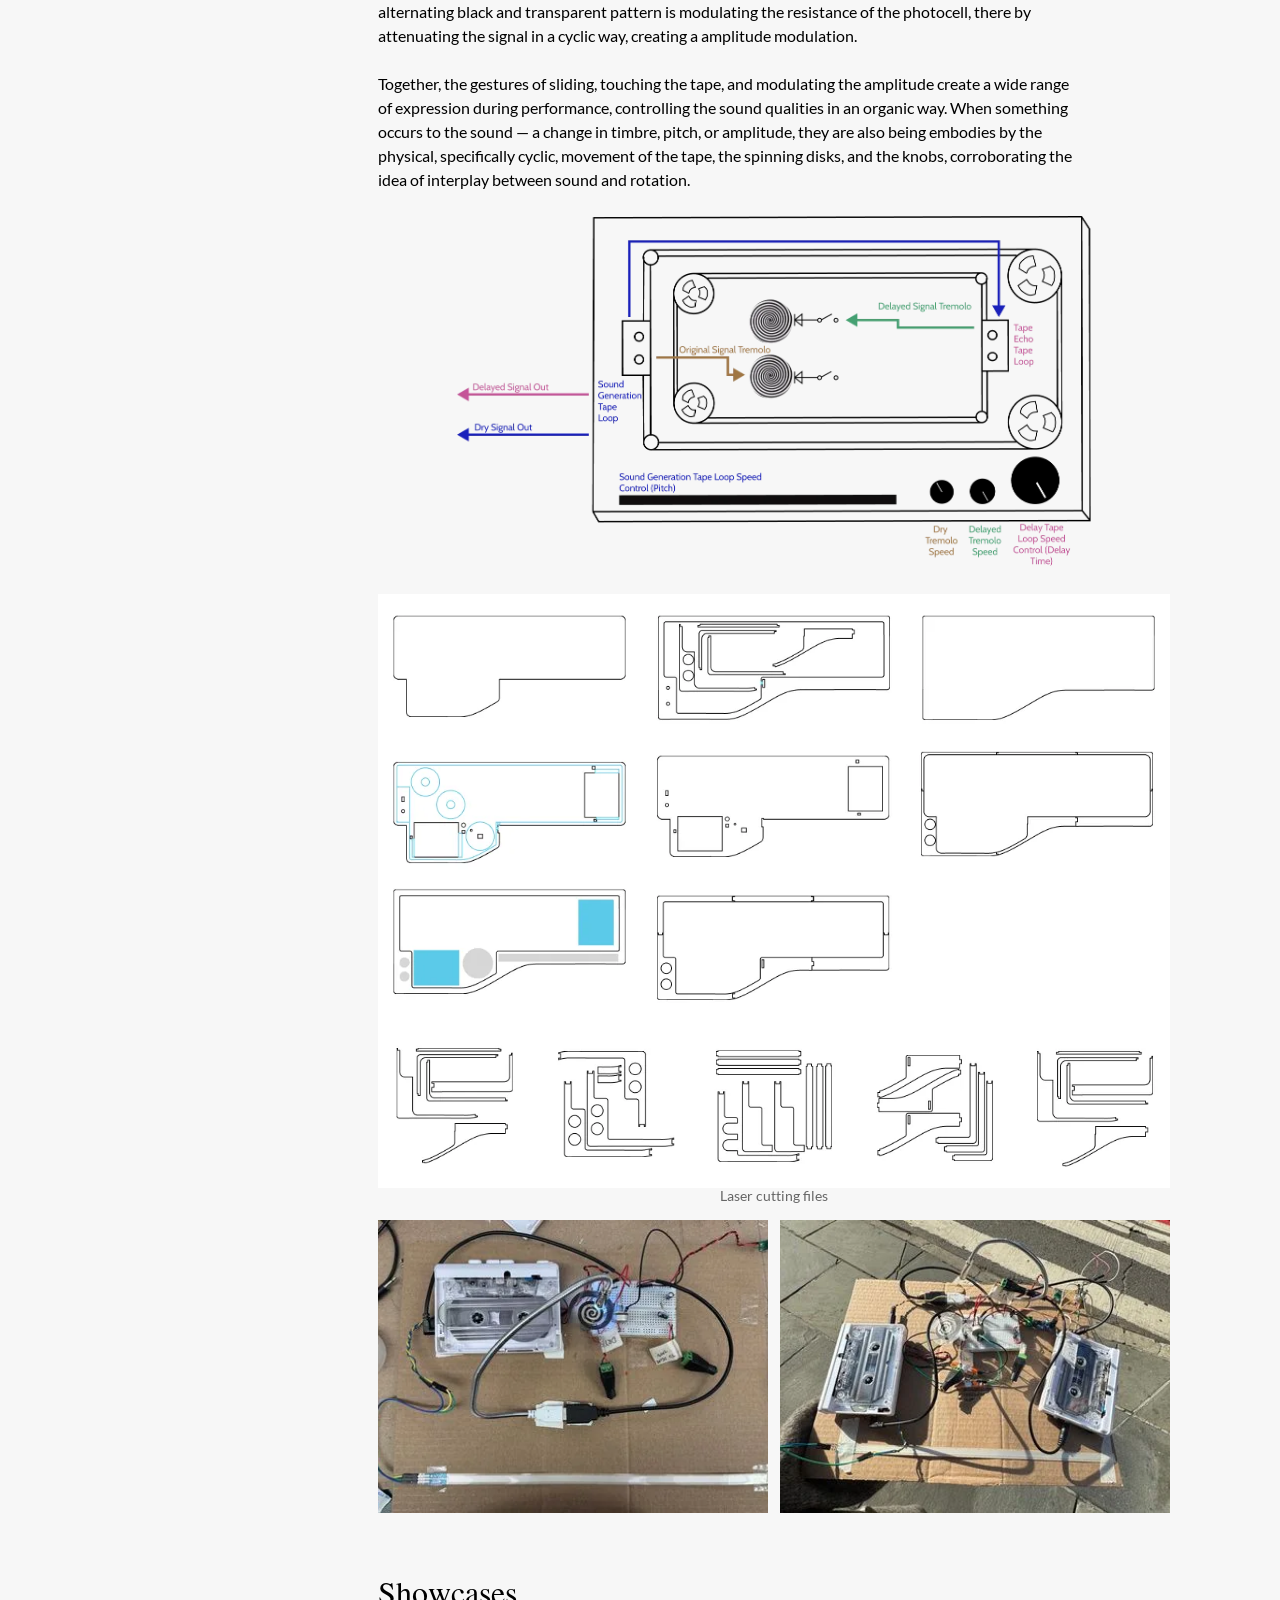
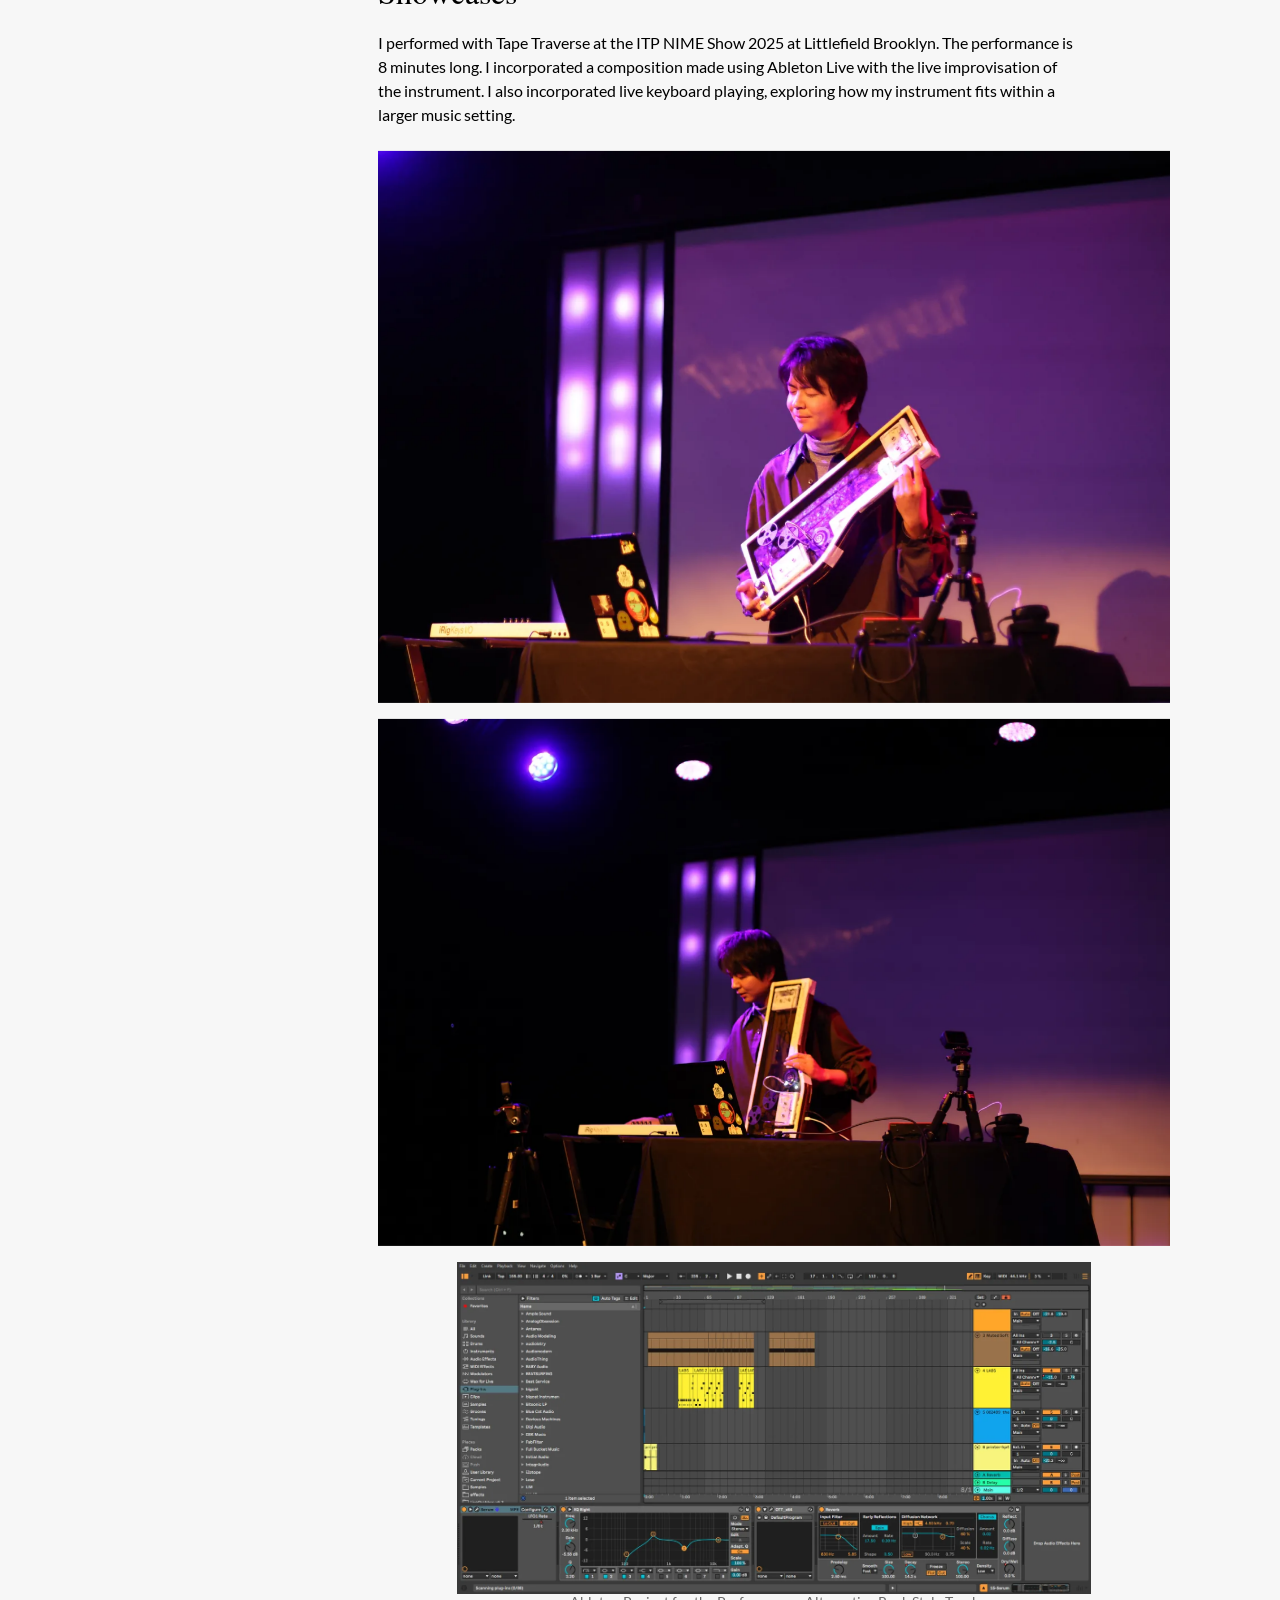
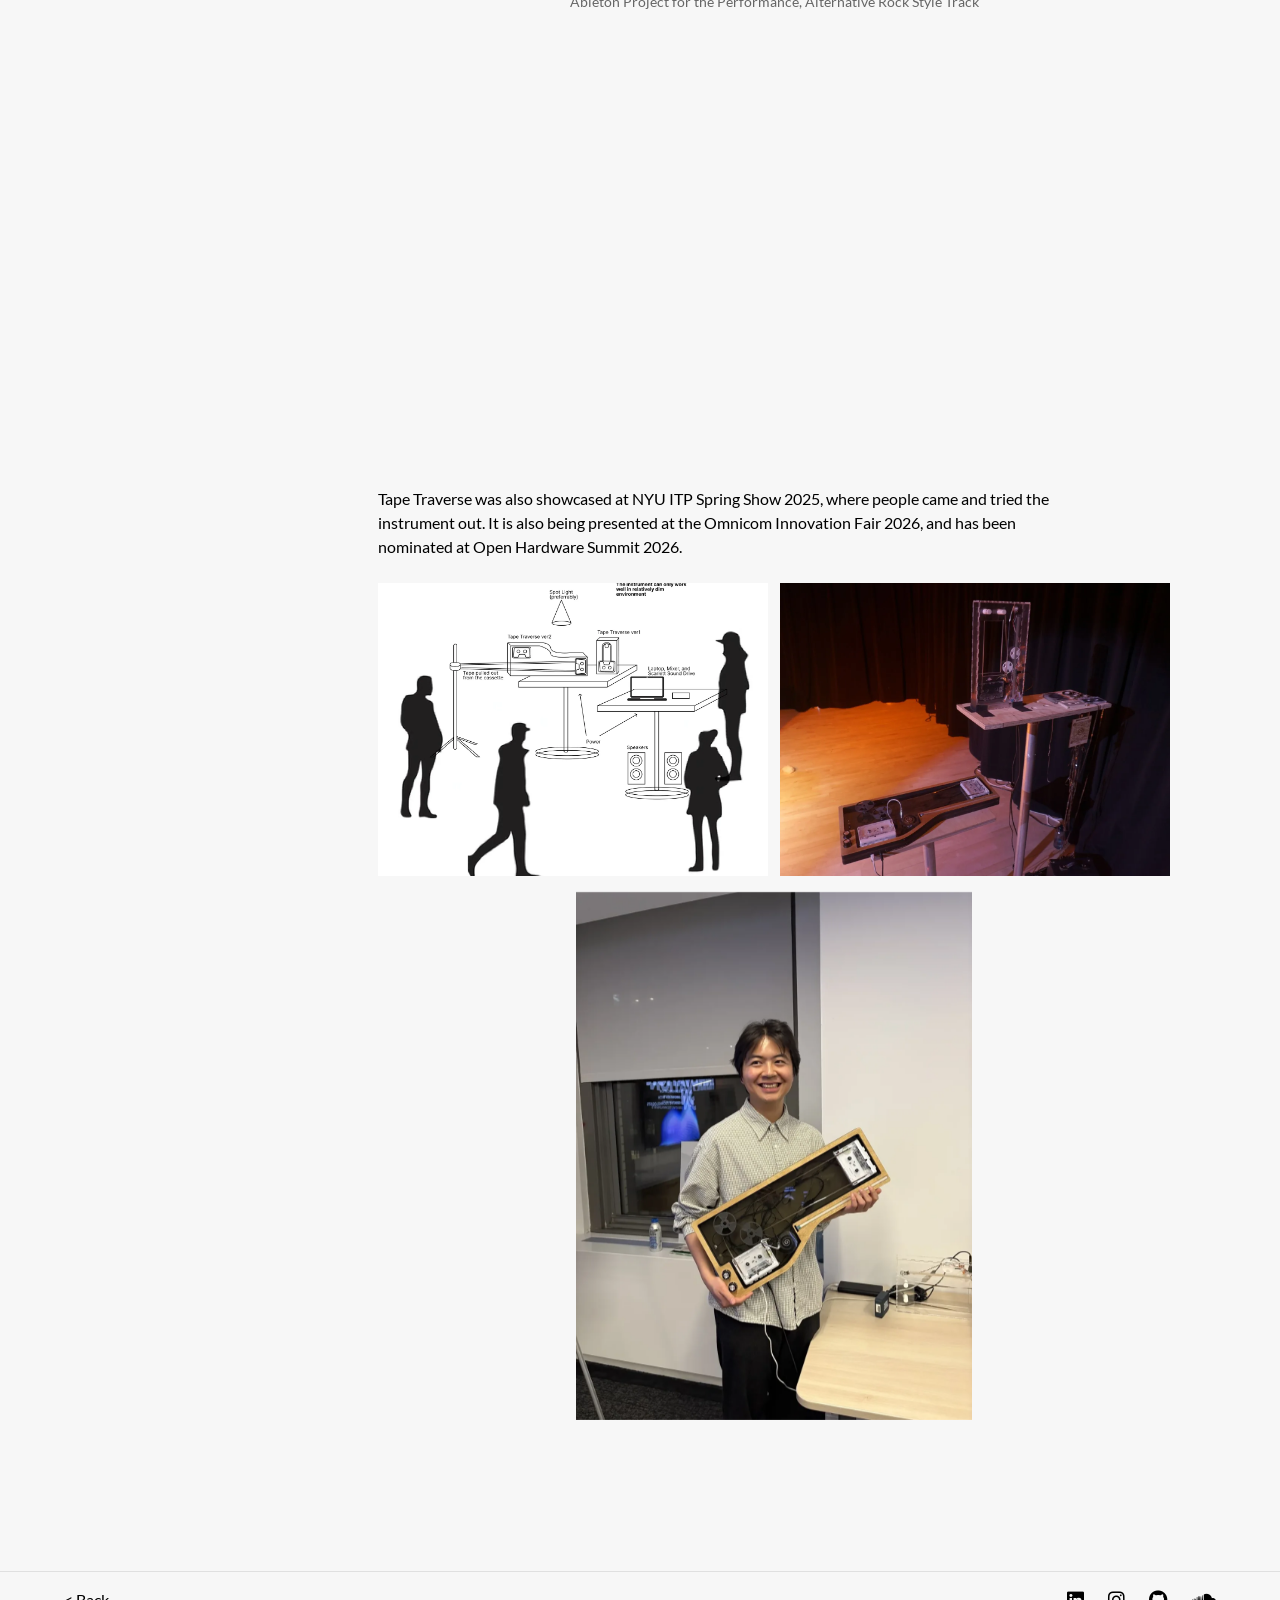
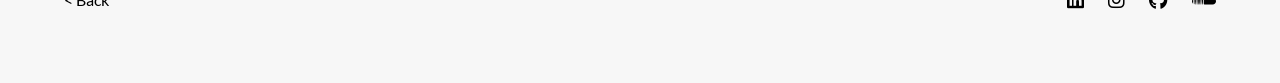
<file: works/tape-traverse.html>
<!DOCTYPE html>
<html lang="en">
<head>
  <meta charset="UTF-8">
  <meta name="viewport" content="width=device-width, initial-scale=1.0">
  <title>Tape Traverse</title>
  <link rel="stylesheet" href="../css/base.css">
  <link rel="stylesheet" href="../css/layout.css">
  <link rel="stylesheet" href="../css/nav.css">
  <link rel="stylesheet" href="../css/leftBar.css">
  <link rel="stylesheet" href="../css/works/works-base.css">
  <link rel="stylesheet" href="../css/works/tape-traverse.css">
  <link rel="stylesheet" href="../css/footer.css">
  <script src="../js/generateBackground.js"></script>
  <link rel="stylesheet" href="../css/responsive.css">

  <!-- Font Awesome -->
  <link rel="stylesheet" href="https://cdnjs.cloudflare.com/ajax/libs/font-awesome/6.5.0/css/all.min.css">
</head>

<body class="work-page">
  <div id="nav"></div>
  <script src="../js/nav.js"></script>

  <div class="main-container">

    <!-- Left bar -->
    <script src="../js/leftBar.js"></script>
    <script>
      document.addEventListener('DOMContentLoaded', () => {
        document.querySelector('.main-container').prepend(createLeftBar());
      });
    </script>

    <div class="works-content">

      <!-- Banner -->
      <div class="banner-container">
        <img src="../assets/thumbnails/tape-traverse.webp" alt="Main Image" class="banner">
      </div>

      <!-- Project brief (injected by JS before .content-container) -->
      <script src="../js/generateProjectBrief.js"></script>
      <script src="../js/worksContentFadeIn.js"></script>
      <script>
        // Input format for the generateProjectBritef function: (Name(str), Description(str), Awards(str), Tools(arr), Tags(arr), Roles(arr), Acknowledgements(arr))
        (async () => {
          await generateProjectBrief(
            "Tape Traverse",
            `Tape Traverse is an electric musical instrument built using cassette tape players, tape loops, and analog circuits.
            Through its component's physical movement when playing it, Tape Traverse explores the interplay between sound and rotation.`,
            `Tape Traverse was performed at the ITP NIME Show 2025, showcased at the NYU ITP Winter Show 2025 and Omnicon Innovation Fair 2026, and nominated at Open Hardware Summit 2026.`,
            ["Cassette Tape Players", "Adobe Illustrator", "Laser Cutting", "Ableton Live"],
            ["Individual Project, Performer"],
            [
              "Vivian Jia and Ian Cox for Fabrication Support",
              "Astro Lee for Performance Photography",
              "This Project is part of the New Interfaces for Musical Expression class taught by David Rios in 2025.",
              "Special thanks to Octavio Figueroa Moya"
            ]
          );
          animateFadeIn(document.querySelector('.works-content')?.children ?? [], 0.15);
        })();
      </script>

      <div class="content-container">

        <!-- Display Counter -->
        <div class="display-counter">
          <div class="fig-grid fig-grid-1">
            <figure class="content-figure-container">
              <img src="../assets/works/tape-traverse/docimg-1.webp" alt="">
            </figure>
            <figure class="content-figure-container">
              <img src="../assets/works/tape-traverse/docimg-2.webp" alt="">
            </figure>
            <figure class="content-figure-container">
              <img src="../assets/works/tape-traverse/docimg-3.webp" alt="">
            </figure>
          </div>
        </div>
        <figure class="content-figure-container fig-full">
          <img src="../assets/works/tape-traverse/docimg-4.webp" alt="">
        </figure>
        
        <figure class="content-figure-container">
          <iframe class="content-video" src="https://drive.google.com/file/d/12trYvZ2G7xl9-VfuPbK61XBdT2K_I7KA/preview" allowfullscreen></iframe>
          <figcaption>Me Performing Tape Traverse at ITP NIME Show 2025</figcaption>
        </figure>

        <!-- Design and Motivation -->
        <h1 class="content-title">Design and Motivation</h1>

        <div class="call-out-container">
          <p>Concept: Interplay of Rotation and Sound</p>
        </div>
        <ul>
          <li>Rotation is somehow harmonic.</li>
          <li>Music is making linear stuff into rotating stuff</li>
          <li>Rotating along a circle's circumference creates a sine wave</li>
          <li>A motor is rotating inside a cassette tape player</li>
        </ul>
        <p >
          The inspiration of Tape Traverse stems from two concepts: rotation and travel. Rotating along a circle gives us a sine wave, looping various audio clips creates dynamic compositions, and repeating a kick drum sound at a high frequency yields a synth-like tone. While rotation is inherently cyclic, it is the process that bridges this rotational property with the linear structure of music we listen to everyday. Imagine a point travelling along a circle cyclically, and at the same time generating a tone that we perceive in a time-based manner.
        </p>
        <p >
          Tape Traverse explores using hardware and the physical movements they enable to embody the concepts of rotation and travel in sound. Performers see the tape traveling of the cassette tape moving from one side to the other when making sound. They will also see the spinning of the disk when turning on tremolo using knobs. The instrument's sound qualities, pitch and amplitude modulations, are all embodied by the qualities of the hardware-enabled physical movements.
        </p>

        <div class="call-out-container">
          <p>Goal: Making Visible Rotations</p>
        </div>
        <figure class="content-figure-container fig-wide">
          <img src="../assets/works/tape-traverse/inspirations.webp" alt="Inspirations">
          <figcaption>Inspirations — New Instruments with Visible Rotations</figcaption>
        </figure>

        <p >
          To clearly show the physical movements of the hardware, making the instrument <b>portable</b> is important. A guitar is a great example of this. Being able to hold the instrument and move around with it allows the performer to show the physical movements to the audience, while also enabling more expressive gesture in a musical performance.
          <br>
          The first prototype of Tape Traverse is Tape Slider. It uses a soft potentiometer to control the pitch of a hacked cassette player. The performer can hold the instrument, sliding on the potentiometer and even touching the tape to create different sound effects.
        </p>

        

        <figure class="content-figure-container fig-wide">
          <img src="../assets/works/tape-traverse/tapeslider-3.webp" alt="Tape Slider prototype 3">
        </figure>

        <h1 class="content-title">Prototyping</h1>
        <div class="call-out-container">
          <p>Building Tape Traverse: Designing, Prototyping, and Testing</p>
        </div>
        <p >
        The case of the instrument is made by stacking layers of plywood panels cut using a laser cutter. The form is first being designed in Adobe Illustrator. With the help from Vivian, we built a 3D model of it in Rhino and sliced it into corresponding shape for each layer. <br>
<br>
The pitch of the instrument is controlled using a soft potentiometer. The performer can slide on the potentiometer to create continuous gliding and bending pitch. By exposing the tape, performers can touch them to create subtle variations in timbre. <br>

Additionally, the signal output from the tape went in to an optical tremolo module, a method documented in the <a href="https://makezine.com/projects/optical-tremolo-box/" target="_blank">Make Magazine in 2012</a> to create tremolo effect using light. A photocell that connects the tip and sleeve is acting as a voltage divider. The spinning disk on top of the photocell with alternating black and transparent pattern is modulating the resistance of the photocell, there by attenuating the signal in a cyclic way, creating a amplitude modulation.<br>
<br>
Together, the gestures of sliding, touching the tape, and modulating the amplitude create a wide range of expression during performance, controlling the sound qualities in an organic way. When something occurs to the sound — a change in timbre, pitch, or amplitude, they are also being embodies by the physical, specifically cyclic, movement of the tape, the spinning disks, and the knobs, corroborating the idea of interplay between sound and rotation.  <br>
        </p>


        <figure class="content-figure-container fig-wide">
          <img src="../assets/works/tape-traverse/diagram1.webp" alt="Circuit diagram">
        </figure>
        <figure class="content-figure-container fig-full">
          <img src="../assets/works/tape-traverse/laser-cutting.webp" alt="Laser cutting">
          <figcaption>Laser cutting files</figcaption>
        </figure>


        <div class="fig-grid fig-grid-2">
          <figure class="content-figure-container">
            <img src="../assets/works/tape-traverse/prototype1.webp" alt="Prototype v1">
          </figure>
          <figure class="content-figure-container">
            <img src="../assets/works/tape-traverse/prototype2.webp" alt="Prototype v2">
          </figure>
        </div>

        <!-- Showcases -->
        <h1 class="content-title">Showcases</h1>
        <p >
          I performed with Tape Traverse at the ITP NIME Show 2025 at Littlefield Brooklyn. The performance is 8 minutes long.
          I incorporated a composition made using Ableton Live with the live improvisation of the instrument. I also incorporated live keyboard playing, exploring how my instrument fits within a larger music setting.
        </p>
        <figure class="content-figure-container fig-full">
          <img src="../assets/works/tape-traverse/performance1.webp" alt="Performance">
        </figure>
        <figure class="content-figure-container fig-full">
          <img src="../assets/works/tape-traverse/performance2.webp" alt="Performance">
        </figure>
          <figure class="content-figure-container fig-wide">
          <img src="../assets/works/tape-traverse/ableton-project-screenshot.webp" alt="Ableton Project Screenshot">
          <figcaption>Ableton Project for the Performance, Alternative Rock Style Track</figcaption>
        </figure>
        <iframe class="content-video" src="https://www.youtube.com/embed/tyYlDSQvRyQ?start=4569" allowfullscreen></iframe>


        <p >
          Tape Traverse was also showcased at NYU ITP Spring Show 2025, where people came and tried the instrument out.
          It is also being presented at the Omnicom Innovation Fair 2026, and has been nominated at Open Hardware Summit 2026.
        </p>

        <div class="fig-grid fig-grid-3">
          <figure class="content-figure-container">
            <img src="../assets/works/tape-traverse/showDiagram.webp" alt="Show diagram">
          </figure>
          <figure class="content-figure-container">
            <img src="../assets/works/tape-traverse/exhibition.webp" alt="Exhibition">
          </figure>
        </div>

        <figure class="content-figure-container fig-half">
          <img src="../assets/works/tape-traverse/omnicon.webp" alt="Omnicom Innovation Fair">
        </figure>

      </div>
    </div>
  </div>

  <div id="footer"></div>
  <script src="../js/footer.js"></script>
</body>
</html>
</file>
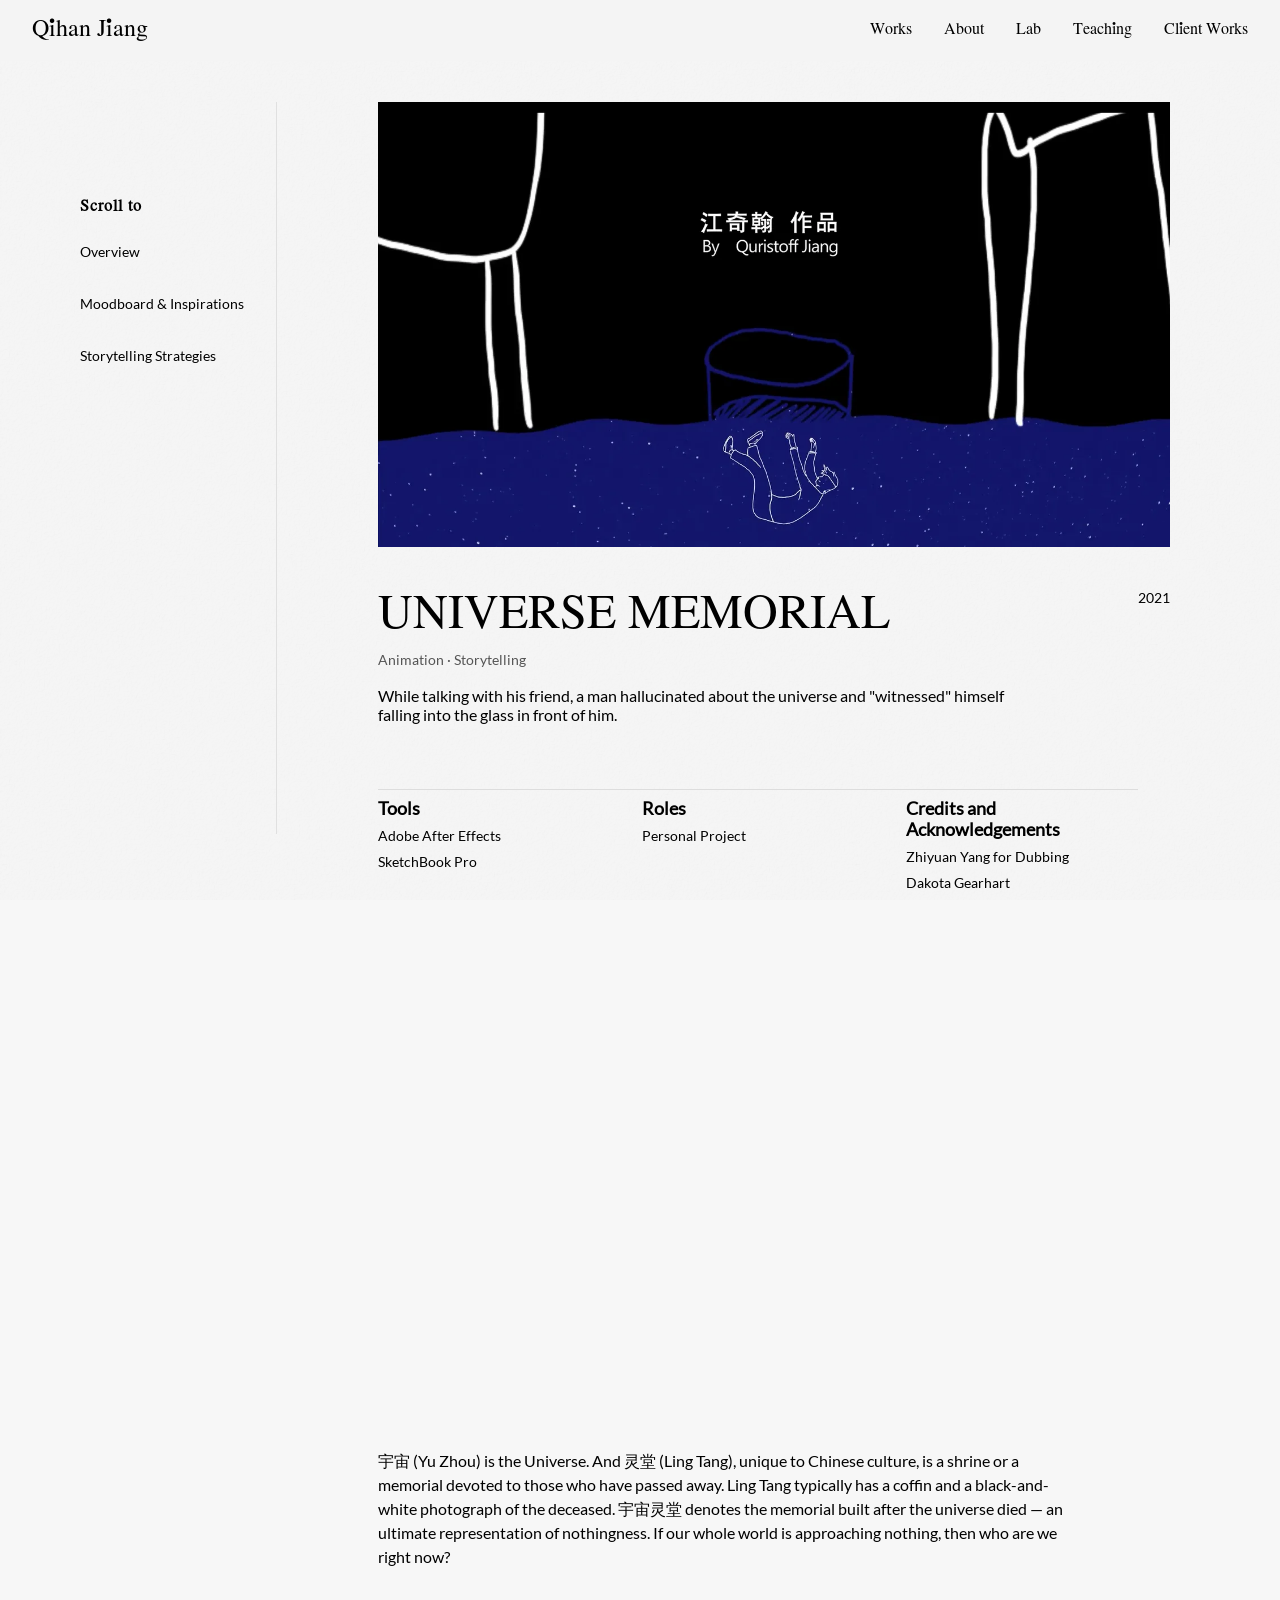
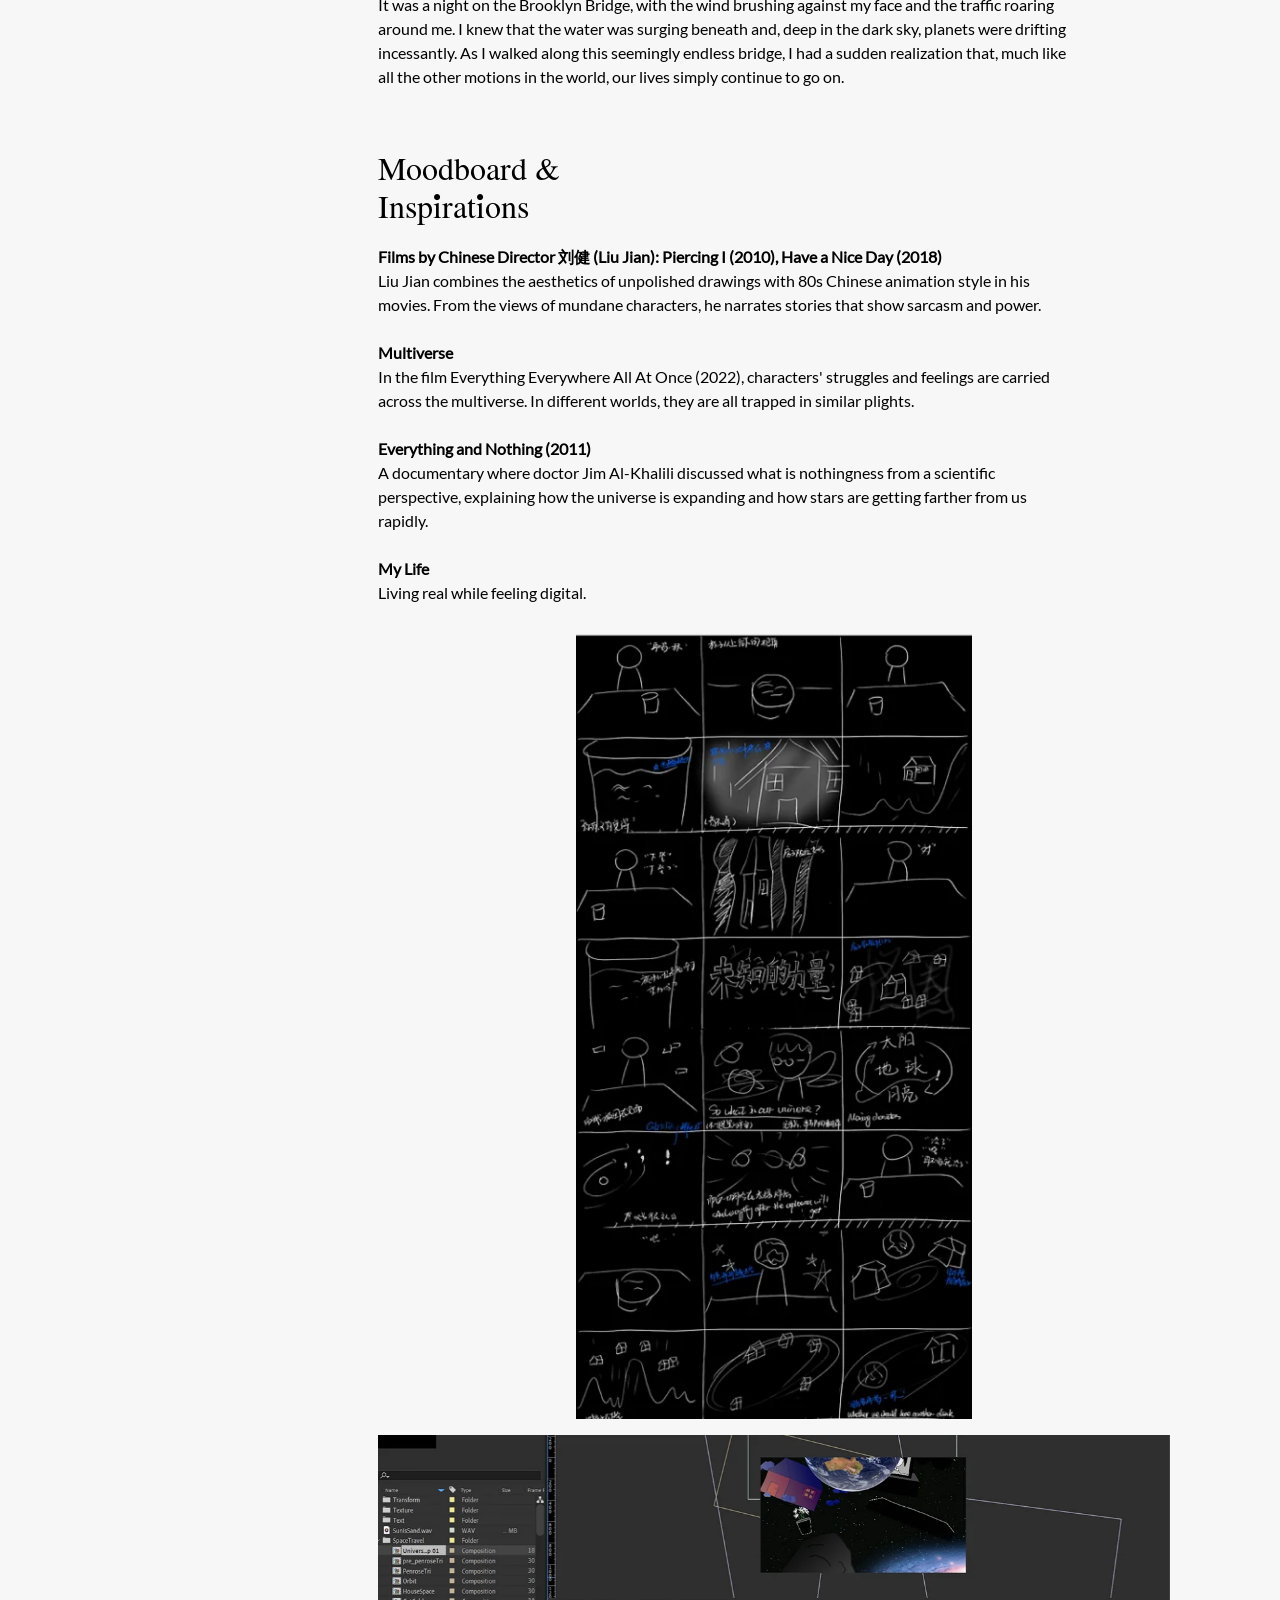
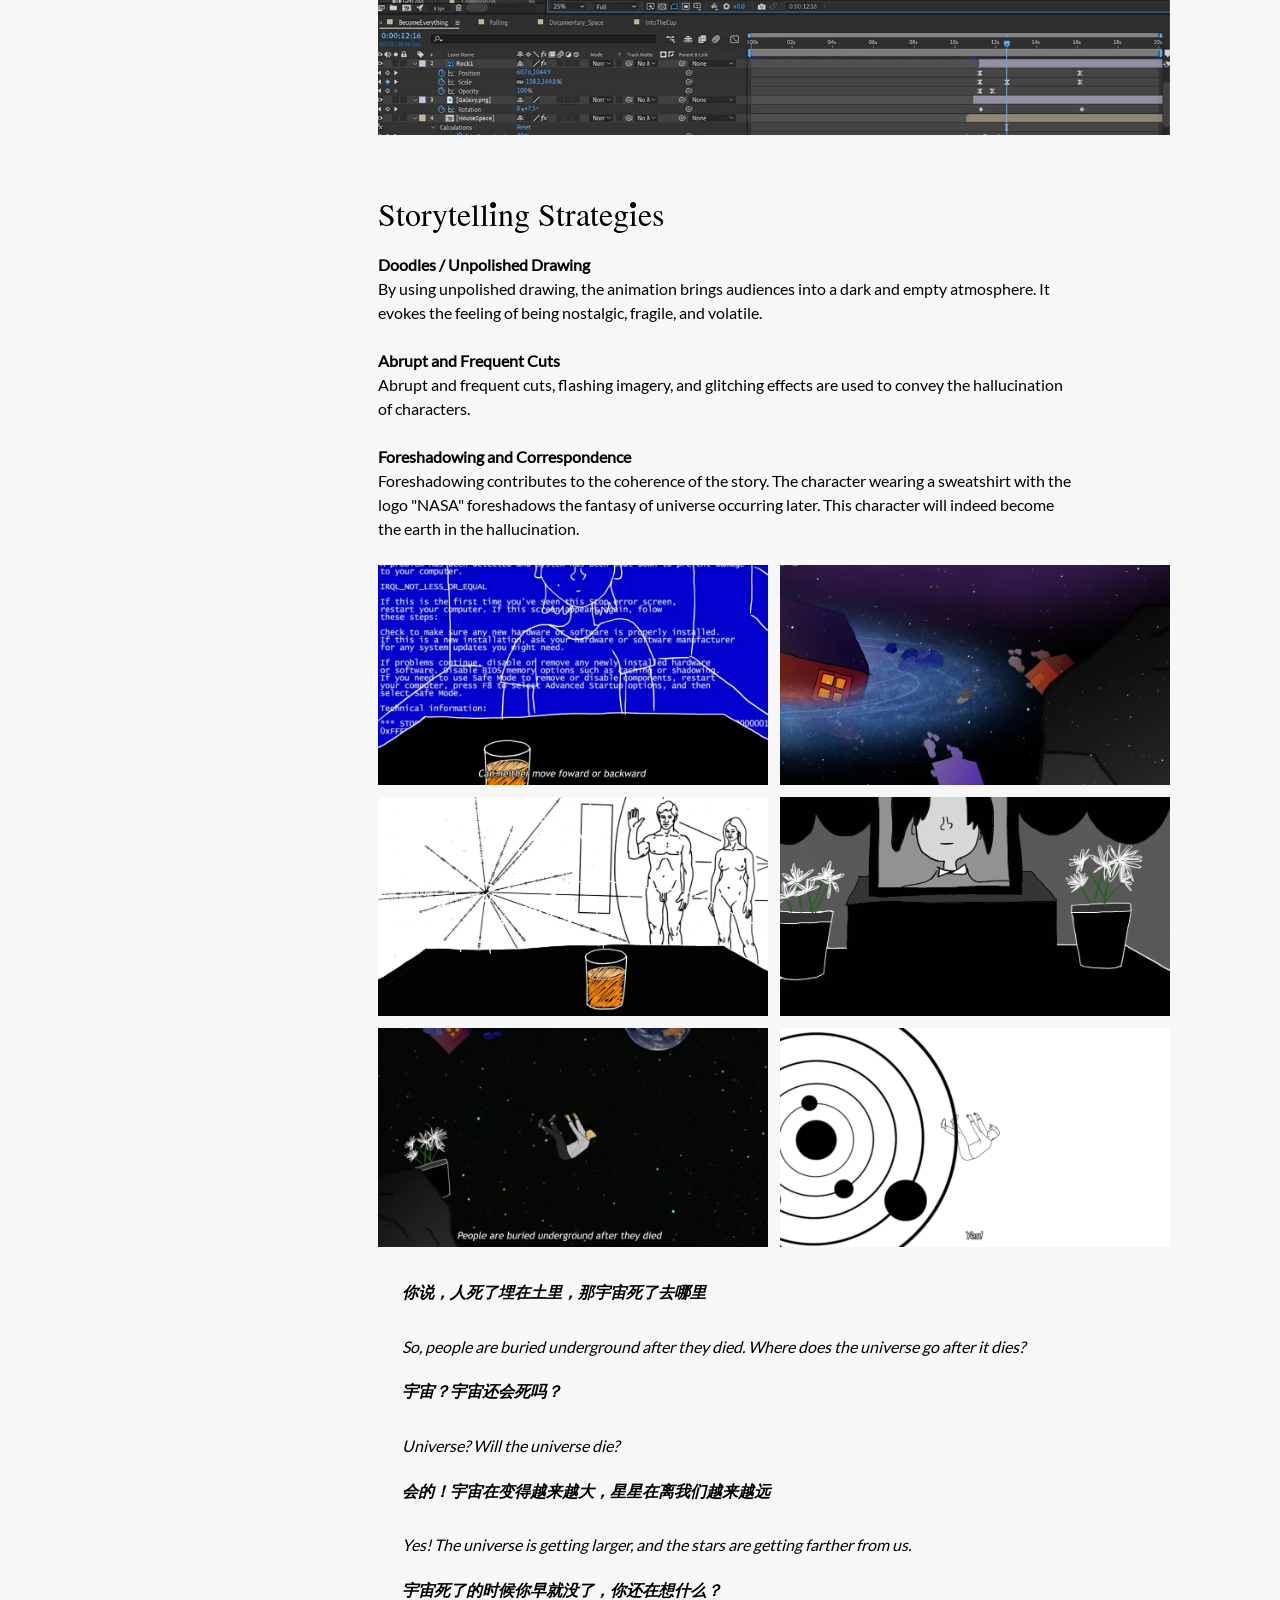
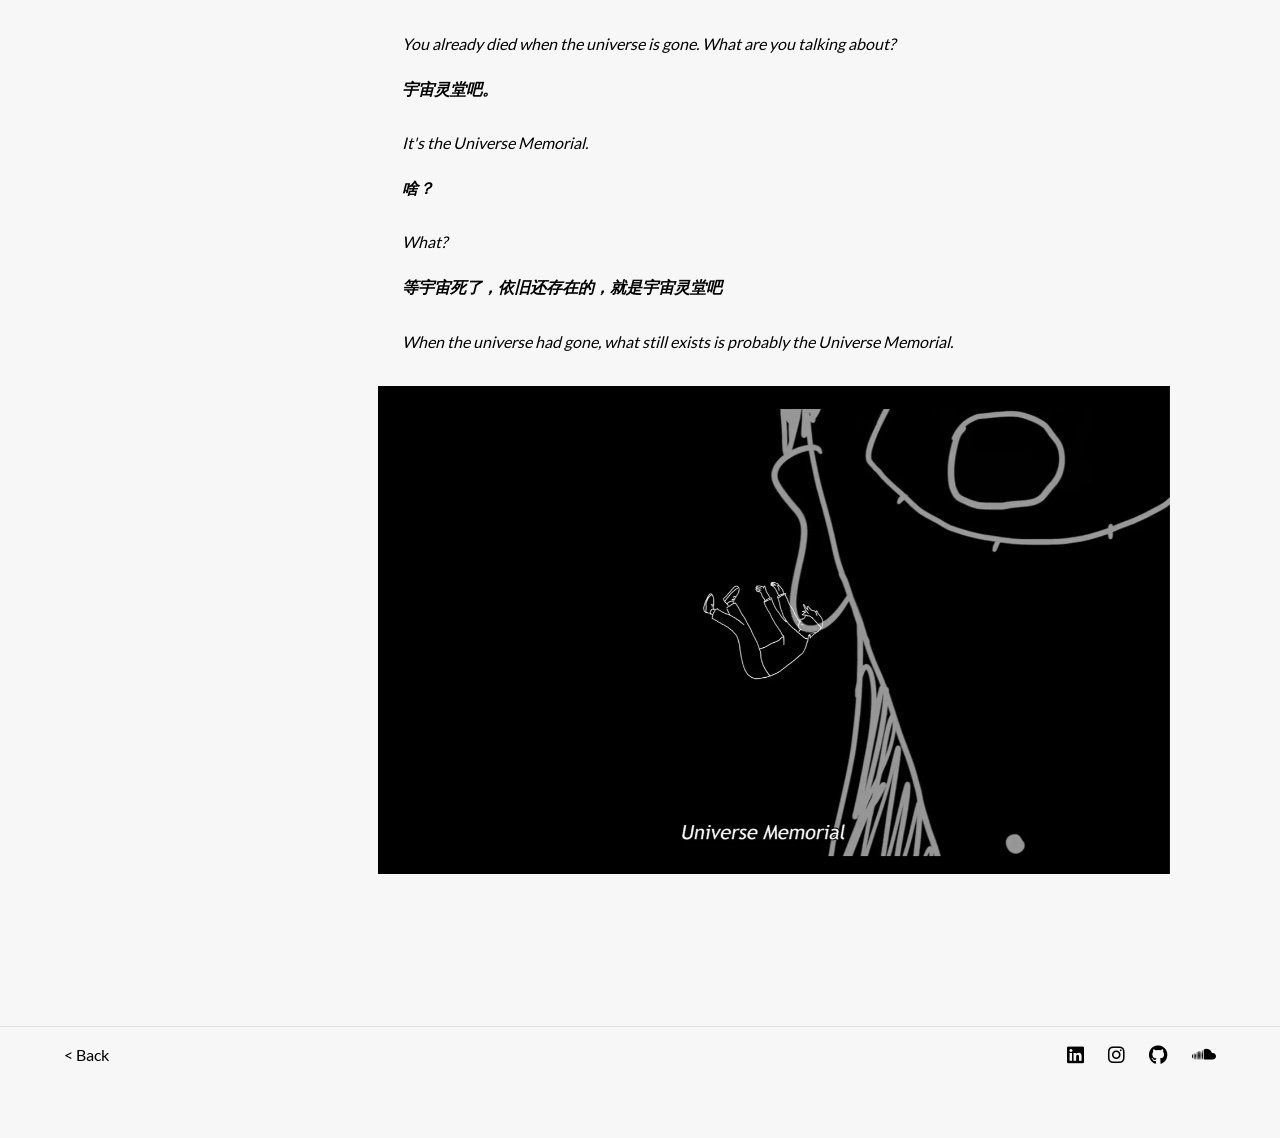
<file: works/universe-memorial.html>
<!DOCTYPE html>
<html lang="en">
<head>
  <meta charset="UTF-8">
  <meta name="viewport" content="width=device-width, initial-scale=1.0">
  <title>Universe Memorial</title>
  <link rel="stylesheet" href="../css/base.css">
  <link rel="stylesheet" href="../css/layout.css">
  <link rel="stylesheet" href="../css/nav.css">
  <link rel="stylesheet" href="../css/leftBar.css">
  <link rel="stylesheet" href="../css/works/works-base.css">
  <link rel="stylesheet" href="../css/works/universe-memorial.css">
  <link rel="stylesheet" href="../css/footer.css">
  <script src="../js/generateBackground.js"></script>
  <link rel="stylesheet" href="../css/responsive.css">

  <!-- Font Awesome -->
  <link rel="stylesheet" href="https://cdnjs.cloudflare.com/ajax/libs/font-awesome/6.5.0/css/all.min.css">
</head>

<body class="work-page">
  <div id="nav"></div>
  <script src="../js/nav.js"></script>

  <div class="main-container">

    <!-- Left bar -->
    <script src="../js/leftBar.js"></script>
    <script>
      document.addEventListener('DOMContentLoaded', () => {
        document.querySelector('.main-container').prepend(createLeftBar());
      });
    </script>

    <div class="works-content">

      <!-- Banner -->
      <div class="banner-container">
        <img src="../assets/works/universe-memorial/banner.webp" alt="Universe Memorial Banner" class="banner">
      </div>

      <!-- Project brief -->
      <script src="../js/generateProjectBrief.js"></script>
      <script src="../js/worksContentFadeIn.js"></script>
      <script>
        (async () => {
          await generateProjectBrief(
            "Universe Memorial",
            `While talking with his friend, a man hallucinated about the universe and "witnessed" himself falling into the glass in front of him.`,
            ``,
            ["Adobe After Effects", "SketchBook Pro"],
            ["Personal Project"],
            ["Zhiyuan Yang for Dubbing", "Dakota Gearhart"]
          );
          animateFadeIn(document.querySelector('.works-content')?.children ?? [], 0.15);
        })();
      </script>

      <div class="content-container">

        <figure class="content-figure-container">
          <iframe class="content-video" src="https://drive.google.com/file/d/1C2ltgqCO1z_tVvQMiYyPIop9amw_DR4l/preview" allowfullscreen></iframe>
        </figure>

        <p>
          宇宙 (Yu Zhou) is the Universe. And 灵堂 (Ling Tang), unique to Chinese culture, is a shrine or a memorial devoted to those who have passed away. Ling Tang typically has a coffin and a black-and-white photograph of the deceased. 宇宙灵堂 denotes the memorial built after the universe died — an ultimate representation of nothingness. If our whole world is approaching nothing, then who are we right now?
        </p>

        <p>
          It was a night on the Brooklyn Bridge, with the wind brushing against my face and the traffic roaring around me. I knew that the water was surging beneath and, deep in the dark sky, planets were drifting incessantly. As I walked along this seemingly endless bridge, I had a sudden realization that, much like all the other motions in the world, our lives simply continue to go on.
        </p>

        <!-- Moodboard & Inspirations -->
        <h1 class="content-title">Moodboard &amp; Inspirations</h1>

        <p class="small-heading">Films by Chinese Director 刘健 (Liu Jian): Piercing I (2010), Have a Nice Day (2018)</p>
        <p>
          Liu Jian combines the aesthetics of unpolished drawings with 80s Chinese animation style in his movies. From the views of mundane characters, he narrates stories that show sarcasm and power.
        </p>

        <p class="small-heading">Multiverse</p>
        <p>
          In the film Everything Everywhere All At Once (2022), characters' struggles and feelings are carried across the multiverse. In different worlds, they are all trapped in similar plights.
        </p>

        <p class="small-heading">Everything and Nothing (2011)</p>
        <p>
          A documentary where doctor Jim Al-Khalili discussed what is nothingness from a scientific perspective, explaining how the universe is expanding and how stars are getting farther from us rapidly.
        </p>

        <p class="small-heading">My Life</p>
        <p>
          Living real while feeling digital.
        </p>

        <figure class="content-figure-container fig-half">
          <img src="../assets/works/universe-memorial/storyboard.webp" alt="Storyboard">
        </figure>

        <figure class="content-figure-container">
          <img src="../assets/works/universe-memorial/process.webp" alt="Process">
        </figure>

        <!-- Storytelling Strategies -->
        <h1 class="content-title">Storytelling Strategies</h1>

        <p class="small-heading">Doodles / Unpolished Drawing</p>
        <p>
          By using unpolished drawing, the animation brings audiences into a dark and empty atmosphere. It evokes the feeling of being nostalgic, fragile, and volatile.
        </p>

        <p class="small-heading">Abrupt and Frequent Cuts</p>
        <p>
          Abrupt and frequent cuts, flashing imagery, and glitching effects are used to convey the hallucination of characters.
        </p>

        <p class="small-heading">Foreshadowing and Correspondence</p>
        <p>
          Foreshadowing contributes to the coherence of the story. The character wearing a sweatshirt with the logo "NASA" foreshadows the fantasy of universe occurring later. This character will indeed become the earth in the hallucination.
        </p>

        <div class="fig-grid fig-grid-2col">
          <figure class="content-figure-container">
            <img src="../assets/works/universe-memorial/doc-1.webp" alt="Universe Memorial">
          </figure>
          <figure class="content-figure-container">
            <img src="../assets/works/universe-memorial/doc-2.webp" alt="Universe Memorial">
          </figure>
          <figure class="content-figure-container">
            <img src="../assets/works/universe-memorial/doc-3.webp" alt="Universe Memorial">
          </figure>
          <figure class="content-figure-container">
            <img src="../assets/works/universe-memorial/doc-4.webp" alt="Universe Memorial">
          </figure>
          <figure class="content-figure-container">
            <img src="../assets/works/universe-memorial/doc-5.webp" alt="Universe Memorial">
          </figure>
          <figure class="content-figure-container">
            <img src="../assets/works/universe-memorial/doc-6.webp" alt="Universe Memorial">
          </figure>
        </div>

        <div class="dialogue">
          <p><span class="dialogue-zh">你说，人死了埋在土里，那宇宙死了去哪里</span><br>So, people are buried underground after they died. Where does the universe go after it dies?</p>
          <p><span class="dialogue-zh">宇宙？宇宙还会死吗？</span><br>Universe? Will the universe die?</p>
          <p><span class="dialogue-zh">会的！宇宙在变得越来越大，星星在离我们越来越远</span><br>Yes! The universe is getting larger, and the stars are getting farther from us.</p>
          <p><span class="dialogue-zh">宇宙死了的时候你早就没了，你还在想什么？</span><br>You already died when the universe is gone. What are you talking about?</p>
          <p><span class="dialogue-zh">宇宙灵堂吧。</span><br>It's the Universe Memorial.</p>
          <p><span class="dialogue-zh">啥？</span><br>What?</p>
          <p><span class="dialogue-zh">等宇宙死了，依旧还存在的，就是宇宙灵堂吧</span><br>When the universe had gone, what still exists is probably the Universe Memorial.</p>
        </div>

        <figure class="content-figure-container">
          <img src="../assets/works/universe-memorial/final-img.webp" alt="Universe Memorial Ending">
        </figure>

      </div>
    </div>
  </div>

  <div id="footer"></div>
  <script src="../js/footer.js"></script>
</body>
</html>
</file>
<file: css/base.css>
html {
    font-size: 16px;
}

figure {
    display: flex;
    flex-direction: column;
    align-items: center;
    margin: 0;
}

caption {
    display: block;
    text-align: center;
    font-size: 0.9rem;
    color: #555;
    margin-top: 0.5rem;
}

a {
  color: inherit;
  text-decoration: none;
}

button {
    font: inherit;
}

p {
    font-size: 1rem;
    line-height: 1.5;
}

/*font*/
@font-face {
    font-family: "TitleFont";
    src: url("../assets/fonts/TimesDotRom.otf") format("truetype");
    font-weight: 400;
    font-style: normal;
}

@font-face {
    font-family: "ContentFont";
    src: url("../assets/fonts/Lato-Regular.ttf") format("truetype");
    font-weight: 450;
    font-style: normal;
}

/* @font-face {
    font-family: "ContentFont";
    src: url("../assets/fonts/SpaceMono-Bold.ttf") format("truetype");
    font-weight: 800;
    font-style: bold;
} */



body {
    margin: 0;
    padding-top: 70px; 
    font-family: "ContentFont", sans-serif;
    background-color: rgb(247, 247, 247);
}

body::before {
    content: '';
    position: fixed;
    inset: 0;
    z-index: -1;
    pointer-events: none;
    opacity: 0.1;
}

h1, h2, h3, h4, h5, h6 {
    font-family: "TitleFont", serif;
    font-weight: 400;
    font-style: normal;
}
</file>
<file: css/layout.css>
.main-container {
    display: flex;
    gap: 2rem;
    margin: 0 auto;
    padding: 2rem 5% 5% 5%;
}

.content-container {
    flex: 1;
    display:block;
    gap: 2rem;
    padding: 0 5% 5% 5%;
}

/* Project Grid */
.project-grid {
  display: grid;
  grid-template-columns: repeat(2, 1fr);
  gap: 60px 40px; 
  padding-top: 15%;
}

/* Image container with 4:3 aspect ratio */
.project-image-wrapper {
  aspect-ratio: 14 / 9;
  overflow: hidden;
  background: #f0f0f0;
  border-radius: 2px;
  position:relative;
  cursor: pointer;
}

/* Image fills container and crops from center */
.project-image-wrapper img {
  width: 100%;
  height: 100%;
  object-fit: cover;        /* crops to fill */
  object-position: center;  /* crops from center */
  transition: filter 0.5s smooth; /* smooth blur transition */
}

.project-image-wrapper:hover img {
  filter: blur(5px);

}


/* Overlay hidden by default */
/* adding a black background for the overlay */
.project-overlay {
  position: absolute;
  top: 0;
  left: 0;
  width: 100%;
  height: 100%;
  background: rgba(0, 0, 0, 0.5);  /* 50% dim */
  opacity: 0;
  transition: opacity 0.3s ease;
  display: flex;
  flex-direction: column;
  align-items: flex-start;
  justify-content: space-between;
  padding: 15px;
  box-sizing: border-box;
}


/* Show overlay on hover */
.project-image-wrapper:hover .project-overlay {
  opacity: 1;
}

.project-subtitle {
  color: white;
  font-size: 1rem;
  line-height: 1.4;
  margin: 0;
  text-align: left;
}

.project-label {
  color: white;
  font-size: 0.8rem;
  line-height: 1.4;
  margin: 0;
  text-align: left;
}

.project-labels-table {
  display: grid;
  grid-template-columns: minmax(0, 1fr);
  gap: 0.1rem;
  justify-items: start;
}


/* Fade in effects for cards*/
@keyframes enter {
  from { opacity: 0; }
  to   { opacity: 1; }
}

/* Card styling */
.project-card-link {
  text-decoration: none;
  color: inherit;
  display: block;
}

.project-card {
  transition: all 0.3s ease;
  display: block;
}

.project-card.card-enter {
  animation: enter 0.2s both;
}

.project-card-footer {
  display: flex;
  align-items: top;
  justify-content: space-between;
  margin-top: 5px;
}

.project-year {
  font-family: "ContentFont", sans-serif;
  align-items: top;
  font-size: 0.8rem;
  color: #888;
  flex-shrink: 0;
}

.project-card h3 {
  margin: 0;
  font-size: 1.25rem;
  font-weight: 600;
  text-align: right;
}

.project-card a:hover {
  opacity: 1; 
}
#project-grid-container {
    flex: 1;
}
</file>
<file: css/nav.css>
.nav {
  display: flex;
  justify-content: space-between;
  align-items: center;
  padding: 1rem 2rem;
  position: fixed;
  background-color: #f4f4f4;
  /* border-bottom: 1px dotted #292929; */
  top: 0;
  left: 0;
  right: 0;  
  z-index: 100;
}

.nav-name {
  font-family: "TitleFont", serif;
  font-size: 1.5rem;
  text-decoration: none;
  color: inherit;
  font-weight: 500;
}

.nav-links {
  list-style: none;
  font-family: "TitleFont", sans-serif;
  margin: 0;
  padding: 0;
  display: flex;
  gap: 2rem;
}

.nav-links a {
  text-decoration: none;
  color: inherit;
}

.nav-links a:hover {
  opacity: 0.5;
}
</file>
<file: css/leftBar.css>
.left-bar {
    flex: 0 0 180px;
    display: flex;
    flex-direction: column;
    gap: 1rem;
    padding: 6rem 1rem 6rem 1rem;
    border-right: 1px solid #e0e0e0; /* originally #e0e0e0 */
    max-height: 60vh; /*calc(100vh - 6rem);*/
    overflow-y: auto;
    position: sticky;
    top: 4rem;
}

.left-title {
    margin: 0;
    font-size: 1rem;
    font-weight: 600;
    letter-spacing: 1px;
    /*text-transform: uppercase;*/
}

.left-btn {
    padding: 0.6rem 0rem;
    background: transparent;
    /*border: 1px solid #00000000;*/
    border: none;
    cursor: pointer;
    font-size: 0.9rem;
    transition: all 0.2s ease;
    text-align: left;
}

.left-btn:hover {
    background: #f5f5f5;
}

.left-btn-row {
    display: flex;
    flex-direction: column;
    gap: 1rem;
}
</file>
<file: css/teaching.css>
.teaching-container {
    flex: 1;
    padding: 3rem 5% 5% 5%;
}

.teaching-section {
    margin-bottom: 3.5rem;
}

.section-label {
    border-bottom: 1px solid #e8e8e8;
    padding-bottom: 0.5rem;
    margin: 0 0 0.8rem;
}

.teaching-entry {
    display: flex;
    justify-content: space-between;
    align-items: baseline;
    gap: 2rem;
    padding: 0.75rem 0;
    border-bottom: 1px solid #f2f2f2;
}

.teaching-entry:last-child {
    border-bottom: none;
}

.entry-body {
    flex: 1;
}

.entry-role {
    font-weight: 400;
    font-size: 1.1rem;
    margin-bottom: 0.1rem;
}

.entry-course {
    font-size: 1rem;
    margin: 0.15rem 0;
}

.entry-school {
    font-size: 0.9rem;
    color: #666;
    margin-bottom: 0.15rem;
}

.entry-instructor {
    font-size: 0.85rem;
    color: #999;
}

.entry-topic {
    font-size: 0.9rem;
    margin-top: 0.2rem;
    color: #555;
}

.entry-topic a {
    text-decoration: underline;
    text-underline-offset: 2px;
}

.entry-topic a:hover {
    opacity: 0.5;
}

.entry-links {
    margin-top: 0.3rem;
    font-size: 0.85rem;
}

.entry-links a {
    text-decoration: underline;
    text-underline-offset: 2px;
}

.entry-links a:hover {
    opacity: 0.5;
}

.entry-date {
    font-size: 0.85rem;
    color: #aaa;
    white-space: nowrap;
    flex-shrink: 0;
}


.teaching-figure-container {
    width: 40%;
    margin: 0 auto 2rem;
    display: flex;
    justify-content: center;
}

.teaching-figure-container img {
    width: 100%;
    height: auto;
    display: block;
    object-fit: cover;
}
</file>
<file: css/responsive.css>
/*RESPONSIVE — Tablet & Mobile Breakpoints*/

/* ── Tablet (≤ 1024px) ── */
@media (max-width: 1024px) {
  .project-grid {
    gap: 24px;
  }

  .project-meta-container {
    grid-template-columns: repeat(2, 1fr);
  }
}

/* ── Mobile (≤ 768px) ── */
@media (max-width: 768px) {

  /* Nav */
  .nav {
    padding: 0.75rem 1.25rem;
  }

  .nav-name {
    font-size: 1.1rem;
  }

  .nav-links {
    gap: 1rem;
    font-size: 0.9rem;
  }

  /* ── Main layout: stack vertically ── */
  .main-container {
    flex-direction: column;
    padding: 0rem 1.25rem 3rem;
    gap: 0;
  }

  .content-container {
    padding: 0;
  }

  /* ── Left bar: title row + scrollable button row ── */
  .left-bar {
    flex: none;
    width: 100%;
    max-height: none;
    overflow: visible;
    flex-direction: column;
    gap: 0.5rem;
    padding: 1rem 0;
    border: none;
    border-top: 1px solid #e0e0e0;
    border-bottom: 1px solid #e0e0e0;
    /* margin-top: 5vh; */
    margin-bottom: 10vh;
    position: static;
    top: auto;
  }

  .left-title,
  .left-bar-title {
    font-size: 0.8rem;
    margin: 0;
  }

  .left-btn-row {
    display: flex;
    flex-direction: row;
    flex-wrap: nowrap;
    overflow-x: auto;
    overflow-y: hidden;
    -webkit-overflow-scrolling: touch;
    gap: 0.5rem;
  }

  .left-btn {
    padding: 0.3rem 0;
    border: 1px solid #e0e0e0;
    border-radius: 2px;
    font-size: 0.85rem;
    padding: 0.3rem 0.5rem;
    color: inherit;
    /* text-decoration: underline; */
    white-space: nowrap;
  }

  /* ── Project grid: single column ── */
  .project-grid {
    grid-template-columns: 1fr;
    gap: 1.5rem;
    padding-top: 1.5rem;
  }

  /* ── About page ── */
  .about-me-container {
    flex-direction: column;
    height: auto;
    overflow: visible;
    padding: 5rem 1.25rem 3rem;
    gap: 1.5rem;
  }

  .about-me-container .left {
    width: 100%;
    padding: 0;
    overflow: visible;
  }

  .about-me-container .right {
    width: 100%;
    align-items: flex-start;
    justify-content: flex-start;
  }

  #profile-image {
    width: 100%;
    max-height: 70vh;
    object-fit: contain;
    object-position: left;
  }

  /* ── Teaching page ── */
  .teaching-container {
    padding: 1.5rem 0;
  }

  .teaching-figure-container {
    width: 100%;
  }

  .teaching-entry {
    flex-direction: column;
    gap: 0.25rem;
    align-items: flex-start;
  }

  .entry-date {
    order: -1;
  }

  /* ── Works pages ── */
  .works-content {
    padding: 0 0 2rem;
  }

  .work-page .content-container {
    padding: 0;
  }

  .content-container p {
    margin: 1.5rem 0;
  }

  .project-title-container {
    grid-template-columns: 1fr;
  }

  .brief-title       { grid-column: 1; }
  .brief-date        { grid-column: 1; grid-row: 3; text-align: left; }
  .brief-labels      { grid-column: 1; grid-row: 2; }
  .brief-description { grid-column: 1; grid-row: 4; }

  .project-meta-container {
    grid-template-columns: 1fr;
    gap: 1rem;
    margin-right: 0;
  }

  /* Standalone size modifiers */
  .fig-wide,
  .fig-half {
    width: 100%;
  }

  /* All fig-grid variants collapse to single column */
  .fig-grid {
    grid-template-columns: 1fr !important;
  }

  /* ── Lab page ── */
  .lab-content {
    padding-top: 1rem;
  }

  /* ── Footer ── */
  .footer {
    padding: 1rem 1.25rem 3rem;
  }
}
</file>
<file: css/works/works-base.css>
/* Main layout - leftbar + right content, DO NOT CHANGE THIS*/
.work-page .main-container {
    padding: 2rem 5% 5% 5%;
}

/* ── Banner ── */
.banner-container {
  position: relative;
  display: block;
  width: 100%;
  aspect-ratio: 16 / 9;
  overflow: hidden;
  align-self: flex-start;
}

.banner-container .banner {
  width: 100%;
  height: 100%;
  object-fit: cover;
  object-position: center;
}

/* ── Works content column ── */
.work-page .content-container {
    flex: 1;
    display:block;
    gap: 2rem;
    padding: 0 0 5% 0;
}


.works-content {
    flex: 1;
    display: flex;
    flex-direction: column;
    gap: 1rem;
    padding: 0 4% 2rem 6%;
}

.content-container p{
    margin:0rem 12% 1.5rem 0;
}

/* ── Project title block ── */
.project-title-container {
    display: grid;
    grid-template-columns: repeat(6,1fr);
    grid-template-rows: auto;
    align-items: start;
    /*margin: 0 2rem 2rem 0;*/
    gap: 0 2rem;
    /*padding-right: 5%;*/
    padding-top: 1.5rem;
}
.brief-title        { grid-column: 1/6; grid-row: 1; margin: 0; font-size: 3rem; text-transform: uppercase; }
.brief-date         { grid-column: 6;   grid-row: 1; text-align: right; margin: 0; font-size: 0.9rem;}
.brief-labels       { grid-column: 1/6; grid-row: 2; margin: 0; margin-top: 0.2rem; font-size: 0.9rem; color: #555; }
.brief-description  { grid-column: 1/6; grid-row: 3; margin: 0; margin-top: 1rem; }

/* ── Project meta block ── */
.project-meta-container {
    display: grid;
    grid-template-columns: repeat(3,1fr);
    gap: 2rem;
    margin: 1.5rem 2rem 2rem 0;
    padding-top: 0.5rem;
    /*padding-right: 5%;*/
    border-top: 1px solid #ddd;
}

.meta-item {
    display: block;
    line-height: 1.2;
    font-size: 0.9rem;
}

.meta-overview {
    display: block;
    line-height: 1.2;

}

.meta-item + .meta-item {
    margin-top: 0.6rem;
}

.meta-item-title {
    font-weight: bold;
    font-size: 1.1rem;
    margin-bottom: 0.5rem;
}

/* ── Call-out sentences ── */
.call-out-container {
    display: flex;
    justify-content: center;
    align-items: center;
    margin: 1.5em 1.5em;
    padding: 1rem 1rem;
}
.content-container .call-out-container p {
    margin: 0;
    text-align: center;
    font-size: 1.25rem;
    font-weight: 400;
    font-style: italic;
}


.content-container p.small-heading{
    font-weight: 600;
    margin: 0;
}


.content-title {
    margin: 4rem 60% 1rem 0;
    padding: 0;
    /*border-bottom: 1px dashed #2c2c2c;*/
}

/* ── Figures ── */
.content-figure-container {
    position: relative;
    margin: 1rem auto;
    text-align: center;
}

.content-figure-container img {
    width: 100%;
    height: auto;
    display: block;
}

.content-figure-container video {
    width: 100%;
    height: auto;
    display: block;
}

.iframe-block-overlay {
    position: absolute;
    inset: 0;
    z-index: 1;
    cursor: default;
}

figcaption {
    font-size: 0.85rem;
    color: #666;
    margin-top: 0rem;
    text-align: center;
}

/* Standalone size modifiers */
.fig-full { width: 100%; }
.fig-wide { width: 80%; }
.fig-half { width: 50%; }

/* ── Figure grids ── */

/* Base: shared by all fig-grid instances */
.fig-grid {
    display: grid;
    gap: 0.75rem;
    margin: 1rem 0;
}

.fig-grid .content-figure-container {
    margin: 0;
    width: 100%;
    height: 100%;
    position: relative;
    overflow: hidden;
    aspect-ratio: 16 / 9;
}

.fig-grid .content-figure-container img {
    position: absolute;
    top: 0; left: 0;
    width: 100%;
    height: 100%;
    object-fit: cover;
    object-position: center;
}


/* ── Embedded video ── */
.content-video {
    width: 100%;
    aspect-ratio: 16 / 9;
    border: none;
    display: block;
    margin: 1rem 0;
}

a {
  color: inherit;
  text-decoration: underline;
}

a:hover {
  opacity: 0.4; 
} 

/* embedded website */
.website-embed {
    width: 100%;
    height: 600px;
    border: none;
}
</file>
<file: css/works/drip-feed.css>
/* fig-grid-1: portrait left spanning 2 rows, 2 landscape stacked right */
.fig-grid-1 {
    grid-template-columns: 5fr 5fr;
    grid-template-rows: auto auto;
}
.fig-grid-1 .content-figure-container:first-child {
    grid-row: 1 / 3;
    aspect-ratio: 3 / 4;
}
.fig-grid-1 .content-figure-container:not(:first-child) {
    aspect-ratio: 16 / 9;
}



/* fig-grid-2: 2 portrait video columns */
.fig-grid-2 {
    grid-template-columns: 1fr 1fr;
    max-width: 60%;
    margin-left: auto;
    margin-right: auto;
}
.fig-grid-2 .content-figure-container {
    aspect-ratio: 9 / 16;
}
.fig-grid-2 .content-figure-container video {
    position: absolute;
    top: 0; left: 0;
    width: 100%;
    height: 100%;
    object-fit: cover;
    object-position: center;
}
</file>
<file: css/footer.css>
.footer {
  display: flex;
  justify-content: space-between;
  align-items: center;
  padding: 1rem 5% 4.5rem 5%;
  border-top: 1px solid #e0e0e0;
  margin-top: 0rem;
}

.footer-back {
  text-decoration: none;
  color: inherit;
}

.footer-back:hover {
  opacity: 0.5;
}

.footer-socials {
  display: flex;
  gap: 1.5rem;
  align-items: center;
}

.footer-socials a {
  font-size: 1.2rem;
  color: inherit;
  text-decoration: none;
}

.footer-socials a:hover {
  opacity: 0.5;
}
</file>
<file: css/works/odyssey.css>
.fig-grid-1 {
    grid-template-columns: 1fr 1fr;
    grid-template-rows: auto auto;
}
</file>
<file: css/works/rebooting-robots.css>
/* fig-grid-1: 2-column portrait image pair */
.fig-grid-1 {
    grid-template-columns: 1fr 1fr;
}
.fig-grid-1 .content-figure-container {
    aspect-ratio: 3 / 4;
}

/* fig-grid-2: 2-column portrait grid for video pairs */
.fig-grid-2 {
    grid-template-columns: 1fr 1fr;
    max-width: 60%;
    margin-left: auto;
    margin-right: auto;
}
.fig-grid-2 .content-figure-container {
    aspect-ratio: 9 / 16;
}
.fig-grid-2 .content-figure-container video {
    position: absolute;
    top: 0; left: 0;
    width: 100%;
    height: 100%;
    object-fit: cover;
    object-position: center;
}
</file>
<file: css/works/tape-traverse.css>
/* fig-grid-1: intro — portrait left (4fr), 2 landscape stacked right (6fr) */
.fig-grid-1 {
    grid-template-columns: 4fr 6fr;
    grid-template-rows: auto auto;
}
.fig-grid-1 .content-figure-container:first-child {
    grid-row: 1 / 3;
    aspect-ratio: 3 / 4;
}
.fig-grid-1 .content-figure-container:not(:first-child) {
    aspect-ratio: 16 / 9;
}

/* fig-grid-2: tapeslider — 3 equal columns */
.fig-grid-2 { grid-template-columns: 1fr 1fr; }
.fig-grid-2 .content-figure-container {
    aspect-ratio: 4 / 3;
}

/* fig-grid-3: process/build — 3 equal columns */
.fig-grid-3 { grid-template-columns: 1fr 1fr; }
.fig-grid-3 .content-figure-container {
    aspect-ratio: 4 / 3;
}
</file>
<file: css/works/universe-memorial.css>
/* fig-grid-2col: 2-column grid for documentary stills */
.fig-grid-2col {
    grid-template-columns: 1fr 1fr;
}

/* Dialogue block */
.dialogue {
    margin: 2rem 12% 2rem 0;
    font-style: italic;
    padding-left: 1.5rem;
}

.dialogue p {
    margin: 0 0 1.2rem 0;
    line-height: 1.6;
}

.dialogue-zh {
    display: block;
    font-weight: bold;
    margin-bottom: 0.2rem;
}
</file>
